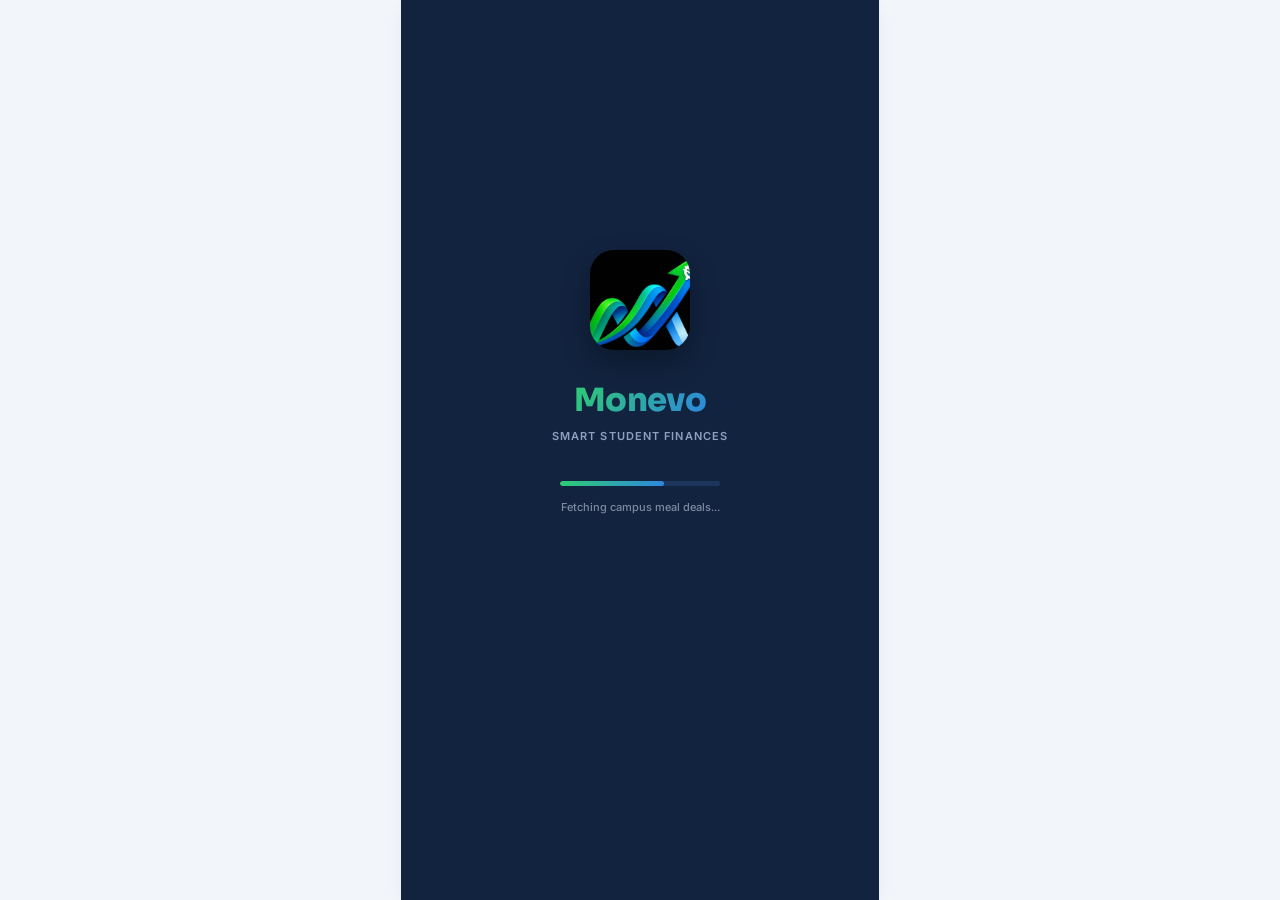
<file: index.html>
<!DOCTYPE html>
<html lang="en">
<head>
  <meta charset="UTF-8">
  <meta name="viewport" content="width=device-width, initial-scale=1.0, maximum-scale=1.0, user-scalable=no">
  <title>Monevo — Smart Money. Smarter Student Life.</title>
  <link rel="manifest" href="manifest.json">
  <meta name="theme-color" content="#12233F">
  <meta name="apple-mobile-web-app-capable" content="yes">
  <meta name="apple-mobile-web-app-status-bar-style" content="black-translucent">
  <meta name="apple-mobile-web-app-title" content="Monevo">
  <link rel="apple-touch-icon" href="images/icon-192.png">
  <link rel="icon" type="image/png" href="images/monevo-logo.png">
  <link rel="preconnect" href="https://fonts.googleapis.com">
  <link href="https://fonts.googleapis.com/css2?family=Sora:wght@400;600;700;800&family=Inter:wght@400;500;600;700&family=IBM+Plex+Mono:wght@500;600;700&display=swap" rel="stylesheet">
  <link rel="stylesheet" href="css/style.css">
  <style>
    .splash-view {
      flex: 1;
      display: flex;
      flex-direction: column;
      align-items: center;
      justify-content: center;
      background: var(--navy);
      color: #FFFFFF;
      position: relative;
      padding: 32px 24px;
      text-align: center;
    }
    .logo-container {
      margin-bottom: 20px;
      animation: pulseGlow 2.5s infinite ease-in-out;
    }
    @keyframes pulseGlow {
      0%, 100% { transform: scale(1); filter: drop-shadow(0 0 10px rgba(46, 204, 113, 0.4)); }
      50% { transform: scale(1.05); filter: drop-shadow(0 0 24px rgba(46, 134, 222, 0.7)); }
    }
    .splash-title {
      font-family: var(--font-brand);
      font-weight: 800;
      font-size: 32px;
      letter-spacing: -0.02em;
      background: var(--grad);
      -webkit-background-clip: text;
      background-clip: text;
      color: transparent;
      margin-bottom: 6px;
    }
    .splash-tagline {
      color: #8DA0BF;
      font-size: 11px;
      font-weight: 600;
      letter-spacing: 0.1em;
      text-transform: uppercase;
      margin-bottom: 36px;
    }
    .progress-track {
      width: 160px;
      height: 5px;
      background: #1C355C;
      border-radius: 6px;
      overflow: hidden;
      margin-bottom: 14px;
    }
    .progress-bar-inner {
      width: 0%;
      height: 100%;
      background: var(--grad);
      border-radius: 6px;
      transition: width 0.3s ease;
    }
    .loading-status {
      font-size: 11px;
      color: #7C8AA0;
      font-weight: 500;
      min-height: 16px;
    }
    .splash-actions {
      margin-top: 32px;
      display: flex;
      flex-direction: column;
      gap: 10px;
      width: 100%;
      max-width: 260px;
      opacity: 0;
      transform: translateY(12px);
      transition: all 0.5s ease;
    }
    .splash-actions.visible {
      opacity: 1;
      transform: translateY(0);
    }
  </style>
</head>
<body>

<div class="app-viewport">
  <div class="app-container">
    <div class="splash-view">
      <div class="logo-container">
        <img src="images/monevo-logo.png" alt="Monevo Logo" style="width: 100px; height: 100px; border-radius: 24px; object-fit: cover; box-shadow: 0 12px 28px rgba(0,0,0,0.3);">
      </div>

      <div class="splash-title">Monevo</div>
      <div class="splash-tagline">Smart Student Finances</div>

      <div class="progress-track">
        <div class="progress-bar-inner" id="splashProgress"></div>
      </div>
      <div class="loading-status" id="splashStatus">Initializing student wallet...</div>

      <div class="splash-actions" id="splashActions">
        <a href="pages/dashboard.html" class="btn-grad" style="padding: 14px;">Enter Demo Dashboard →</a>
        <a href="pages/login.html" class="btn-secondary" style="background: rgba(255,255,255,0.08); color: #fff; border-color: rgba(255,255,255,0.15);">Log In / Register</a>
      </div>
    </div>
  </div>
</div>

<script src="js/app.js"></script>
<script>
  // Simulated App Preload Progress
  const progressEl = document.getElementById('splashProgress');
  const statusEl = document.getElementById('splashStatus');
  const actionsEl = document.getElementById('splashActions');

  const steps = [
    { pct: 30, text: 'Loading semester budgets...' },
    { pct: 65, text: 'Fetching campus meal deals...' },
    { pct: 90, text: 'Syncing savings goals...' },
    { pct: 100, text: 'Ready!' }
  ];

  let currentStep = 0;
  function runStep() {
    if (currentStep < steps.length) {
      progressEl.style.width = steps[currentStep].pct + '%';
      statusEl.textContent = steps[currentStep].text;
      currentStep++;
      setTimeout(runStep, 450);
    } else {
      setTimeout(() => {
        actionsEl.classList.add('visible');
        statusEl.textContent = 'Welcome back, Alex!';
      }, 200);
    }
  }

  setTimeout(runStep, 300);
</script>
</body>
</html>
</file>
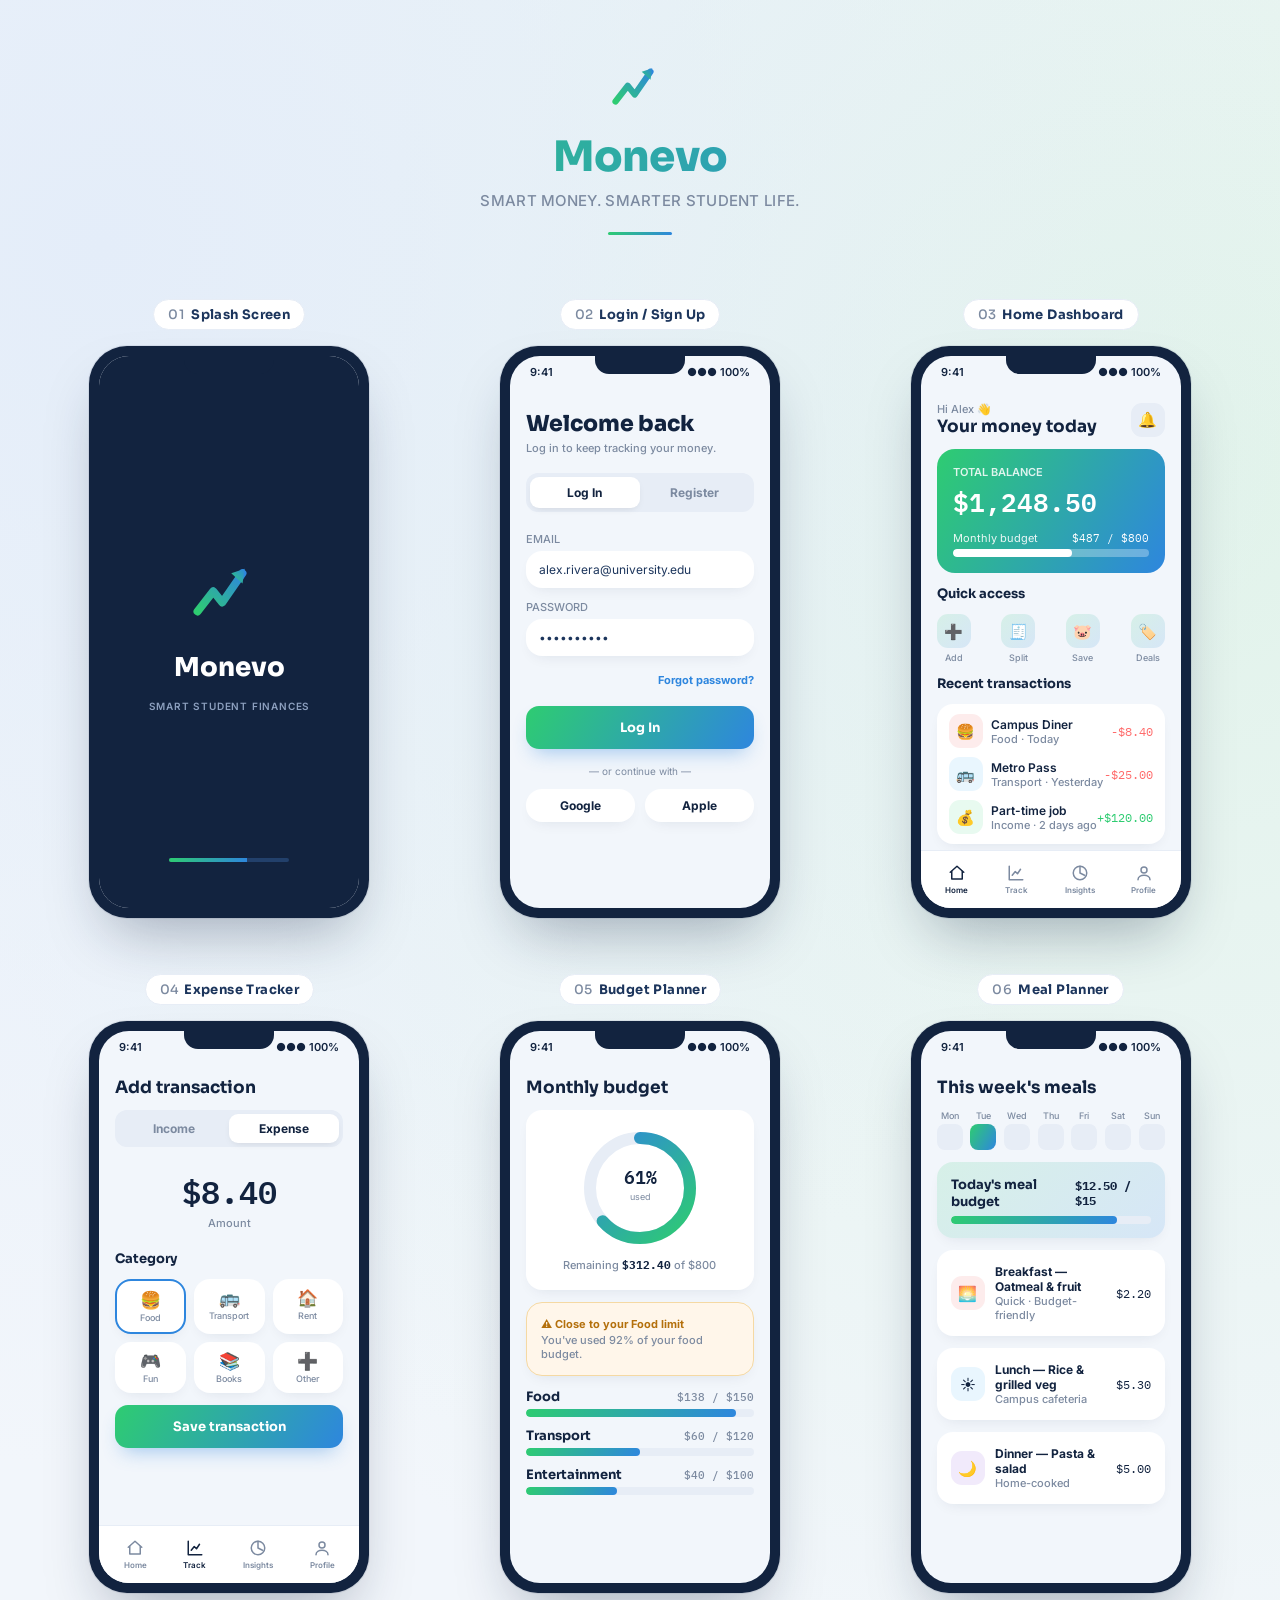
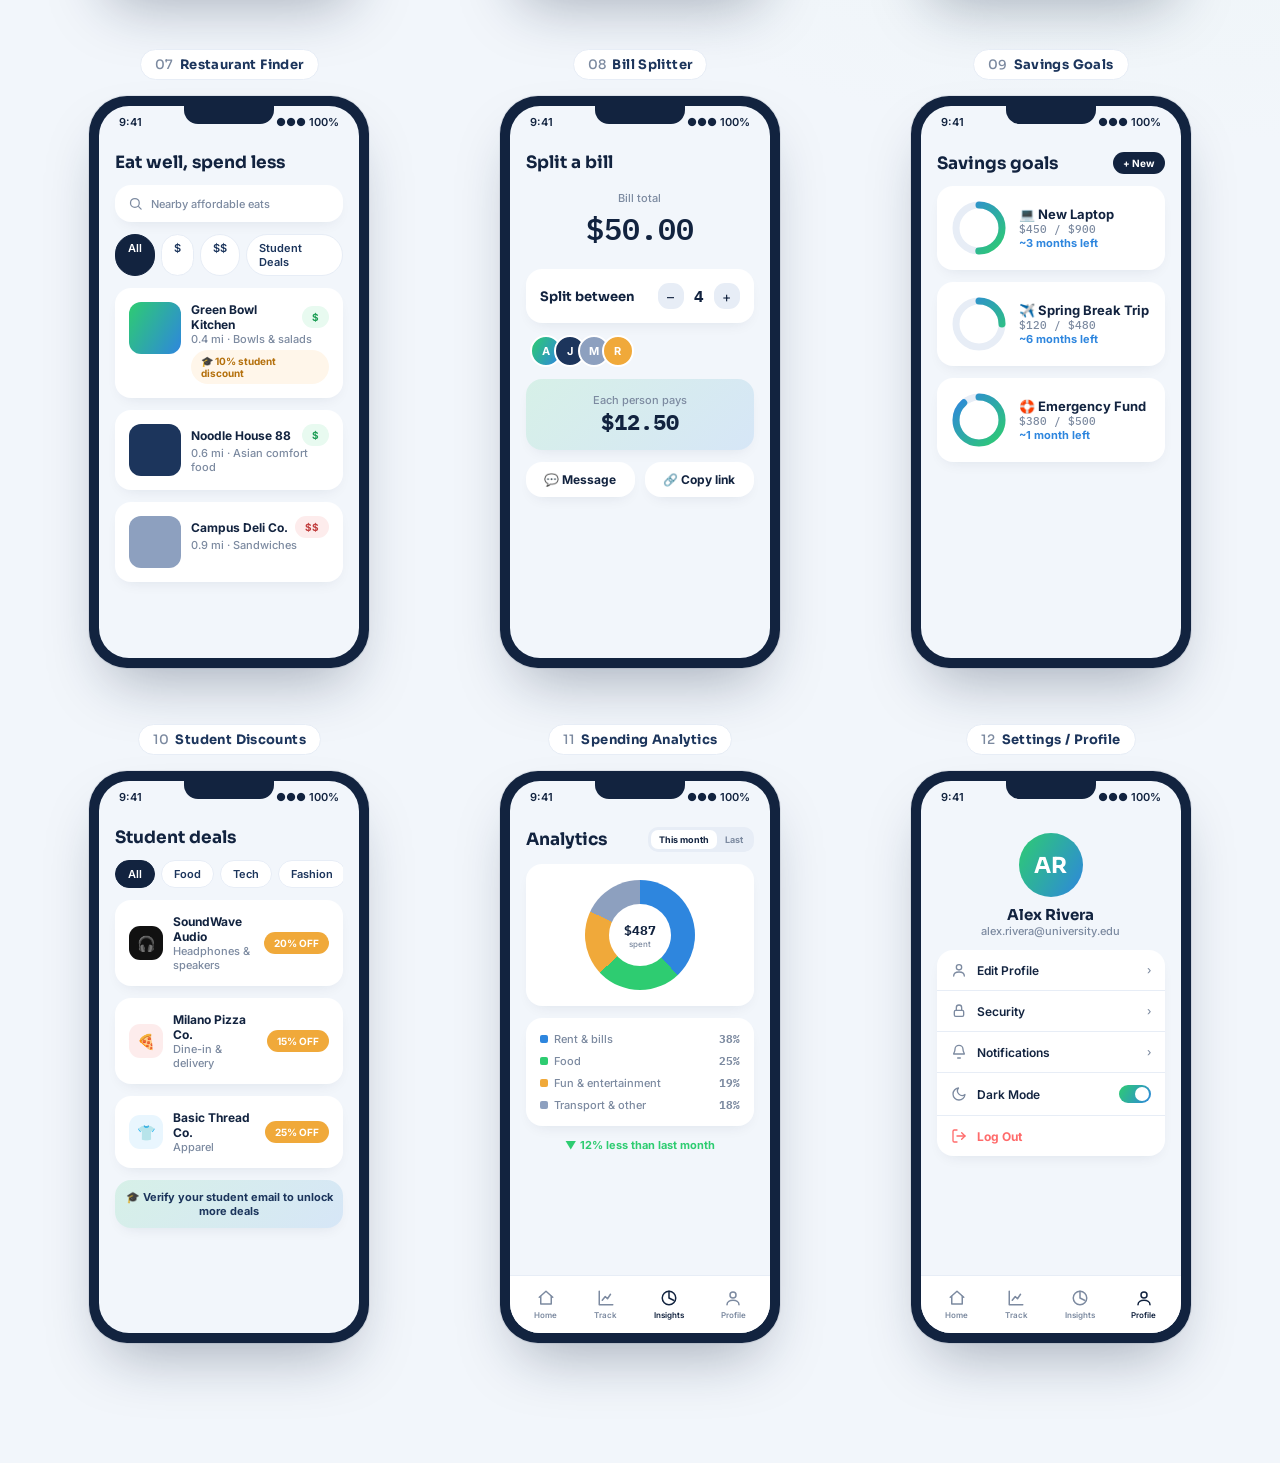
<file: monevo_app_screens.html>
<!DOCTYPE html>
<html lang="en">
<head>
<meta charset="UTF-8">
<title>Monevo — App Screens</title>
<link rel="preconnect" href="https://fonts.googleapis.com">
<link href="https://fonts.googleapis.com/css2?family=Sora:wght@400;600;700;800&family=Inter:wght@400;500;600;700&family=IBM+Plex+Mono:wght@500;600&display=swap" rel="stylesheet">
<style>
:root{
  --navy:#12233F;
  --navy-2:#1C355C;
  --green:#2ECC71;
  --blue:#2E86DE;
  --bg:#F2F6FB;
  --card:#FFFFFF;
  --slate:#7C8AA0;
  --slate-light:#E7EDF6;
  --coral:#FF6B6B;
  --gold:#F0A93A;
  --grad: linear-gradient(120deg, var(--green), var(--blue));
  --grad-soft: linear-gradient(135deg, rgba(46,204,113,0.14), rgba(46,134,222,0.14));
}
*{box-sizing:border-box; margin:0; padding:0;}
body{
  background:
    radial-gradient(circle at 8% 8%, #E4EDF9 0%, transparent 40%),
    radial-gradient(circle at 92% 15%, #E1F3EA 0%, transparent 45%),
    var(--bg);
  font-family:'Inter',sans-serif;
  color:var(--navy);
  padding:56px 40px 120px;
}
.mono{ font-family:'IBM Plex Mono',monospace; }

/* ---------- Hero ---------- */
.hero{ max-width:900px; margin:0 auto 64px; text-align:center; }
.hero .mark{
  width:56px; height:56px; margin:0 auto 18px; display:flex; align-items:center; justify-content:center;
}
.hero h1{
  font-family:'Sora',sans-serif; font-weight:800; font-size:42px; letter-spacing:-0.02em;
  background:var(--grad); -webkit-background-clip:text; background-clip:text; color:transparent;
}
.hero p{ color:var(--slate); font-size:15px; margin-top:8px; font-weight:500; letter-spacing:0.02em;}
.hero .rule{ width:64px; height:3px; background:var(--grad); border-radius:2px; margin:22px auto 0; }

/* ---------- Gallery grid ---------- */
.gallery{
  max-width:1400px; margin:0 auto;
  display:grid; grid-template-columns:repeat(auto-fit, minmax(280px,1fr)); gap:56px 32px;
}
.slot{ display:flex; flex-direction:column; align-items:center; }
.slot .tag{
  font-family:'Sora',sans-serif; font-weight:700; font-size:13px; color:var(--navy-2);
  background:var(--card); border:1px solid var(--slate-light); border-radius:20px; padding:6px 14px;
  margin-bottom:16px; letter-spacing:0.03em;
}
.slot .tag span{ color:var(--slate); font-weight:500; margin-right:6px;}

/* ---------- Phone frame ---------- */
.phone{
  width:280px; height:572px; background:var(--navy); border-radius:38px; padding:10px;
  box-shadow: 0 30px 60px -20px rgba(18,35,63,0.35), 0 0 0 1px rgba(18,35,63,0.08);
}
.screen{
  width:100%; height:100%; background:var(--bg); border-radius:30px; overflow:hidden; position:relative;
  display:flex; flex-direction:column;
}
.statusbar{
  height:32px; flex:none; display:flex; align-items:center; justify-content:space-between;
  padding:0 20px; font-size:11px; font-weight:600; color:var(--navy);
}
.notch{
  position:absolute; top:0; left:50%; transform:translateX(-50%);
  width:90px; height:18px; background:var(--navy); border-radius:0 0 14px 14px; z-index:5;
}
.content{ flex:1; overflow:hidden; padding:14px 16px; display:flex; flex-direction:column; gap:12px; }
.content.nopad{ padding:0; }

/* bottom nav */
.tabbar{
  flex:none; height:58px; background:var(--card); border-top:1px solid var(--slate-light);
  display:flex; align-items:center; justify-content:space-around; padding:0 6px;
}
.tabbar .tab{ display:flex; flex-direction:column; align-items:center; gap:3px; }
.tabbar .dot{ width:20px; height:20px; }
.tabbar .lbl{ font-size:8px; color:var(--slate); font-weight:600; }
.tabbar .tab.active .lbl{ color:var(--navy); }

/* generic bits */
.card{ background:var(--card); border-radius:16px; padding:14px; box-shadow:0 6px 16px -8px rgba(18,35,63,0.12); }
.h1{ font-family:'Sora',sans-serif; font-weight:700; font-size:17px; }
.h2{ font-family:'Sora',sans-serif; font-weight:700; font-size:13px; }
.small{ font-size:11px; color:var(--slate); font-weight:500; }
.pill{ border-radius:999px; padding:5px 10px; font-size:10px; font-weight:700; }
.row{ display:flex; align-items:center; justify-content:space-between; }
.icon-badge{
  width:34px; height:34px; border-radius:11px; display:flex; align-items:center; justify-content:center;
  font-size:15px; flex:none;
}
.bar-track{ height:8px; border-radius:6px; background:var(--slate-light); overflow:hidden; }
.bar-fill{ height:100%; border-radius:6px; background:var(--grad); }
.btn-grad{
  background:var(--grad); color:#fff; text-align:center; font-family:'Sora',sans-serif; font-weight:700;
  font-size:13px; border-radius:13px; padding:13px; box-shadow:0 10px 20px -8px rgba(46,134,222,0.45);
}
.chip{
  border-radius:999px; padding:6px 12px; font-size:11px; font-weight:600; background:var(--card);
  border:1px solid var(--slate-light); color:var(--navy-2);
}
.chip.on{ background:var(--navy); color:#fff; border-color:var(--navy); }
svg.ic{ width:18px; height:18px; stroke:currentColor; fill:none; stroke-width:2; stroke-linecap:round; stroke-linejoin:round; }
</style>
</head>
<body>

<div class="hero">
  <svg class="mark" viewBox="0 0 64 64">
    <defs><linearGradient id="hg" x1="0" y1="1" x2="1" y2="0">
      <stop offset="0" stop-color="#2ECC71"/><stop offset="1" stop-color="#2E86DE"/>
    </linearGradient></defs>
    <path d="M4 52 L18 34 L26 44 L44 18" stroke="url(#hg)" stroke-width="7" fill="none" stroke-linecap="round" stroke-linejoin="round"/>
    <path d="M34 18 L46 14 L44 27" fill="url(#hg)"/>
  </svg>
  <h1>Monevo</h1>
  <p>SMART MONEY. SMARTER STUDENT LIFE.</p>
  <div class="rule"></div>
</div>

<div class="gallery">

<!-- 1. SPLASH -->
<div class="slot">
  <div class="tag"><span>01</span>Splash Screen</div>
  <div class="phone"><div class="screen">
    <div class="notch"></div>
    <div class="content nopad" style="align-items:center;justify-content:center;background:var(--navy);position:relative;">
      <svg width="72" height="72" viewBox="0 0 64 64" style="margin-bottom:14px;">
        <path d="M4 52 L18 34 L26 44 L44 18" stroke="url(#hg)" stroke-width="7" fill="none" stroke-linecap="round" stroke-linejoin="round"/>
        <path d="M34 18 L46 14 L44 27" fill="url(#hg)"/>
      </svg>
      <div style="font-family:'Sora',sans-serif;font-weight:800;font-size:26px;color:#fff;">Monevo</div>
      <div style="color:#8DA0BF;font-size:10px;font-weight:600;letter-spacing:0.08em;margin-top:4px;">SMART STUDENT FINANCES</div>
      <div style="position:absolute;bottom:46px;width:120px;height:4px;background:#22406B;border-radius:4px;overflow:hidden;">
        <div style="width:65%;height:100%;background:var(--grad);"></div>
      </div>
    </div>
  </div></div>
</div>

<!-- 2. LOGIN -->
<div class="slot">
  <div class="tag"><span>02</span>Login / Sign Up</div>
  <div class="phone"><div class="screen">
    <div class="notch"></div>
    <div class="statusbar"><span>9:41</span><span>●●● 100%</span></div>
    <div class="content" style="padding-top:22px;">
      <div style="font-family:'Sora',sans-serif;font-weight:800;font-size:22px;">Welcome back</div>
      <div class="small" style="margin-top:-8px;">Log in to keep tracking your money.</div>
      <div style="display:flex;background:var(--slate-light);border-radius:12px;padding:4px;margin-top:6px;">
        <div style="flex:1;text-align:center;padding:8px;background:#fff;border-radius:9px;font-weight:700;font-size:12px;box-shadow:0 3px 8px -4px rgba(0,0,0,0.15);">Log In</div>
        <div style="flex:1;text-align:center;padding:8px;font-weight:700;font-size:12px;color:var(--slate);">Register</div>
      </div>
      <div style="margin-top:8px;">
        <div class="small" style="margin-bottom:5px;">EMAIL</div>
        <div class="card" style="padding:11px 13px;font-size:12px;color:var(--navy-2);">alex.rivera@university.edu</div>
      </div>
      <div>
        <div class="small" style="margin-bottom:5px;">PASSWORD</div>
        <div class="card" style="padding:11px 13px;font-size:12px;color:var(--navy-2);">••••••••••</div>
      </div>
      <div style="text-align:right;"><span class="small" style="color:var(--blue);font-weight:700;">Forgot password?</span></div>
      <div class="btn-grad" style="margin-top:6px;">Log In</div>
      <div style="text-align:center;color:var(--slate);font-size:10px;margin-top:4px;">— or continue with —</div>
      <div style="display:flex;gap:10px;">
        <div class="card" style="flex:1;text-align:center;padding:9px;font-size:12px;font-weight:700;">Google</div>
        <div class="card" style="flex:1;text-align:center;padding:9px;font-size:12px;font-weight:700;">Apple</div>
      </div>
    </div>
  </div></div>
</div>

<!-- 3. HOME DASHBOARD -->
<div class="slot">
  <div class="tag"><span>03</span>Home Dashboard</div>
  <div class="phone"><div class="screen">
    <div class="notch"></div>
    <div class="statusbar"><span>9:41</span><span>●●● 100%</span></div>
    <div class="content">
      <div class="row">
        <div>
          <div class="small">Hi Alex 👋</div>
          <div class="h1">Your money today</div>
        </div>
        <div class="icon-badge" style="background:var(--slate-light);">🔔</div>
      </div>
      <div style="background:var(--grad);border-radius:18px;padding:16px;color:#fff;">
        <div style="font-size:11px;opacity:0.85;font-weight:600;">TOTAL BALANCE</div>
        <div class="mono" style="font-size:26px;font-weight:600;margin-top:2px;">$1,248.50</div>
        <div class="row" style="margin-top:10px;">
          <div style="font-size:11px;opacity:0.9;">Monthly budget</div>
          <div class="mono" style="font-size:11px;">$487 / $800</div>
        </div>
        <div class="bar-track" style="background:rgba(255,255,255,0.3);margin-top:4px;"><div style="width:61%;height:100%;background:#fff;border-radius:6px;"></div></div>
      </div>
      <div class="h2">Quick access</div>
      <div style="display:flex;justify-content:space-between;">
        <div style="text-align:center;"><div class="icon-badge" style="background:var(--grad-soft);margin:0 auto 4px;">➕</div><div class="small" style="font-size:9px;">Add</div></div>
        <div style="text-align:center;"><div class="icon-badge" style="background:var(--grad-soft);margin:0 auto 4px;">🧾</div><div class="small" style="font-size:9px;">Split</div></div>
        <div style="text-align:center;"><div class="icon-badge" style="background:var(--grad-soft);margin:0 auto 4px;">🐷</div><div class="small" style="font-size:9px;">Save</div></div>
        <div style="text-align:center;"><div class="icon-badge" style="background:var(--grad-soft);margin:0 auto 4px;">🏷️</div><div class="small" style="font-size:9px;">Deals</div></div>
      </div>
      <div class="h2">Recent transactions</div>
      <div class="card" style="padding:10px 12px;display:flex;flex-direction:column;gap:9px;">
        <div class="row"><div style="display:flex;align-items:center;gap:8px;"><div class="icon-badge" style="background:#FDECEC;">🍔</div><div><div style="font-size:12px;font-weight:600;">Campus Diner</div><div class="small">Food · Today</div></div></div><div class="mono" style="font-size:12px;color:var(--coral);">-$8.40</div></div>
        <div class="row"><div style="display:flex;align-items:center;gap:8px;"><div class="icon-badge" style="background:#E9F6FE;">🚌</div><div><div style="font-size:12px;font-weight:600;">Metro Pass</div><div class="small">Transport · Yesterday</div></div></div><div class="mono" style="font-size:12px;color:var(--coral);">-$25.00</div></div>
        <div class="row"><div style="display:flex;align-items:center;gap:8px;"><div class="icon-badge" style="background:#E8FAF0;">💰</div><div><div style="font-size:12px;font-weight:600;">Part-time job</div><div class="small">Income · 2 days ago</div></div></div><div class="mono" style="font-size:12px;color:var(--green);">+$120.00</div></div>
      </div>
    </div>
    <div class="tabbar">
      <div class="tab active"><svg class="ic" style="color:var(--navy);" viewBox="0 0 24 24"><path d="M3 11l9-8 9 8"/><path d="M5 10v10h14V10"/></svg><div class="lbl">Home</div></div>
      <div class="tab"><svg class="ic" style="color:var(--slate);" viewBox="0 0 24 24"><path d="M3 3v18h18"/><path d="M7 15l4-5 3 3 4-6"/></svg><div class="lbl">Track</div></div>
      <div class="tab"><svg class="ic" style="color:var(--slate);" viewBox="0 0 24 24"><circle cx="12" cy="12" r="9"/><path d="M12 3v9l6 3"/></svg><div class="lbl">Insights</div></div>
      <div class="tab"><svg class="ic" style="color:var(--slate);" viewBox="0 0 24 24"><circle cx="12" cy="8" r="4"/><path d="M4 21c0-4 4-6 8-6s8 2 8 6"/></svg><div class="lbl">Profile</div></div>
    </div>
  </div></div>
</div>

<!-- 4. EXPENSE TRACKER -->
<div class="slot">
  <div class="tag"><span>04</span>Expense Tracker</div>
  <div class="phone"><div class="screen">
    <div class="notch"></div>
    <div class="statusbar"><span>9:41</span><span>●●● 100%</span></div>
    <div class="content">
      <div class="h1">Add transaction</div>
      <div style="display:flex;background:var(--slate-light);border-radius:12px;padding:4px;">
        <div style="flex:1;text-align:center;padding:7px;font-weight:700;font-size:12px;color:var(--slate);">Income</div>
        <div style="flex:1;text-align:center;padding:7px;background:#fff;border-radius:9px;font-weight:700;font-size:12px;box-shadow:0 3px 8px -4px rgba(0,0,0,0.15);">Expense</div>
      </div>
      <div style="text-align:center;padding:8px 0;">
        <div class="mono" style="font-size:32px;font-weight:600;">$8.40</div>
        <div class="small">Amount</div>
      </div>
      <div class="h2">Category</div>
      <div style="display:grid;grid-template-columns:1fr 1fr 1fr;gap:8px;">
        <div class="card" style="text-align:center;padding:9px 4px;border:2px solid var(--blue);"><div style="font-size:17px;">🍔</div><div class="small" style="font-size:9px;margin-top:2px;">Food</div></div>
        <div class="card" style="text-align:center;padding:9px 4px;"><div style="font-size:17px;">🚌</div><div class="small" style="font-size:9px;margin-top:2px;">Transport</div></div>
        <div class="card" style="text-align:center;padding:9px 4px;"><div style="font-size:17px;">🏠</div><div class="small" style="font-size:9px;margin-top:2px;">Rent</div></div>
        <div class="card" style="text-align:center;padding:9px 4px;"><div style="font-size:17px;">🎮</div><div class="small" style="font-size:9px;margin-top:2px;">Fun</div></div>
        <div class="card" style="text-align:center;padding:9px 4px;"><div style="font-size:17px;">📚</div><div class="small" style="font-size:9px;margin-top:2px;">Books</div></div>
        <div class="card" style="text-align:center;padding:9px 4px;"><div style="font-size:17px;">➕</div><div class="small" style="font-size:9px;margin-top:2px;">Other</div></div>
      </div>
      <div class="btn-grad">Save transaction</div>
    </div>
    <div class="tabbar">
      <div class="tab"><svg class="ic" style="color:var(--slate);" viewBox="0 0 24 24"><path d="M3 11l9-8 9 8"/><path d="M5 10v10h14V10"/></svg><div class="lbl">Home</div></div>
      <div class="tab active"><svg class="ic" style="color:var(--navy);" viewBox="0 0 24 24"><path d="M3 3v18h18"/><path d="M7 15l4-5 3 3 4-6"/></svg><div class="lbl">Track</div></div>
      <div class="tab"><svg class="ic" style="color:var(--slate);" viewBox="0 0 24 24"><circle cx="12" cy="12" r="9"/><path d="M12 3v9l6 3"/></svg><div class="lbl">Insights</div></div>
      <div class="tab"><svg class="ic" style="color:var(--slate);" viewBox="0 0 24 24"><circle cx="12" cy="8" r="4"/><path d="M4 21c0-4 4-6 8-6s8 2 8 6"/></svg><div class="lbl">Profile</div></div>
    </div>
  </div></div>
</div>

<!-- 5. BUDGET PLANNER -->
<div class="slot">
  <div class="tag"><span>05</span>Budget Planner</div>
  <div class="phone"><div class="screen">
    <div class="notch"></div>
    <div class="statusbar"><span>9:41</span><span>●●● 100%</span></div>
    <div class="content">
      <div class="h1">Monthly budget</div>
      <div class="card" style="text-align:center;padding:18px;">
        <svg width="120" height="120" viewBox="0 0 120 120" style="margin:0 auto;">
          <circle cx="60" cy="60" r="50" stroke="#E7EDF6" stroke-width="12" fill="none"/>
          <circle cx="60" cy="60" r="50" stroke="url(#hg)" stroke-width="12" fill="none" stroke-linecap="round" stroke-dasharray="314" stroke-dashoffset="115" transform="rotate(-90 60 60)"/>
          <text x="60" y="56" text-anchor="middle" font-family="IBM Plex Mono" font-size="18" font-weight="600" fill="#12233F">61%</text>
          <text x="60" y="72" text-anchor="middle" font-family="Inter" font-size="9" fill="#7C8AA0">used</text>
        </svg>
        <div class="small" style="margin-top:6px;">Remaining <span class="mono" style="color:var(--navy);font-weight:700;">$312.40</span> of $800</div>
      </div>
      <div class="card" style="background:#FFF6EA;border:1px solid #F5D9A3;">
        <div style="font-size:11px;font-weight:700;color:#B4700C;">⚠ Close to your Food limit</div>
        <div class="small" style="margin-top:2px;">You've used 92% of your food budget.</div>
      </div>
      <div style="display:flex;flex-direction:column;gap:10px;">
        <div><div class="row" style="margin-bottom:4px;"><span class="h2">Food</span><span class="mono small">$138 / $150</span></div><div class="bar-track"><div class="bar-fill" style="width:92%;"></div></div></div>
        <div><div class="row" style="margin-bottom:4px;"><span class="h2">Transport</span><span class="mono small">$60 / $120</span></div><div class="bar-track"><div class="bar-fill" style="width:50%;"></div></div></div>
        <div><div class="row" style="margin-bottom:4px;"><span class="h2">Entertainment</span><span class="mono small">$40 / $100</span></div><div class="bar-track"><div class="bar-fill" style="width:40%;"></div></div></div>
      </div>
    </div>
  </div></div>
</div>

<!-- 6. MEAL PLANNER -->
<div class="slot">
  <div class="tag"><span>06</span>Meal Planner</div>
  <div class="phone"><div class="screen">
    <div class="notch"></div>
    <div class="statusbar"><span>9:41</span><span>●●● 100%</span></div>
    <div class="content">
      <div class="h1">This week's meals</div>
      <div style="display:flex;justify-content:space-between;">
        <div style="text-align:center;"><div class="small" style="font-size:9px;">Mon</div><div style="width:26px;height:26px;border-radius:8px;background:var(--slate-light);margin-top:3px;"></div></div>
        <div style="text-align:center;"><div class="small" style="font-size:9px;">Tue</div><div style="width:26px;height:26px;border-radius:8px;background:var(--grad);margin-top:3px;"></div></div>
        <div style="text-align:center;"><div class="small" style="font-size:9px;">Wed</div><div style="width:26px;height:26px;border-radius:8px;background:var(--slate-light);margin-top:3px;"></div></div>
        <div style="text-align:center;"><div class="small" style="font-size:9px;">Thu</div><div style="width:26px;height:26px;border-radius:8px;background:var(--slate-light);margin-top:3px;"></div></div>
        <div style="text-align:center;"><div class="small" style="font-size:9px;">Fri</div><div style="width:26px;height:26px;border-radius:8px;background:var(--slate-light);margin-top:3px;"></div></div>
        <div style="text-align:center;"><div class="small" style="font-size:9px;">Sat</div><div style="width:26px;height:26px;border-radius:8px;background:var(--slate-light);margin-top:3px;"></div></div>
        <div style="text-align:center;"><div class="small" style="font-size:9px;">Sun</div><div style="width:26px;height:26px;border-radius:8px;background:var(--slate-light);margin-top:3px;"></div></div>
      </div>
      <div class="card" style="background:var(--grad-soft);">
        <div class="row"><span class="h2">Today's meal budget</span><span class="mono" style="font-size:12px;font-weight:700;">$12.50 / $15</span></div>
        <div class="bar-track" style="margin-top:6px;"><div class="bar-fill" style="width:83%;"></div></div>
      </div>
      <div class="card" style="display:flex;align-items:center;gap:10px;">
        <div class="icon-badge" style="background:#FDECEC;">🌅</div>
        <div style="flex:1;"><div style="font-size:12px;font-weight:700;">Breakfast — Oatmeal & fruit</div><div class="small">Quick · Budget-friendly</div></div>
        <div class="mono" style="font-size:12px;">$2.20</div>
      </div>
      <div class="card" style="display:flex;align-items:center;gap:10px;">
        <div class="icon-badge" style="background:#E9F6FE;">☀️</div>
        <div style="flex:1;"><div style="font-size:12px;font-weight:700;">Lunch — Rice & grilled veg</div><div class="small">Campus cafeteria</div></div>
        <div class="mono" style="font-size:12px;">$5.30</div>
      </div>
      <div class="card" style="display:flex;align-items:center;gap:10px;">
        <div class="icon-badge" style="background:#F1EAFB;">🌙</div>
        <div style="flex:1;"><div style="font-size:12px;font-weight:700;">Dinner — Pasta & salad</div><div class="small">Home-cooked</div></div>
        <div class="mono" style="font-size:12px;">$5.00</div>
      </div>
    </div>
  </div></div>
</div>

<!-- 7. RESTAURANT FINDER -->
<div class="slot">
  <div class="tag"><span>07</span>Restaurant Finder</div>
  <div class="phone"><div class="screen">
    <div class="notch"></div>
    <div class="statusbar"><span>9:41</span><span>●●● 100%</span></div>
    <div class="content">
      <div class="h1">Eat well, spend less</div>
      <div class="card" style="display:flex;align-items:center;gap:8px;padding:11px 13px;">
        <svg class="ic" style="width:15px;height:15px;color:var(--slate);" viewBox="0 0 24 24"><circle cx="11" cy="11" r="7"/><path d="M21 21l-4-4"/></svg>
        <span class="small">Nearby affordable eats</span>
      </div>
      <div style="display:flex;gap:6px;">
        <div class="chip on">All</div><div class="chip">$</div><div class="chip">$$</div><div class="chip">Student Deals</div>
      </div>
      <div class="card" style="display:flex;gap:10px;">
        <div style="width:52px;height:52px;border-radius:12px;background:var(--grad);flex:none;"></div>
        <div style="flex:1;">
          <div class="row"><span style="font-size:12px;font-weight:700;">Green Bowl Kitchen</span><span class="pill" style="background:#E8FAF0;color:#1E9E56;">$</span></div>
          <div class="small">0.4 mi · Bowls & salads</div>
          <div class="pill" style="background:#FFF6EA;color:#B4700C;display:inline-block;margin-top:4px;">🎓 10% student discount</div>
        </div>
      </div>
      <div class="card" style="display:flex;gap:10px;">
        <div style="width:52px;height:52px;border-radius:12px;background:var(--navy-2);flex:none;"></div>
        <div style="flex:1;">
          <div class="row"><span style="font-size:12px;font-weight:700;">Noodle House 88</span><span class="pill" style="background:#E8FAF0;color:#1E9E56;">$</span></div>
          <div class="small">0.6 mi · Asian comfort food</div>
        </div>
      </div>
      <div class="card" style="display:flex;gap:10px;">
        <div style="width:52px;height:52px;border-radius:12px;background:#8DA0BF;flex:none;"></div>
        <div style="flex:1;">
          <div class="row"><span style="font-size:12px;font-weight:700;">Campus Deli Co.</span><span class="pill" style="background:#FDECEC;color:#C13E3E;">$$</span></div>
          <div class="small">0.9 mi · Sandwiches</div>
        </div>
      </div>
    </div>
  </div></div>
</div>

<!-- 8. BILL SPLITTER -->
<div class="slot">
  <div class="tag"><span>08</span>Bill Splitter</div>
  <div class="phone"><div class="screen">
    <div class="notch"></div>
    <div class="statusbar"><span>9:41</span><span>●●● 100%</span></div>
    <div class="content">
      <div class="h1">Split a bill</div>
      <div style="text-align:center;padding:6px 0;">
        <div class="small">Bill total</div>
        <div class="mono" style="font-size:30px;font-weight:600;">$50.00</div>
      </div>
      <div class="card row">
        <span class="h2">Split between</span>
        <div style="display:flex;align-items:center;gap:10px;">
          <div class="icon-badge" style="background:var(--slate-light);width:26px;height:26px;font-size:14px;">–</div>
          <span class="mono" style="font-weight:700;">4</span>
          <div class="icon-badge" style="background:var(--slate-light);width:26px;height:26px;font-size:14px;">+</div>
        </div>
      </div>
      <div style="display:flex;gap:-6px;padding-left:4px;">
        <div style="width:32px;height:32px;border-radius:50%;background:var(--grad);border:2px solid #fff;display:flex;align-items:center;justify-content:center;color:#fff;font-size:11px;font-weight:700;">A</div>
        <div style="width:32px;height:32px;border-radius:50%;background:var(--navy-2);border:2px solid #fff;margin-left:-8px;display:flex;align-items:center;justify-content:center;color:#fff;font-size:11px;font-weight:700;">J</div>
        <div style="width:32px;height:32px;border-radius:50%;background:#8DA0BF;border:2px solid #fff;margin-left:-8px;display:flex;align-items:center;justify-content:center;color:#fff;font-size:11px;font-weight:700;">M</div>
        <div style="width:32px;height:32px;border-radius:50%;background:var(--gold);border:2px solid #fff;margin-left:-8px;display:flex;align-items:center;justify-content:center;color:#fff;font-size:11px;font-weight:700;">R</div>
      </div>
      <div class="card" style="background:var(--grad-soft);text-align:center;">
        <div class="small">Each person pays</div>
        <div class="mono" style="font-size:22px;font-weight:700;">$12.50</div>
      </div>
      <div style="display:flex;gap:10px;">
        <div class="card" style="flex:1;text-align:center;padding:10px;font-size:12px;font-weight:700;">💬 Message</div>
        <div class="card" style="flex:1;text-align:center;padding:10px;font-size:12px;font-weight:700;">🔗 Copy link</div>
      </div>
    </div>
  </div></div>
</div>

<!-- 9. SAVINGS GOALS -->
<div class="slot">
  <div class="tag"><span>09</span>Savings Goals</div>
  <div class="phone"><div class="screen">
    <div class="notch"></div>
    <div class="statusbar"><span>9:41</span><span>●●● 100%</span></div>
    <div class="content">
      <div class="row"><span class="h1">Savings goals</span><span class="pill" style="background:var(--navy);color:#fff;">+ New</span></div>
      <div class="card" style="display:flex;gap:12px;align-items:center;">
        <svg width="56" height="56" viewBox="0 0 56 56"><circle cx="28" cy="28" r="23" stroke="#E7EDF6" stroke-width="7" fill="none"/><circle cx="28" cy="28" r="23" stroke="url(#hg)" stroke-width="7" fill="none" stroke-linecap="round" stroke-dasharray="145" stroke-dashoffset="73" transform="rotate(-90 28 28)"/></svg>
        <div style="flex:1;">
          <div style="font-weight:700;font-size:13px;">💻 New Laptop</div>
          <div class="mono small">$450 / $900</div>
          <div class="small" style="color:var(--blue);font-weight:700;">~3 months left</div>
        </div>
      </div>
      <div class="card" style="display:flex;gap:12px;align-items:center;">
        <svg width="56" height="56" viewBox="0 0 56 56"><circle cx="28" cy="28" r="23" stroke="#E7EDF6" stroke-width="7" fill="none"/><circle cx="28" cy="28" r="23" stroke="url(#hg)" stroke-width="7" fill="none" stroke-linecap="round" stroke-dasharray="145" stroke-dashoffset="109" transform="rotate(-90 28 28)"/></svg>
        <div style="flex:1;">
          <div style="font-weight:700;font-size:13px;">✈️ Spring Break Trip</div>
          <div class="mono small">$120 / $480</div>
          <div class="small" style="color:var(--blue);font-weight:700;">~6 months left</div>
        </div>
      </div>
      <div class="card" style="display:flex;gap:12px;align-items:center;">
        <svg width="56" height="56" viewBox="0 0 56 56"><circle cx="28" cy="28" r="23" stroke="#E7EDF6" stroke-width="7" fill="none"/><circle cx="28" cy="28" r="23" stroke="url(#hg)" stroke-width="7" fill="none" stroke-linecap="round" stroke-dasharray="145" stroke-dashoffset="18" transform="rotate(-90 28 28)"/></svg>
        <div style="flex:1;">
          <div style="font-weight:700;font-size:13px;">🛟 Emergency Fund</div>
          <div class="mono small">$380 / $500</div>
          <div class="small" style="color:var(--blue);font-weight:700;">~1 month left</div>
        </div>
      </div>
    </div>
  </div></div>
</div>

<!-- 10. STUDENT DISCOUNTS -->
<div class="slot">
  <div class="tag"><span>10</span>Student Discounts</div>
  <div class="phone"><div class="screen">
    <div class="notch"></div>
    <div class="statusbar"><span>9:41</span><span>●●● 100%</span></div>
    <div class="content">
      <div class="h1">Student deals</div>
      <div style="display:flex;gap:6px;overflow:hidden;">
        <div class="chip on">All</div><div class="chip">Food</div><div class="chip">Tech</div><div class="chip">Fashion</div>
      </div>
      <div class="card" style="display:flex;align-items:center;gap:10px;">
        <div class="icon-badge" style="background:#111;color:#fff;">🎧</div>
        <div style="flex:1;"><div style="font-size:12px;font-weight:700;">SoundWave Audio</div><div class="small">Headphones & speakers</div></div>
        <div class="pill" style="background:var(--gold);color:#fff;">20% OFF</div>
      </div>
      <div class="card" style="display:flex;align-items:center;gap:10px;">
        <div class="icon-badge" style="background:#FDECEC;">🍕</div>
        <div style="flex:1;"><div style="font-size:12px;font-weight:700;">Milano Pizza Co.</div><div class="small">Dine-in & delivery</div></div>
        <div class="pill" style="background:var(--gold);color:#fff;">15% OFF</div>
      </div>
      <div class="card" style="display:flex;align-items:center;gap:10px;">
        <div class="icon-badge" style="background:#E9F6FE;">👕</div>
        <div style="flex:1;"><div style="font-size:12px;font-weight:700;">Basic Thread Co.</div><div class="small">Apparel</div></div>
        <div class="pill" style="background:var(--gold);color:#fff;">25% OFF</div>
      </div>
      <div class="card" style="background:var(--grad-soft);text-align:center;padding:10px;">
        <div class="small" style="font-weight:700;color:var(--navy-2);">🎓 Verify your student email to unlock more deals</div>
      </div>
    </div>
  </div></div>
</div>

<!-- 11. SPENDING ANALYTICS -->
<div class="slot">
  <div class="tag"><span>11</span>Spending Analytics</div>
  <div class="phone"><div class="screen">
    <div class="notch"></div>
    <div class="statusbar"><span>9:41</span><span>●●● 100%</span></div>
    <div class="content">
      <div class="row"><span class="h1">Analytics</span><div style="display:flex;background:var(--slate-light);border-radius:10px;padding:3px;font-size:9px;font-weight:700;"><span style="padding:4px 8px;background:#fff;border-radius:7px;">This month</span><span style="padding:4px 8px;color:var(--slate);">Last</span></div></div>
      <div class="card" style="text-align:center;padding:16px;">
        <div style="width:110px;height:110px;margin:0 auto;border-radius:50%;background:conic-gradient(var(--blue) 0% 38%, var(--green) 38% 63%, var(--gold) 63% 82%, #8DA0BF 82% 100%);display:flex;align-items:center;justify-content:center;">
          <div style="width:62px;height:62px;border-radius:50%;background:#fff;display:flex;flex-direction:column;align-items:center;justify-content:center;">
            <div class="mono" style="font-size:13px;font-weight:700;">$487</div>
            <div class="small" style="font-size:8px;">spent</div>
          </div>
        </div>
      </div>
      <div class="card" style="display:flex;flex-direction:column;gap:8px;">
        <div class="row"><div style="display:flex;align-items:center;gap:6px;"><span style="width:8px;height:8px;border-radius:2px;background:var(--blue);display:inline-block;"></span><span class="small">Rent & bills</span></div><span class="mono small" style="font-weight:700;">38%</span></div>
        <div class="row"><div style="display:flex;align-items:center;gap:6px;"><span style="width:8px;height:8px;border-radius:2px;background:var(--green);display:inline-block;"></span><span class="small">Food</span></div><span class="mono small" style="font-weight:700;">25%</span></div>
        <div class="row"><div style="display:flex;align-items:center;gap:6px;"><span style="width:8px;height:8px;border-radius:2px;background:var(--gold);display:inline-block;"></span><span class="small">Fun & entertainment</span></div><span class="mono small" style="font-weight:700;">19%</span></div>
        <div class="row"><div style="display:flex;align-items:center;gap:6px;"><span style="width:8px;height:8px;border-radius:2px;background:#8DA0BF;display:inline-block;"></span><span class="small">Transport & other</span></div><span class="mono small" style="font-weight:700;">18%</span></div>
      </div>
      <div class="small" style="text-align:center;color:var(--green);font-weight:700;">▼ 12% less than last month</div>
    </div>
    <div class="tabbar">
      <div class="tab"><svg class="ic" style="color:var(--slate);" viewBox="0 0 24 24"><path d="M3 11l9-8 9 8"/><path d="M5 10v10h14V10"/></svg><div class="lbl">Home</div></div>
      <div class="tab"><svg class="ic" style="color:var(--slate);" viewBox="0 0 24 24"><path d="M3 3v18h18"/><path d="M7 15l4-5 3 3 4-6"/></svg><div class="lbl">Track</div></div>
      <div class="tab active"><svg class="ic" style="color:var(--navy);" viewBox="0 0 24 24"><circle cx="12" cy="12" r="9"/><path d="M12 3v9l6 3"/></svg><div class="lbl">Insights</div></div>
      <div class="tab"><svg class="ic" style="color:var(--slate);" viewBox="0 0 24 24"><circle cx="12" cy="8" r="4"/><path d="M4 21c0-4 4-6 8-6s8 2 8 6"/></svg><div class="lbl">Profile</div></div>
    </div>
  </div></div>
</div>

<!-- 12. SETTINGS / PROFILE -->
<div class="slot">
  <div class="tag"><span>12</span>Settings / Profile</div>
  <div class="phone"><div class="screen">
    <div class="notch"></div>
    <div class="statusbar"><span>9:41</span><span>●●● 100%</span></div>
    <div class="content">
      <div style="text-align:center;padding-top:6px;">
        <div style="width:64px;height:64px;border-radius:50%;background:var(--grad);margin:0 auto;display:flex;align-items:center;justify-content:center;color:#fff;font-family:'Sora',sans-serif;font-weight:700;font-size:22px;">AR</div>
        <div style="font-family:'Sora',sans-serif;font-weight:700;font-size:15px;margin-top:8px;">Alex Rivera</div>
        <div class="small">alex.rivera@university.edu</div>
      </div>
      <div class="card" style="padding:0;overflow:hidden;">
        <div class="row" style="padding:12px 14px;border-bottom:1px solid var(--slate-light);"><span style="display:flex;align-items:center;gap:10px;font-size:12px;font-weight:600;"><svg class="ic" style="width:16px;height:16px;color:var(--slate);" viewBox="0 0 24 24"><circle cx="12" cy="8" r="4"/><path d="M4 21c0-4 4-6 8-6s8 2 8 6"/></svg>Edit Profile</span><span class="small">›</span></div>
        <div class="row" style="padding:12px 14px;border-bottom:1px solid var(--slate-light);"><span style="display:flex;align-items:center;gap:10px;font-size:12px;font-weight:600;"><svg class="ic" style="width:16px;height:16px;color:var(--slate);" viewBox="0 0 24 24"><rect x="5" y="11" width="14" height="9" rx="2"/><path d="M8 11V7a4 4 0 018 0v4"/></svg>Security</span><span class="small">›</span></div>
        <div class="row" style="padding:12px 14px;border-bottom:1px solid var(--slate-light);"><span style="display:flex;align-items:center;gap:10px;font-size:12px;font-weight:600;"><svg class="ic" style="width:16px;height:16px;color:var(--slate);" viewBox="0 0 24 24"><path d="M18 8a6 6 0 00-12 0c0 4-2 5-2 7h16c0-2-2-3-2-7"/><path d="M10 21h4"/></svg>Notifications</span><span class="small">›</span></div>
        <div class="row" style="padding:12px 14px;border-bottom:1px solid var(--slate-light);">
          <span style="display:flex;align-items:center;gap:10px;font-size:12px;font-weight:600;"><svg class="ic" style="width:16px;height:16px;color:var(--slate);" viewBox="0 0 24 24"><path d="M21 12.8A9 9 0 1111.2 3 7 7 0 0021 12.8z"/></svg>Dark Mode</span>
          <div style="width:32px;height:18px;border-radius:10px;background:var(--grad);position:relative;"><div style="width:14px;height:14px;border-radius:50%;background:#fff;position:absolute;top:2px;right:2px;"></div></div>
        </div>
        <div class="row" style="padding:12px 14px;"><span style="display:flex;align-items:center;gap:10px;font-size:12px;font-weight:700;color:var(--coral);"><svg class="ic" style="width:16px;height:16px;color:var(--coral);" viewBox="0 0 24 24"><path d="M9 21H5a2 2 0 01-2-2V5a2 2 0 012-2h4"/><path d="M16 17l5-5-5-5"/><path d="M21 12H9"/></svg>Log Out</span></div>
      </div>
    </div>
    <div class="tabbar">
      <div class="tab"><svg class="ic" style="color:var(--slate);" viewBox="0 0 24 24"><path d="M3 11l9-8 9 8"/><path d="M5 10v10h14V10"/></svg><div class="lbl">Home</div></div>
      <div class="tab"><svg class="ic" style="color:var(--slate);" viewBox="0 0 24 24"><path d="M3 3v18h18"/><path d="M7 15l4-5 3 3 4-6"/></svg><div class="lbl">Track</div></div>
      <div class="tab"><svg class="ic" style="color:var(--slate);" viewBox="0 0 24 24"><circle cx="12" cy="12" r="9"/><path d="M12 3v9l6 3"/></svg><div class="lbl">Insights</div></div>
      <div class="tab active"><svg class="ic" style="color:var(--navy);" viewBox="0 0 24 24"><circle cx="12" cy="8" r="4"/><path d="M4 21c0-4 4-6 8-6s8 2 8 6"/></svg><div class="lbl">Profile</div></div>
    </div>
  </div></div>
</div>

</div>

<svg width="0" height="0" style="position:absolute;">
  <defs><linearGradient id="hg" x1="0" y1="1" x2="1" y2="0"><stop offset="0" stop-color="#2ECC71"/><stop offset="1" stop-color="#2E86DE"/></linearGradient></defs>
</svg>

</body>
</html>
</file>
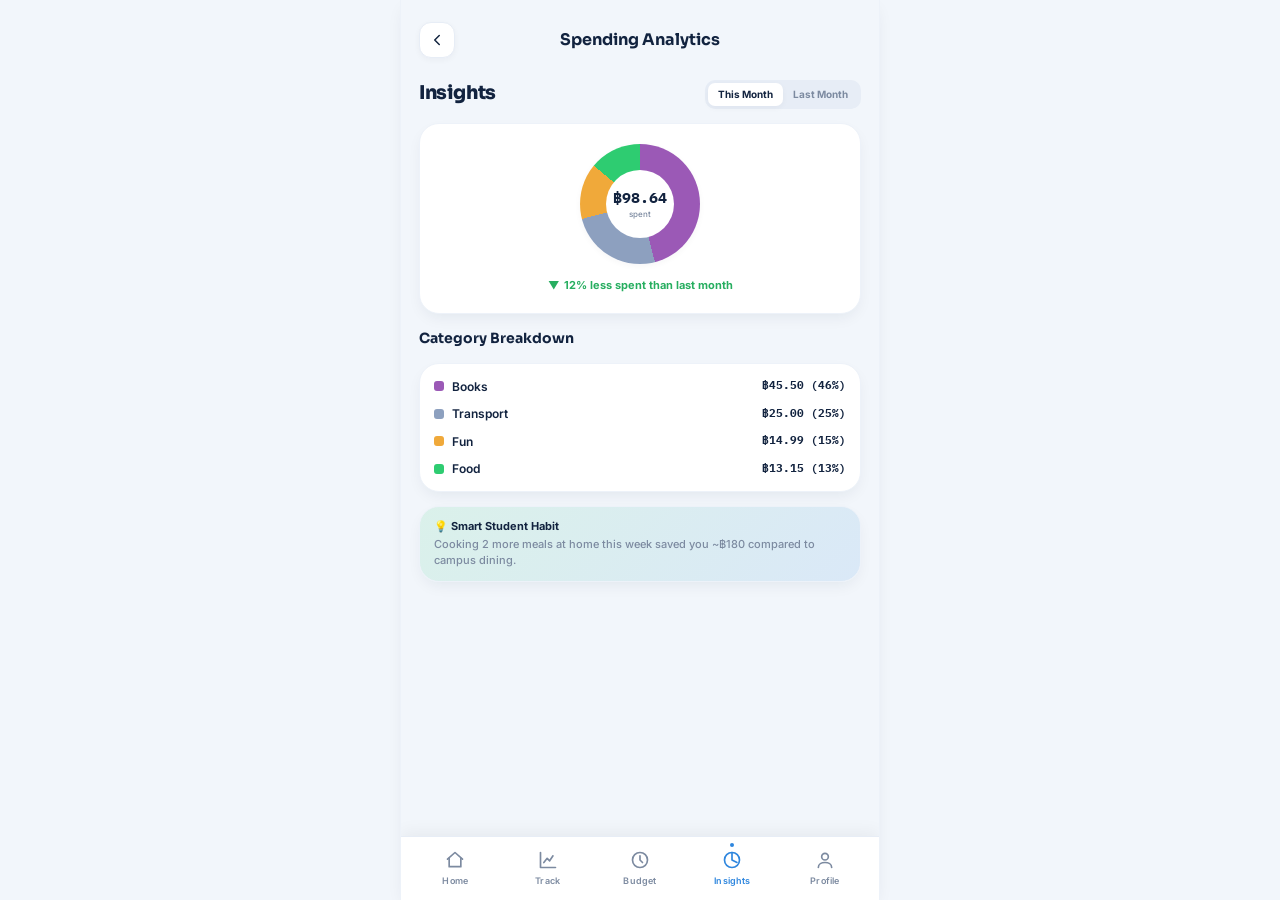
<file: pages/analytics.html>
<!DOCTYPE html>
<html lang="en">
<head>
  <meta charset="UTF-8">
  <meta name="viewport" content="width=device-width, initial-scale=1.0, maximum-scale=1.0, user-scalable=no">
  <title>Monevo — Spending Analytics</title>
  <link rel="manifest" href="../manifest.json">
  <meta name="theme-color" content="#12233F">
  <meta name="apple-mobile-web-app-capable" content="yes">
  <meta name="apple-mobile-web-app-status-bar-style" content="black-translucent">
  <meta name="apple-mobile-web-app-title" content="Monevo">
  <link rel="apple-touch-icon" href="../images/icon-192.png">
  <link rel="icon" type="image/png" href="../images/monevo-logo.png">
  <link rel="preconnect" href="https://fonts.googleapis.com">
  <link href="https://fonts.googleapis.com/css2?family=Sora:wght@400;600;700;800&family=Inter:wght@400;500;600;700&family=IBM+Plex+Mono:wght@500;600;700&display=swap" rel="stylesheet">
  <link rel="stylesheet" href="../css/style.css">
  <style>
    .donut-chart-box {
      width: 120px;
      height: 120px;
      margin: 0 auto;
      border-radius: 50%;
      background: conic-gradient(
        var(--blue) 0% 38%,
        var(--green) 38% 63%,
        var(--gold) 63% 82%,
        #8DA0BF 82% 100%
      );
      display: flex;
      align-items: center;
      justify-content: center;
      box-shadow: var(--shadow-sm);
    }
    .donut-chart-hole {
      width: 68px;
      height: 68px;
      border-radius: 50%;
      background: var(--card);
      display: flex;
      flex-direction: column;
      align-items: center;
      justify-content: center;
    }
  </style>
</head>
<body>

<div class="app-viewport">
  <div class="app-container" style="padding-top: 14px;">

      <!-- App Header -->
      <div class="app-header">
        <a href="dashboard.html" class="header-back">
          <svg class="ic" viewBox="0 0 24 24"><path d="M15 18l-6-6 6-6"/></svg>
        </a>
        <div class="header-title">Spending Analytics</div>
        <div style="width: 36px;"></div>
      </div>

      <div class="main-content" style="gap: 14px;">
        <!-- Timeframe Switcher -->
        <div class="row">
          <div class="h1">Insights</div>
          <div style="display: flex; background: var(--border-light); border-radius: 10px; padding: 3px; font-size: 10px; font-weight: 700;">
            <span id="tabThisMonth" onclick="switchAnalyticsMonth('this')" style="padding: 4px 10px; background: var(--card); border-radius: 7px; cursor: pointer; box-shadow: var(--shadow-sm);">This Month</span>
            <span id="tabLastMonth" onclick="switchAnalyticsMonth('last')" style="padding: 4px 10px; color: var(--text-muted); cursor: pointer;">Last Month</span>
          </div>
        </div>

        <!-- Donut Visual Card -->
        <div class="card" style="text-align: center; padding: 20px 14px;">
          <div class="donut-chart-box" id="donutChart">
            <div class="donut-chart-hole">
              <div class="mono" id="donutTotalSpent" style="font-size: 15px; font-weight: 700;">$487</div>
              <div class="sub-text" style="font-size: 8px;">spent</div>
            </div>
          </div>
          <div class="sub-text" style="color: var(--green-dark); font-weight: 700; margin-top: 14px; display: flex; align-items: center; justify-content: center; gap: 4px;">
            <span>▼</span> 12% less spent than last month
          </div>
        </div>

        <!-- Breakdown List -->
        <div class="h2">Category Breakdown</div>
        <div class="card" style="display: flex; flex-direction: column; gap: 10px; padding: 14px;" id="analyticsBreakdownList">
          <div class="row">
            <div style="display: flex; align-items: center; gap: 8px;">
              <span style="width: 10px; height: 10px; border-radius: 3px; background: var(--blue); display: inline-block;"></span>
              <span class="sub-text" style="font-size: 12px; font-weight: 600; color: var(--text-main);">Rent & Utilities</span>
            </div>
            <span class="mono sub-text" style="font-weight: 700; color: var(--text-main);">$185.00 (38%)</span>
          </div>
          <div class="row">
            <div style="display: flex; align-items: center; gap: 8px;">
              <span style="width: 10px; height: 10px; border-radius: 3px; background: var(--green); display: inline-block;"></span>
              <span class="sub-text" style="font-size: 12px; font-weight: 600; color: var(--text-main);">Campus Food & Dining</span>
            </div>
            <span class="mono sub-text" style="font-weight: 700; color: var(--text-main);">$121.75 (25%)</span>
          </div>
          <div class="row">
            <div style="display: flex; align-items: center; gap: 8px;">
              <span style="width: 10px; height: 10px; border-radius: 3px; background: var(--gold); display: inline-block;"></span>
              <span class="sub-text" style="font-size: 12px; font-weight: 600; color: var(--text-main);">Fun & Entertainment</span>
            </div>
            <span class="mono sub-text" style="font-weight: 700; color: var(--text-main);">$92.50 (19%)</span>
          </div>
          <div class="row">
            <div style="display: flex; align-items: center; gap: 8px;">
              <span style="width: 10px; height: 10px; border-radius: 3px; background: #8DA0BF; display: inline-block;"></span>
              <span class="sub-text" style="font-size: 12px; font-weight: 600; color: var(--text-main);">Transport & Books</span>
            </div>
            <span class="mono sub-text" style="font-weight: 700; color: var(--text-main);">$87.75 (18%)</span>
          </div>
        </div>

        <!-- Student Insight Tip -->
        <div class="card" style="background: var(--grad-soft); padding: 12px 14px;">
          <div style="font-size: 11px; font-weight: 700; color: var(--navy);">💡 Smart Student Habit</div>
          <div class="sub-text" style="margin-top: 2px;">Cooking 2 more meals at home this week saved you ~฿180 compared to campus dining.</div>
        </div>

      </div>

      <!-- Bottom Navigation Bar -->
      <div class="tabbar">
        <a href="dashboard.html" class="tab-item" data-tab="home">
          <svg viewBox="0 0 24 24"><path d="M3 11l9-8 9 8"/><path d="M5 10v10h14V10"/></svg>
          <span class="tab-lbl">Home</span>
        </a>
        <a href="expenses.html" class="tab-item" data-tab="track">
          <svg viewBox="0 0 24 24"><path d="M3 3v18h18"/><path d="M7 15l4-5 3 3 4-6"/></svg>
          <span class="tab-lbl">Track</span>
        </a>
        <a href="budget.html" class="tab-item" data-tab="budget">
          <svg viewBox="0 0 24 24"><circle cx="12" cy="12" r="9"/><path d="M12 7v5l3 3"/></svg>
          <span class="tab-lbl">Budget</span>
        </a>
        <a href="analytics.html" class="tab-item active" data-tab="insights">
          <svg viewBox="0 0 24 24"><circle cx="12" cy="12" r="9"/><path d="M12 3v9l6 3"/></svg>
          <span class="tab-lbl">Insights</span>
        </a>
        <a href="profile.html" class="tab-item" data-tab="profile">
          <svg viewBox="0 0 24 24"><circle cx="12" cy="8" r="4"/><path d="M4 21c0-4 4-6 8-6s8 2 8 6"/></svg>
          <span class="tab-lbl">Profile</span>
        </a>
      </div>
    </div>
  </div>
</div>

<script src="../js/app.js"></script>
<script>
  function renderAnalytics(monthType = 'this') {
    const tabThis = document.getElementById('tabThisMonth');
    const tabLast = document.getElementById('tabLastMonth');
    const totalEl = document.getElementById('donutTotalSpent');
    const breakdownList = document.getElementById('analyticsBreakdownList');
    const donutChart = document.getElementById('donutChart');

    if (monthType === 'last') {
      tabLast.style.background = 'var(--card)';
      tabLast.style.color = 'var(--text-main)';
      tabLast.style.boxShadow = 'var(--shadow-sm)';
      tabThis.style.background = 'transparent';
      tabThis.style.color = 'var(--text-muted)';
      tabThis.style.boxShadow = 'none';
    } else {
      tabThis.style.background = 'var(--card)';
      tabThis.style.color = 'var(--text-main)';
      tabThis.style.boxShadow = 'var(--shadow-sm)';
      tabLast.style.background = 'transparent';
      tabLast.style.color = 'var(--text-muted)';
      tabLast.style.boxShadow = 'none';
    }

    const txs = MonevoStore.state.transactions.filter(t => t.type === 'expense');
    const categoryTotals = {};
    let totalExpense = 0;

    txs.forEach(t => {
      const cat = t.category || 'Other';
      const amt = Number(t.amount);
      categoryTotals[cat] = (categoryTotals[cat] || 0) + amt;
      totalExpense += amt;
    });

    if (totalExpense === 0) totalExpense = 1; // avoid division by zero

    totalEl.textContent = MonevoUI.formatCurrency(monthType === 'last' ? totalExpense * 1.12 : totalExpense);

    const colors = {
      'Food': 'var(--green)',
      'Transport': '#8DA0BF',
      'Rent': 'var(--blue)',
      'Fun': 'var(--gold)',
      'Books': 'var(--purple)',
      'Other': '#A3B1C6'
    };

    let html = '';
    let conicSegments = [];
    let currentDeg = 0;

    const sortedCats = Object.entries(categoryTotals).sort((a, b) => b[1] - a[1]);

    sortedCats.forEach(([cat, amt]) => {
      const pct = Math.round((amt / totalExpense) * 100);
      const color = colors[cat] || 'var(--blue)';
      const nextDeg = currentDeg + pct;
      conicSegments.push(`${color} ${currentDeg}% ${nextDeg}%`);
      currentDeg = nextDeg;

      html += `
        <div class="row">
          <div style="display: flex; align-items: center; gap: 8px;">
            <span style="width: 10px; height: 10px; border-radius: 3px; background: ${color}; display: inline-block;"></span>
            <span class="sub-text" style="font-size: 12px; font-weight: 600; color: var(--text-main);">${cat}</span>
          </div>
          <span class="mono sub-text" style="font-weight: 700; color: var(--text-main);">${MonevoUI.formatCurrency(amt)} (${pct}%)</span>
        </div>
      `;
    });

    if (conicSegments.length > 0) {
      donutChart.style.background = `conic-gradient(${conicSegments.join(', ')})`;
    }

    breakdownList.innerHTML = html;
  }

  function switchAnalyticsMonth(type) {
    renderAnalytics(type);
  }

  document.addEventListener('DOMContentLoaded', () => {
    MonevoUI.setupActiveTab('insights');
    renderAnalytics('this');
  });
</script>
</body>
</html>
</file>
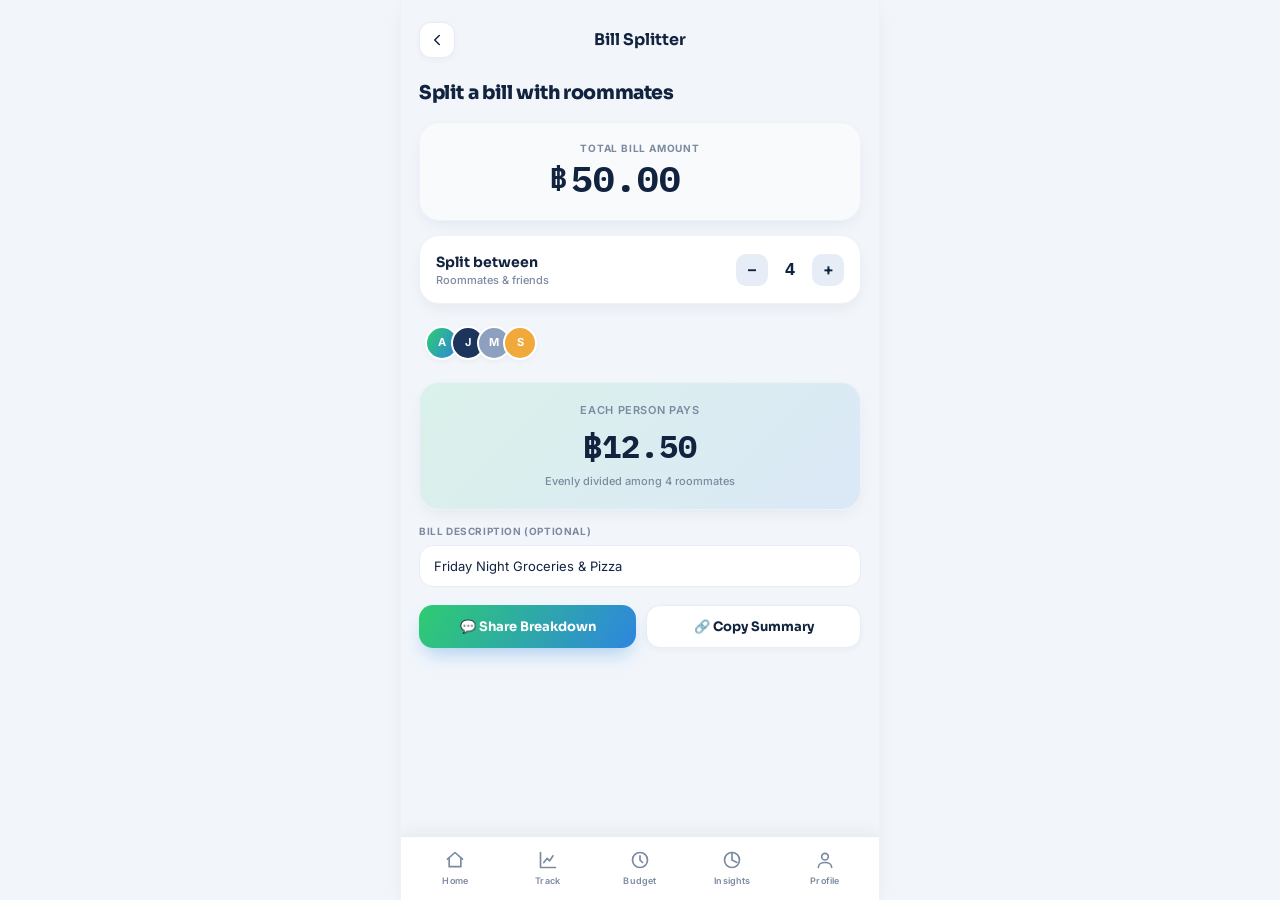
<file: pages/bill-splitter.html>
<!DOCTYPE html>
<html lang="en">
<head>
  <meta charset="UTF-8">
  <meta name="viewport" content="width=device-width, initial-scale=1.0, maximum-scale=1.0, user-scalable=no">
  <title>Monevo — Bill Splitter</title>
  <link rel="manifest" href="../manifest.json">
  <meta name="theme-color" content="#12233F">
  <meta name="apple-mobile-web-app-capable" content="yes">
  <meta name="apple-mobile-web-app-status-bar-style" content="black-translucent">
  <meta name="apple-mobile-web-app-title" content="Monevo">
  <link rel="apple-touch-icon" href="../images/icon-192.png">
  <link rel="icon" type="image/png" href="../images/monevo-logo.png">
  <link rel="preconnect" href="https://fonts.googleapis.com">
  <link href="https://fonts.googleapis.com/css2?family=Sora:wght@400;600;700;800&family=Inter:wght@400;500;600;700&family=IBM+Plex+Mono:wght@500;600;700&display=swap" rel="stylesheet">
  <link rel="stylesheet" href="../css/style.css">
  <style>
    .counter-btn {
      width: 32px;
      height: 32px;
      border-radius: 10px;
      background: var(--border-light);
      display: flex;
      align-items: center;
      justify-content: center;
      font-size: 16px;
      font-weight: 700;
      cursor: pointer;
      user-select: none;
      transition: all 0.15s ease;
    }
    .counter-btn:active {
      transform: scale(0.9);
      background: var(--blue);
      color: #fff;
    }
    .avatar-stack {
      display: flex;
      align-items: center;
      padding-left: 6px;
      margin: 8px 0;
    }
    .avatar-bubble {
      width: 34px;
      height: 34px;
      border-radius: 50%;
      border: 2px solid var(--card);
      display: flex;
      align-items: center;
      justify-content: center;
      color: #fff;
      font-size: 11px;
      font-weight: 700;
      margin-left: -8px;
      box-shadow: var(--shadow-sm);
    }
    .avatar-bubble:first-child {
      margin-left: 0;
    }
  </style>
</head>
<body>

<div class="app-viewport">
  <div class="app-container" style="padding-top: 14px;">

      <!-- App Header -->
      <div class="app-header">
        <a href="dashboard.html" class="header-back">
          <svg class="ic" viewBox="0 0 24 24"><path d="M15 18l-6-6 6-6"/></svg>
        </a>
        <div class="header-title">Bill Splitter</div>
        <div style="width: 36px;"></div>
      </div>

      <div class="main-content" style="gap: 14px;">
        <div class="h1">Split a bill with roommates</div>

        <!-- Bill Total Input Card -->
        <div class="card" style="text-align: center; padding: 18px 12px; background: var(--card-subtle);">
          <div class="sub-text" style="font-size: 10px; font-weight: 700; text-transform: uppercase; letter-spacing: 0.08em;">Total Bill Amount</div>
          <div style="display: flex; align-items: center; justify-content: center; gap: 4px;">
            <span class="mono" style="font-size: 28px; font-weight: 700; color: var(--text-main);">฿</span>
            <input type="number" step="1" id="splitTotalInput" oninput="calculateSplit()" class="mono" value="500.00" style="font-size: 36px; font-weight: 700; text-align: left; width: 160px; color: var(--text-main);">
          </div>
        </div>

        <!-- People Counter -->
        <div class="card row" style="padding: 14px 16px;">
          <div>
            <span class="h2">Split between</span>
            <div class="sub-text">Roommates & friends</div>
          </div>
          <div style="display: flex; align-items: center; gap: 12px;">
            <div class="counter-btn" onclick="updatePeopleCount(-1)">–</div>
            <span class="mono" id="peopleCountDisplay" style="font-size: 17px; font-weight: 700; min-width: 20px; text-align: center;">4</span>
            <div class="counter-btn" onclick="updatePeopleCount(1)">+</div>
          </div>
        </div>

        <!-- Roommate Avatars -->
        <div class="avatar-stack" id="avatarStack">
          <!-- Populated by JS -->
        </div>

        <!-- Result Box -->
        <div class="card" style="background: var(--grad-soft); text-align: center; padding: 20px 14px;">
          <div class="sub-text" style="font-weight: 600; text-transform: uppercase; letter-spacing: 0.06em;">Each person pays</div>
          <div class="mono" id="perPersonAmountDisplay" style="font-size: 32px; font-weight: 800; color: var(--navy); margin-top: 4px;">฿125.00</div>
          <div class="sub-text" style="margin-top: 4px;" id="splitNoteSubtitle">Evenly divided among 4 roommates</div>
        </div>

        <!-- Bill Description / Tag -->
        <div class="input-group">
          <label class="input-label">Bill Description (Optional)</label>
          <input type="text" id="splitNoteInput" class="input-field" placeholder="e.g. WiFi Bill, Groceries, Pizza" value="Friday Night Groceries & Pizza">
        </div>

        <!-- Action Triggers -->
        <div style="display: flex; gap: 10px; margin-top: 4px;">
          <button class="btn-grad" onclick="shareViaMessage()" style="flex: 1;">
            💬 Share Breakdown
          </button>
          <button class="btn-secondary" onclick="copySplitLink()" style="flex: 1;">
            🔗 Copy Summary
          </button>
        </div>

      </div>

      <!-- Bottom Navigation Bar -->
      <div class="tabbar">
        <a href="dashboard.html" class="tab-item" data-tab="home">
          <svg viewBox="0 0 24 24"><path d="M3 11l9-8 9 8"/><path d="M5 10v10h14V10"/></svg>
          <span class="tab-lbl">Home</span>
        </a>
        <a href="expenses.html" class="tab-item" data-tab="track">
          <svg viewBox="0 0 24 24"><path d="M3 3v18h18"/><path d="M7 15l4-5 3 3 4-6"/></svg>
          <span class="tab-lbl">Track</span>
        </a>
        <a href="budget.html" class="tab-item" data-tab="budget">
          <svg viewBox="0 0 24 24"><circle cx="12" cy="12" r="9"/><path d="M12 7v5l3 3"/></svg>
          <span class="tab-lbl">Budget</span>
        </a>
        <a href="analytics.html" class="tab-item" data-tab="insights">
          <svg viewBox="0 0 24 24"><circle cx="12" cy="12" r="9"/><path d="M12 3v9l6 3"/></svg>
          <span class="tab-lbl">Insights</span>
        </a>
        <a href="profile.html" class="tab-item" data-tab="profile">
          <svg viewBox="0 0 24 24"><circle cx="12" cy="8" r="4"/><path d="M4 21c0-4 4-6 8-6s8 2 8 6"/></svg>
          <span class="tab-lbl">Profile</span>
        </a>
      </div>
    </div>
  </div>
</div>

<script src="../js/app.js"></script>
<script>
  let peopleCount = 4;
  const avatarColors = ['var(--grad)', 'var(--navy-2)', '#8DA0BF', 'var(--gold)', 'var(--coral)', 'var(--blue)', '#9B59B6', '#1ABC9C'];
  const defaultNames = ['Alex (You)', 'Jordan', 'Maya', 'Sam', 'Taylor', 'Chris', 'Riley', 'Morgan'];

  function updatePeopleCount(delta) {
    peopleCount = Math.max(2, Math.min(10, peopleCount + delta));
    document.getElementById('peopleCountDisplay').textContent = peopleCount;
    calculateSplit();
  }

  function calculateSplit() {
    const total = parseFloat(document.getElementById('splitTotalInput').value) || 0;
    const note = document.getElementById('splitNoteInput').value;
    const perPerson = total > 0 ? (total / peopleCount) : 0;

    document.getElementById('perPersonAmountDisplay').textContent = MonevoUI.formatCurrency(perPerson);
    document.getElementById('splitNoteSubtitle').textContent = `Evenly divided among ${peopleCount} roommates`;

    // Persist to localStorage
    MonevoStore.saveBillSplit(total, peopleCount, note);

    // Render Avatars
    const avatarContainer = document.getElementById('avatarStack');
    let html = '';
    for (let i = 0; i < peopleCount; i++) {
      const color = avatarColors[i % avatarColors.length];
      const initial = defaultNames[i] ? defaultNames[i][0] : `P${i+1}`;
      html += `<div class="avatar-bubble" style="background: ${color};" title="${defaultNames[i] || 'Roommate'}">${initial}</div>`;
    }
    avatarContainer.innerHTML = html;
  }

  function shareViaMessage() {
    const total = parseFloat(document.getElementById('splitTotalInput').value) || 0;
    const perPerson = (total / peopleCount).toFixed(2);
    const note = document.getElementById('splitNoteInput').value || 'Shared Bill';
    const text = `Hey! The "${note}" comes out to ฿${perPerson} each (฿${total.toFixed(2)} total between ${peopleCount} of us) via Monevo! 💸`;

    if (navigator.share) {
      navigator.share({ title: 'Monevo Bill Split', text: text }).catch(() => {});
    } else {
      navigator.clipboard.writeText(text);
      MonevoUI.showToast('Split summary copied to clipboard!', '📋');
    }
  }

  function copySplitLink() {
    const total = parseFloat(document.getElementById('splitTotalInput').value) || 0;
    const perPerson = (total / peopleCount).toFixed(2);
    navigator.clipboard.writeText(`Monevo Bill: ฿${total.toFixed(2)} split ${peopleCount} ways = ฿${perPerson}/person`);
    MonevoUI.showToast('Copied summary link!', '🔗');
  }

  document.addEventListener('DOMContentLoaded', () => {
    const saved = MonevoStore.state.billSplitState;
    if (saved) {
      if (saved.billTotal !== undefined) document.getElementById('splitTotalInput').value = Number(saved.billTotal).toFixed(2);
      if (saved.peopleCount !== undefined) {
        peopleCount = saved.peopleCount;
        document.getElementById('peopleCountDisplay').textContent = peopleCount;
      }
      if (saved.note !== undefined) document.getElementById('splitNoteInput').value = saved.note;
    }
    calculateSplit();
  });
</script>
</body>
</html>
</file>
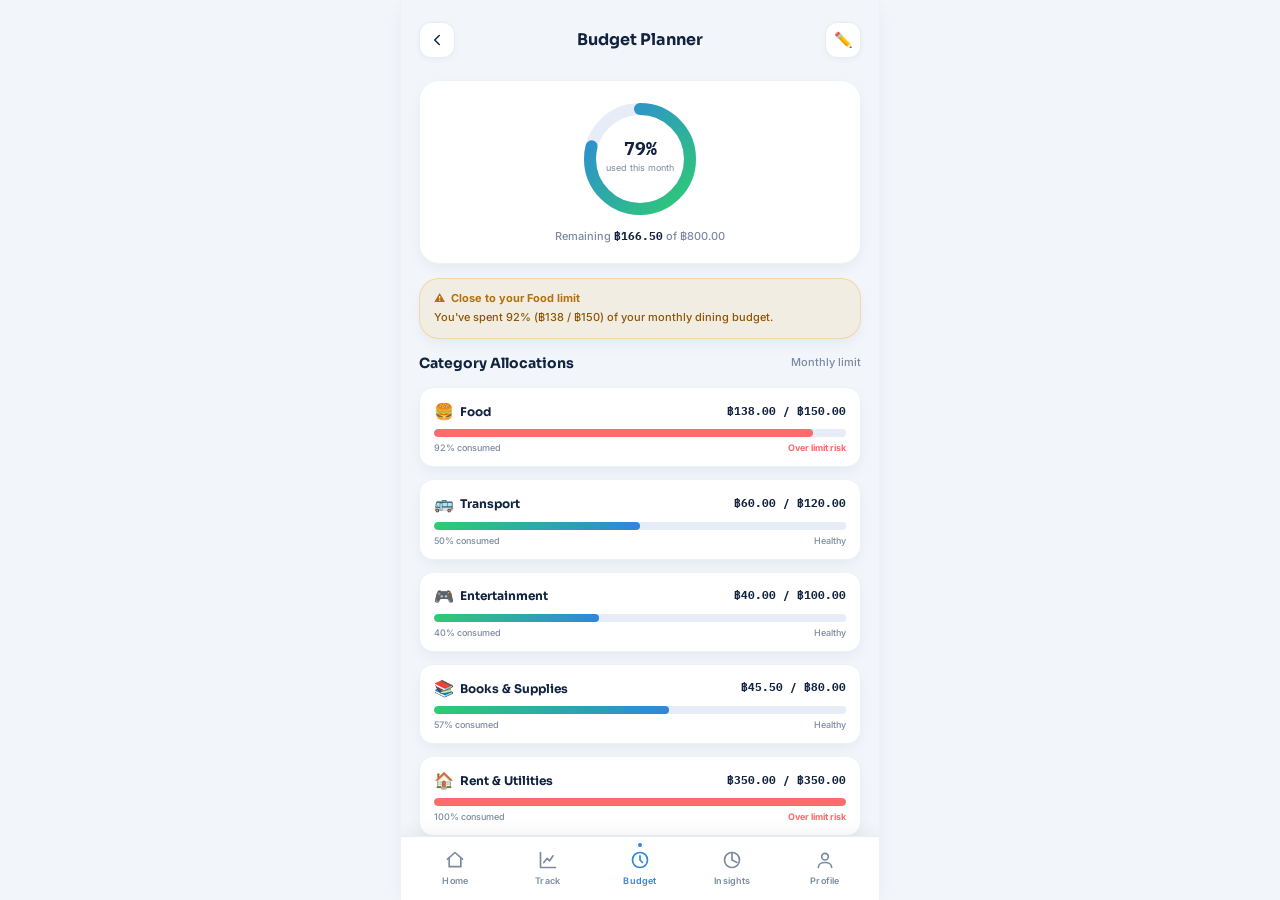
<file: pages/budget.html>
<!DOCTYPE html>
<html lang="en">
<head>
  <meta charset="UTF-8">
  <meta name="viewport" content="width=device-width, initial-scale=1.0, maximum-scale=1.0, user-scalable=no">
  <title>Monevo — Budget Planner</title>
  <link rel="manifest" href="../manifest.json">
  <meta name="theme-color" content="#12233F">
  <meta name="apple-mobile-web-app-capable" content="yes">
  <meta name="apple-mobile-web-app-status-bar-style" content="black-translucent">
  <meta name="apple-mobile-web-app-title" content="Monevo">
  <link rel="apple-touch-icon" href="../images/icon-192.png">
  <link rel="icon" type="image/png" href="../images/monevo-logo.png">
  <link rel="preconnect" href="https://fonts.googleapis.com">
  <link href="https://fonts.googleapis.com/css2?family=Sora:wght@400;600;700;800&family=Inter:wght@400;500;600;700&family=IBM+Plex+Mono:wght@500;600;700&display=swap" rel="stylesheet">
  <link rel="stylesheet" href="../css/style.css">
</head>
<body>

<div class="app-viewport">
  <div class="app-container" style="padding-top: 14px;">

      <!-- App Header -->
      <div class="app-header">
        <a href="dashboard.html" class="header-back">
          <svg class="ic" viewBox="0 0 24 24"><path d="M15 18l-6-6 6-6"/></svg>
        </a>
        <div class="header-title">Budget Planner</div>
        <div class="header-action" onclick="openBudgetModal()">✏️</div>
      </div>

      <div class="main-content">
        <!-- Circular Progress Ring Card -->
        <div class="card" style="text-align: center; padding: 18px 14px;">
          <svg width="120" height="120" viewBox="0 0 120 120" style="margin: 0 auto; display: block;">
            <defs>
              <linearGradient id="budgetRingGrad" x1="0" y1="1" x2="1" y2="0">
                <stop offset="0%" stop-color="#2ECC71"/>
                <stop offset="100%" stop-color="#2E86DE"/>
              </linearGradient>
            </defs>
            <circle cx="60" cy="60" r="50" stroke="var(--border-light)" stroke-width="12" fill="none"/>
            <circle id="budgetRingFill" cx="60" cy="60" r="50" stroke="url(#budgetRingGrad)" stroke-width="12" fill="none" stroke-linecap="round" stroke-dasharray="314" stroke-dashoffset="115" transform="rotate(-90 60 60)" style="transition: stroke-dashoffset 0.6s ease;"/>
            <text id="budgetRingPct" x="60" y="56" text-anchor="middle" font-family="IBM Plex Mono" font-size="18" font-weight="700" fill="currentColor">61%</text>
            <text x="60" y="72" text-anchor="middle" font-family="Inter" font-size="9" fill="var(--text-muted)">used this month</text>
          </svg>
          <div class="sub-text" style="margin-top: 10px;">
            Remaining <span class="mono" id="budgetRemainingDisplay" style="color: var(--text-main); font-weight: 700;">฿312.40</span> of <span id="budgetTotalDisplay">฿800.00</span>
          </div>
        </div>

        <!-- Proactive Alert Card -->
        <div class="card" id="budgetAlertCard" style="background: rgba(240, 169, 58, 0.12); border: 1px solid rgba(240, 169, 58, 0.35); padding: 12px 14px;">
          <div style="font-size: 11px; font-weight: 700; color: #B4700C; display: flex; align-items: center; gap: 6px;">
            <span>⚠️</span> Close to your Food limit
          </div>
          <div class="sub-text" style="margin-top: 3px; color: #8C5503;">
            You've spent 92% (฿138 / ฿150) of your monthly dining budget.
          </div>
        </div>

        <!-- Category Progress Breakdown -->
        <div class="row">
          <div class="h2">Category Allocations</div>
          <span class="sub-text">Monthly limit</span>
        </div>

        <div style="display: flex; flex-direction: column; gap: 12px;" id="categoryBudgetsContainer">
          <!-- Dynamically Rendered by JS -->
        </div>

        <button class="btn-secondary" onclick="openBudgetModal()" style="margin-top: 4px;">
          ⚙️ Adjust Monthly Limits
        </button>

      </div>

      <!-- Bottom Navigation Bar -->
      <div class="tabbar">
        <a href="dashboard.html" class="tab-item" data-tab="home">
          <svg viewBox="0 0 24 24"><path d="M3 11l9-8 9 8"/><path d="M5 10v10h14V10"/></svg>
          <span class="tab-lbl">Home</span>
        </a>
        <a href="expenses.html" class="tab-item" data-tab="track">
          <svg viewBox="0 0 24 24"><path d="M3 3v18h18"/><path d="M7 15l4-5 3 3 4-6"/></svg>
          <span class="tab-lbl">Track</span>
        </a>
        <a href="budget.html" class="tab-item active" data-tab="budget">
          <svg viewBox="0 0 24 24"><circle cx="12" cy="12" r="9"/><path d="M12 7v5l3 3"/></svg>
          <span class="tab-lbl">Budget</span>
        </a>
        <a href="analytics.html" class="tab-item" data-tab="insights">
          <svg viewBox="0 0 24 24"><circle cx="12" cy="12" r="9"/><path d="M12 3v9l6 3"/></svg>
          <span class="tab-lbl">Insights</span>
        </a>
        <a href="profile.html" class="tab-item" data-tab="profile">
          <svg viewBox="0 0 24 24"><circle cx="12" cy="8" r="4"/><path d="M4 21c0-4 4-6 8-6s8 2 8 6"/></svg>
          <span class="tab-lbl">Profile</span>
        </a>
      </div>

      <!-- Edit Budget Modal -->
      <div class="modal-overlay" id="budgetModal">
        <div class="modal-card">
          <div class="row">
            <div class="h2">Adjust Total Monthly Budget</div>
            <span onclick="closeBudgetModal()" style="cursor: pointer; font-size: 16px;">✕</span>
          </div>
          <div class="input-group">
            <label class="input-label">Monthly Target (฿)</label>
            <input type="number" id="editBudgetInput" class="input-field mono" value="800.00">
          </div>
          <button class="btn-grad" onclick="saveNewBudget()">Save Budget</button>
        </div>
      </div>
    </div>
  </div>
</div>

<script src="../js/app.js"></script>
<script>
  function renderBudgetPage() {
    const budgetState = MonevoStore.state.budgets;
    const total = budgetState.totalBudget || 800.00;
    const totalSpent = budgetState.categories.reduce((a, b) => a + Number(b.spent), 0);
    const remaining = Math.max(0, total - totalSpent);
    const pct = Math.min(100, Math.round((totalSpent / total) * 100));

    // Update Ring
    document.getElementById('budgetRingPct').textContent = `${pct}%`;
    const circumference = 314;
    const offset = circumference - (circumference * pct / 100);
    document.getElementById('budgetRingFill').setAttribute('stroke-dashoffset', offset);

    document.getElementById('budgetRemainingDisplay').textContent = MonevoUI.formatCurrency(remaining);
    document.getElementById('budgetTotalDisplay').textContent = MonevoUI.formatCurrency(total);

    // Render Categories
    const container = document.getElementById('categoryBudgetsContainer');
    let html = '';

    budgetState.categories.forEach(cat => {
      const catPct = Math.min(100, Math.round((cat.spent / cat.limit) * 100));
      let fillClass = '';
      if (catPct >= 90) fillClass = 'danger';
      else if (catPct >= 75) fillClass = 'warning';

      html += `
        <div class="card card-sm">
          <div class="row" style="margin-bottom: 6px;">
            <div style="display: flex; align-items: center; gap: 6px;">
              <span>${cat.icon || '🏷️'}</span>
              <span class="h2" style="font-size: 12px;">${cat.category}</span>
            </div>
            <span class="mono sub-text" style="font-weight: 700; color: var(--text-main);">
              ${MonevoUI.formatCurrency(cat.spent)} / ${MonevoUI.formatCurrency(cat.limit)}
            </span>
          </div>
          <div class="bar-track">
            <div class="bar-fill ${fillClass}" style="width: ${catPct}%;"></div>
          </div>
          <div class="row" style="margin-top: 4px;">
            <span class="sub-text" style="font-size: 9px;">${catPct}% consumed</span>
            <span class="sub-text" style="font-size: 9px; color: ${catPct >= 90 ? 'var(--coral)' : 'var(--text-muted)'}; font-weight: ${catPct >= 90 ? '700' : '500'};">
              ${catPct >= 90 ? 'Over limit risk' : 'Healthy'}
            </span>
          </div>
        </div>
      `;
    });

    container.innerHTML = html;
  }

  function openBudgetModal() {
    document.getElementById('editBudgetInput').value = MonevoStore.state.budgets.totalBudget || 800.00;
    document.getElementById('budgetModal').classList.add('open');
  }

  function closeBudgetModal() {
    document.getElementById('budgetModal').classList.remove('open');
  }

  function saveNewBudget() {
    const val = parseFloat(document.getElementById('editBudgetInput').value);
    if (!val || val <= 0) {
      MonevoUI.showToast('Please enter a valid budget', '⚠️');
      return;
    }
    MonevoStore.state.budgets.totalBudget = val;
    MonevoStore.state.user.monthlyBudget = val;
    MonevoStore.saveState();
    closeBudgetModal();
    MonevoUI.showToast('Budget updated successfully!', '✓');
    renderBudgetPage();
  }

  document.addEventListener('DOMContentLoaded', () => {
    MonevoUI.setupActiveTab('budget');
    renderBudgetPage();
  });
</script>
</body>
</html>
</file>
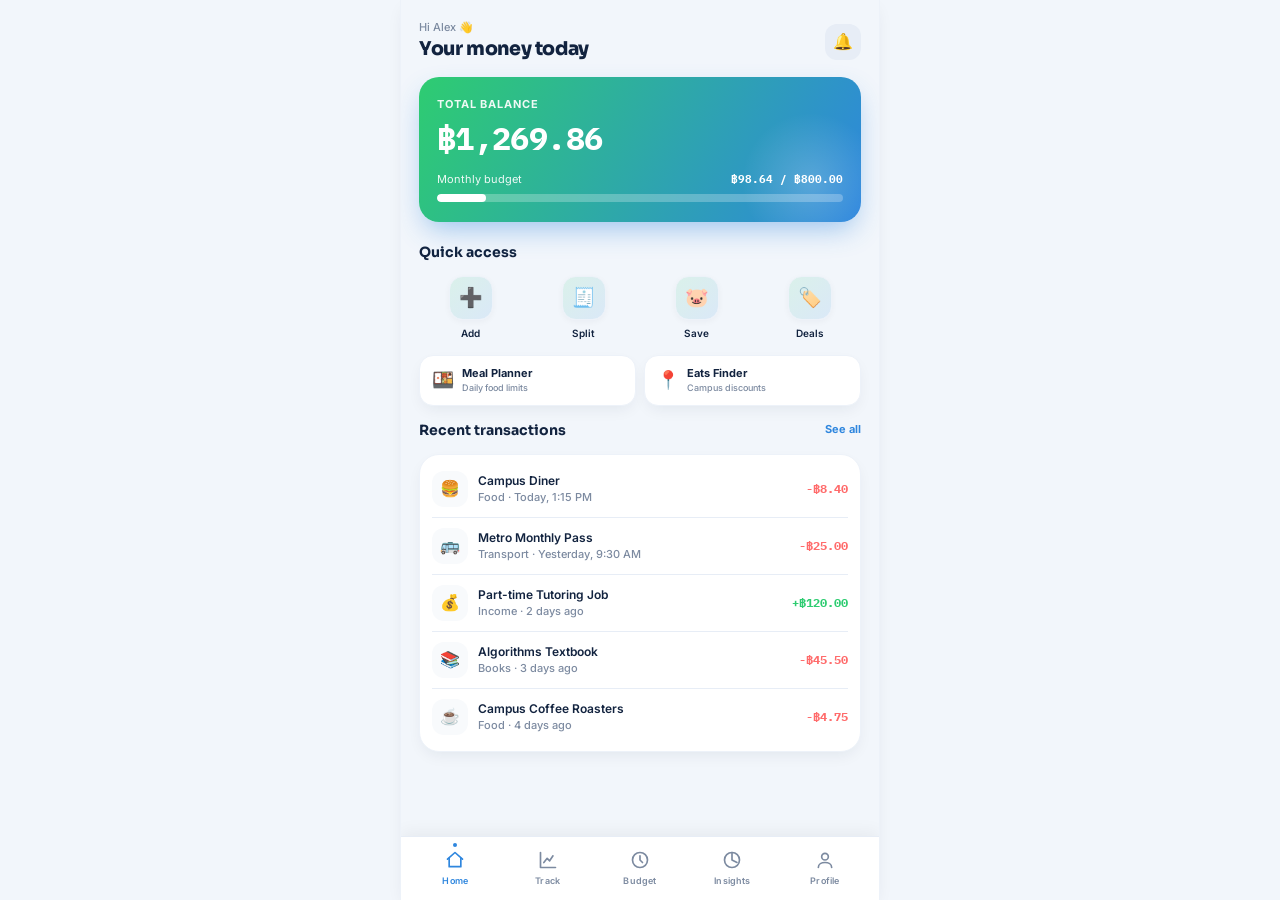
<file: pages/dashboard.html>
<!DOCTYPE html>
<html lang="en">
<head>
  <meta charset="UTF-8">
  <meta name="viewport" content="width=device-width, initial-scale=1.0, maximum-scale=1.0, user-scalable=no">
  <title>Monevo — Home Dashboard</title>
  <link rel="manifest" href="../manifest.json">
  <meta name="theme-color" content="#12233F">
  <meta name="apple-mobile-web-app-capable" content="yes">
  <meta name="apple-mobile-web-app-status-bar-style" content="black-translucent">
  <meta name="apple-mobile-web-app-title" content="Monevo">
  <link rel="apple-touch-icon" href="../images/icon-192.png">
  <link rel="icon" type="image/png" href="../images/monevo-logo.png">
  <link rel="preconnect" href="https://fonts.googleapis.com">
  <link href="https://fonts.googleapis.com/css2?family=Sora:wght@400;600;700;800&family=Inter:wght@400;500;600;700&family=IBM+Plex+Mono:wght@500;600;700&display=swap" rel="stylesheet">
  <link rel="stylesheet" href="../css/style.css">
</head>
<body>

<div class="app-viewport">
  <div class="app-container">
    <div class="main-content" style="padding-top: 20px;">
        <!-- Top Greeting Header -->
        <div class="row">
          <div>
            <div class="sub-text" id="userGreeting">Hi Alex 👋</div>
            <div class="h1">Your money today</div>
          </div>
          <div class="icon-badge card-interactive" onclick="MonevoUI.showToast('You are on track with your weekly budget!', '🔔')" style="background: var(--border-light);">
            🔔
          </div>
        </div>

        <!-- Gradient Total Balance Card -->
        <div class="hero-balance-card" style="background: linear-gradient(120deg, #2ECC71, #2E86DE); border-radius: 20px; padding: 20px 18px; color: #FFFFFF; box-shadow: 0 12px 28px -6px rgba(46, 134, 222, 0.45); display: flex; flex-direction: column; width: 100%; box-sizing: border-box; min-height: 135px; margin-bottom: 4px;">
          <div class="hero-balance-label" style="font-size: 11px; font-weight: 700; letter-spacing: 0.08em; opacity: 0.92; text-transform: uppercase; color: #FFFFFF; margin-bottom: 4px;">Total Balance</div>
          <div class="hero-balance-amount" id="totalBalanceDisplay" style="font-family: 'IBM Plex Mono', monospace, sans-serif; font-size: 32px; font-weight: 800; line-height: 1.2; color: #FFFFFF; margin-top: 2px; letter-spacing: -0.02em;">฿1,248.50</div>
          
          <div class="row" style="margin-top: 14px; font-size: 11px; color: #FFFFFF; display: flex; justify-content: space-between; align-items: center;">
            <span style="opacity: 0.92;">Monthly budget</span>
            <span class="mono" id="monthlyBudgetRatio" style="font-family: 'IBM Plex Mono', monospace, sans-serif; font-weight: 700;">฿487.00 / ฿800.00</span>
          </div>
          <div class="bar-track" style="background: rgba(255,255,255,0.25); margin-top: 6px; height: 8px; border-radius: 999px; overflow: hidden; width: 100%;">
            <div class="bar-fill" id="monthlyBudgetBar" style="width: 61%; height: 100%; background: #FFFFFF; border-radius: 999px; transition: width 0.4s ease;"></div>
          </div>
        </div>

        <!-- Quick Access Shortcuts -->
        <div class="h2" style="margin-top: 2px;">Quick access</div>
        <div class="quick-action-grid">
          <a href="expenses.html" class="quick-action-btn">
            <div class="action-icon">➕</div>
            <span class="action-lbl">Add</span>
          </a>
          <a href="bill-splitter.html" class="quick-action-btn">
            <div class="action-icon">🧾</div>
            <span class="action-lbl">Split</span>
          </a>
          <a href="savings.html" class="quick-action-btn">
            <div class="action-icon">🐷</div>
            <span class="action-lbl">Save</span>
          </a>
          <a href="discounts.html" class="quick-action-btn">
            <div class="action-icon">🏷️</div>
            <span class="action-lbl">Deals</span>
          </a>
        </div>

        <!-- Secondary Shortcuts Row -->
        <div style="display: flex; gap: 8px;">
          <a href="meal-planner.html" class="card card-sm card-interactive" style="flex: 1; display: flex; align-items: center; gap: 8px; padding: 10px 12px;">
            <span style="font-size: 18px;">🍱</span>
            <div>
              <div style="font-size: 11px; font-weight: 700;">Meal Planner</div>
              <div class="sub-text" style="font-size: 9px;">Daily food limits</div>
            </div>
          </a>
          <a href="restaurant.html" class="card card-sm card-interactive" style="flex: 1; display: flex; align-items: center; gap: 8px; padding: 10px 12px;">
            <span style="font-size: 18px;">📍</span>
            <div>
              <div style="font-size: 11px; font-weight: 700;">Eats Finder</div>
              <div class="sub-text" style="font-size: 9px;">Campus discounts</div>
            </div>
          </a>
        </div>

        <!-- Recent Transactions -->
        <div class="row">
          <div class="h2">Recent transactions</div>
          <a href="analytics.html" class="sub-text" style="color: var(--blue); font-weight: 700;">See all</a>
        </div>

        <div class="card" style="padding: 6px 12px; display: flex; flex-direction: column;" id="transactionListContainer">
          <!-- Populated by JavaScript -->
        </div>

      </div>

      <!-- Bottom Navigation Bar -->
      <div class="tabbar">
        <a href="dashboard.html" class="tab-item active" data-tab="home">
          <svg viewBox="0 0 24 24"><path d="M3 11l9-8 9 8"/><path d="M5 10v10h14V10"/></svg>
          <span class="tab-lbl">Home</span>
        </a>
        <a href="expenses.html" class="tab-item" data-tab="track">
          <svg viewBox="0 0 24 24"><path d="M3 3v18h18"/><path d="M7 15l4-5 3 3 4-6"/></svg>
          <span class="tab-lbl">Track</span>
        </a>
        <a href="budget.html" class="tab-item" data-tab="budget">
          <svg viewBox="0 0 24 24"><circle cx="12" cy="12" r="9"/><path d="M12 7v5l3 3"/></svg>
          <span class="tab-lbl">Budget</span>
        </a>
        <a href="analytics.html" class="tab-item" data-tab="insights">
          <svg viewBox="0 0 24 24"><circle cx="12" cy="12" r="9"/><path d="M12 3v9l6 3"/></svg>
          <span class="tab-lbl">Insights</span>
        </a>
        <a href="profile.html" class="tab-item" data-tab="profile">
          <svg viewBox="0 0 24 24"><circle cx="12" cy="8" r="4"/><path d="M4 21c0-4 4-6 8-6s8 2 8 6"/></svg>
          <span class="tab-lbl">Profile</span>
        </a>
      </div>
    </div>
  </div>
</div>

<script src="../js/app.js"></script>
<script>
  function renderDashboard() {
    try {
      const user = MonevoStore.state.user || { name: 'Alex Rivera', monthlyBudget: 800.00 };
      const userName = (user.name || 'Alex').split(' ')[0];
      const greetingEl = document.getElementById('userGreeting');
      if (greetingEl) greetingEl.textContent = `Hi ${userName} 👋`;

      // Render Recent Transactions
      const txContainer = document.getElementById('transactionListContainer');
      const transactions = MonevoStore.state.transactions || [];
      const recentTx = transactions.slice(0, 5);

      let html = '';
      let totalExpenseThisMonth = 0;
      let totalIncomeThisMonth = 0;

      transactions.forEach(t => {
        if (t.type === 'expense') totalExpenseThisMonth += Number(t.amount || 0);
        if (t.type === 'income') totalIncomeThisMonth += Number(t.amount || 0);
      });

      const currentBalance = MonevoStore.getTotalBalance();
      const balanceEl = document.getElementById('totalBalanceDisplay');
      if (balanceEl) balanceEl.textContent = MonevoUI.formatCurrency(currentBalance);

      const monthlyBudget = Number(user.monthlyBudget) || 800.00;
      const spentPct = Math.min(100, Math.round((totalExpenseThisMonth / monthlyBudget) * 100));
      
      const ratioEl = document.getElementById('monthlyBudgetRatio');
      if (ratioEl) ratioEl.textContent = `${MonevoUI.formatCurrency(totalExpenseThisMonth)} / ${MonevoUI.formatCurrency(monthlyBudget)}`;
      
      const barEl = document.getElementById('monthlyBudgetBar');
      if (barEl) barEl.style.width = spentPct + '%';

      if (txContainer) {
        recentTx.forEach((tx, idx) => {
          const isExpense = tx.type === 'expense';
          const color = isExpense ? 'var(--coral)' : 'var(--green)';
          const sign = isExpense ? '-' : '+';
          const border = idx < recentTx.length - 1 ? 'border-bottom: 1px solid var(--border-light);' : '';

          html += `
            <div class="row" style="padding: 10px 0; ${border}">
              <div style="display: flex; align-items: center; gap: 10px;">
                <div class="icon-badge" style="background: var(--card-subtle);">${tx.icon || '💸'}</div>
                <div>
                  <div style="font-size: 12px; font-weight: 600;">${tx.title}</div>
                  <div class="sub-text">${tx.category} · ${tx.date}</div>
                </div>
              </div>
              <div class="mono" style="font-size: 12px; font-weight: 700; color: ${color};">
                ${sign}${MonevoUI.formatCurrency(tx.amount)}
              </div>
            </div>
          `;
        });

        txContainer.innerHTML = html;
      }
    } catch (e) {
      console.error('Error rendering dashboard:', e);
    }
  }

  document.addEventListener('DOMContentLoaded', () => {
    MonevoUI.setupActiveTab('home');
    renderDashboard();
  });
</script>
</body>
</html>
</file>
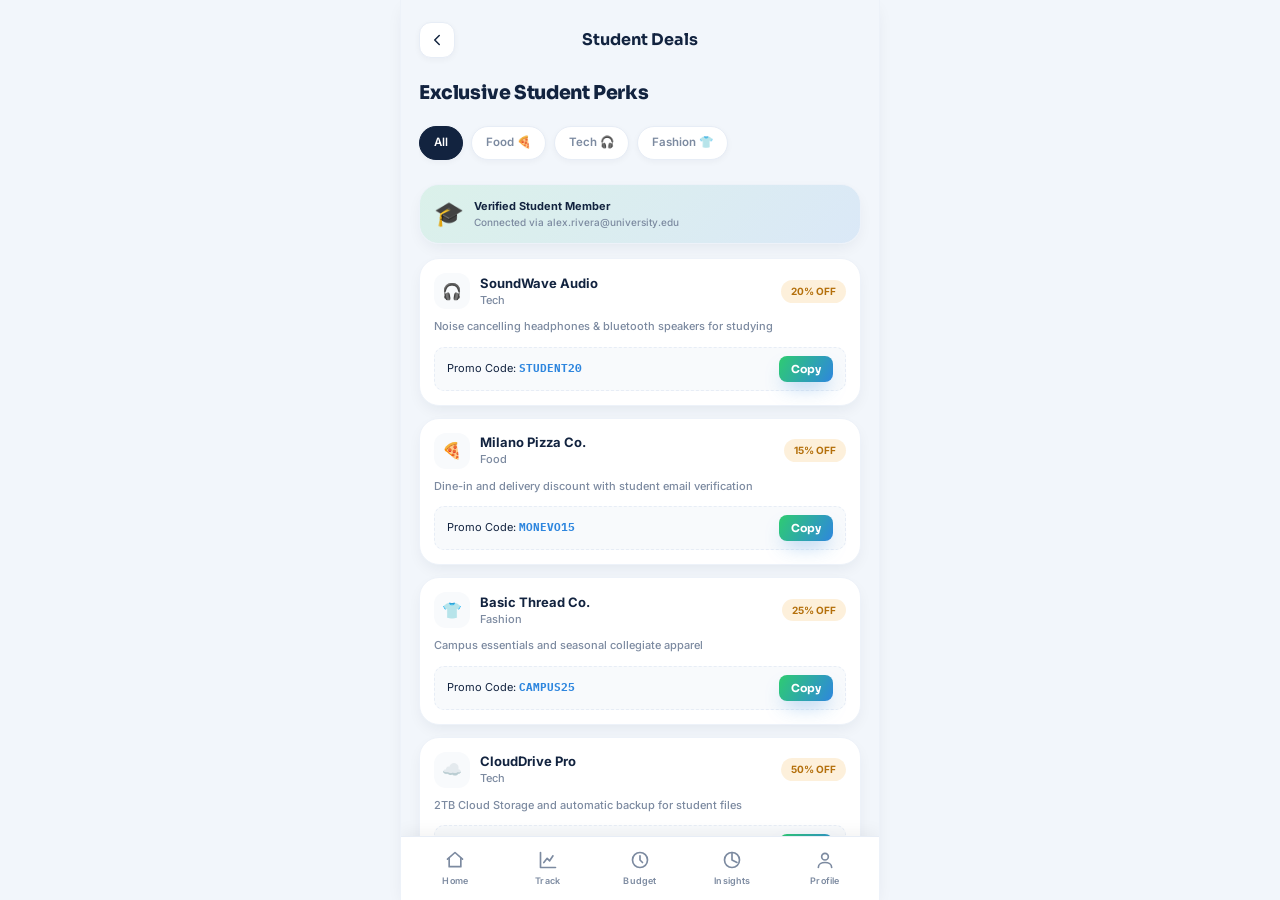
<file: pages/discounts.html>
<!DOCTYPE html>
<html lang="en">
<head>
  <meta charset="UTF-8">
  <meta name="viewport" content="width=device-width, initial-scale=1.0, maximum-scale=1.0, user-scalable=no">
  <title>Monevo — Student Discounts</title>
  <link rel="manifest" href="../manifest.json">
  <meta name="theme-color" content="#12233F">
  <meta name="apple-mobile-web-app-capable" content="yes">
  <meta name="apple-mobile-web-app-status-bar-style" content="black-translucent">
  <meta name="apple-mobile-web-app-title" content="Monevo">
  <link rel="apple-touch-icon" href="../images/icon-192.png">
  <link rel="icon" type="image/png" href="../images/monevo-logo.png">
  <link rel="preconnect" href="https://fonts.googleapis.com">
  <link href="https://fonts.googleapis.com/css2?family=Sora:wght@400;600;700;800&family=Inter:wght@400;500;600;700&family=IBM+Plex+Mono:wght@500;600;700&display=swap" rel="stylesheet">
  <link rel="stylesheet" href="../css/style.css">
</head>
<body>

<div class="app-viewport">
  <div class="app-container" style="padding-top: 14px;">

      <!-- App Header -->
      <div class="app-header">
        <a href="dashboard.html" class="header-back">
          <svg class="ic" viewBox="0 0 24 24"><path d="M15 18l-6-6 6-6"/></svg>
        </a>
        <div class="header-title">Student Deals</div>
        <div style="width: 36px;"></div>
      </div>

      <div class="main-content" style="gap: 14px;">
        <div class="h1">Exclusive Student Perks</div>

        <!-- Filter Chips -->
        <div class="chip-container" id="dealChips">
          <div class="chip on" onclick="filterDeals('All', this)">All</div>
          <div class="chip" onclick="filterDeals('Food', this)">Food 🍕</div>
          <div class="chip" onclick="filterDeals('Tech', this)">Tech 🎧</div>
          <div class="chip" onclick="filterDeals('Fashion', this)">Fashion 👕</div>
        </div>

        <!-- Verification Banner -->
        <div class="card" style="background: var(--grad-soft); padding: 12px 14px; display: flex; align-items: center; gap: 10px;">
          <div style="font-size: 24px;">🎓</div>
          <div>
            <div style="font-size: 11px; font-weight: 700; color: var(--navy);">Verified Student Member</div>
            <div class="sub-text" style="font-size: 10px;">Connected via alex.rivera@university.edu</div>
          </div>
        </div>

        <!-- Deals List -->
        <div style="display: flex; flex-direction: column; gap: 12px;" id="dealsContainer">
          <!-- Populated by JS -->
        </div>

      </div>

      <!-- Bottom Navigation Bar -->
      <div class="tabbar">
        <a href="dashboard.html" class="tab-item" data-tab="home">
          <svg viewBox="0 0 24 24"><path d="M3 11l9-8 9 8"/><path d="M5 10v10h14V10"/></svg>
          <span class="tab-lbl">Home</span>
        </a>
        <a href="expenses.html" class="tab-item" data-tab="track">
          <svg viewBox="0 0 24 24"><path d="M3 3v18h18"/><path d="M7 15l4-5 3 3 4-6"/></svg>
          <span class="tab-lbl">Track</span>
        </a>
        <a href="budget.html" class="tab-item" data-tab="budget">
          <svg viewBox="0 0 24 24"><circle cx="12" cy="12" r="9"/><path d="M12 7v5l3 3"/></svg>
          <span class="tab-lbl">Budget</span>
        </a>
        <a href="analytics.html" class="tab-item" data-tab="insights">
          <svg viewBox="0 0 24 24"><circle cx="12" cy="12" r="9"/><path d="M12 3v9l6 3"/></svg>
          <span class="tab-lbl">Insights</span>
        </a>
        <a href="profile.html" class="tab-item" data-tab="profile">
          <svg viewBox="0 0 24 24"><circle cx="12" cy="8" r="4"/><path d="M4 21c0-4 4-6 8-6s8 2 8 6"/></svg>
          <span class="tab-lbl">Profile</span>
        </a>
      </div>
    </div>
  </div>
</div>

<script src="../js/app.js"></script>
<script>
  let activeCat = 'All';

  function filterDeals(cat, el) {
    activeCat = cat;
    document.querySelectorAll('#dealChips .chip').forEach(c => c.classList.remove('on'));
    el.classList.add('on');
    renderDeals();
  }

  function renderDeals() {
    const list = MonevoStore.state.discounts;
    const container = document.getElementById('dealsContainer');

    const filtered = list.filter(d => {
      if (activeCat === 'All') return true;
      return d.category === activeCat;
    });

    let html = '';
    filtered.forEach(deal => {
      html += `
        <div class="card" style="display: flex; flex-direction: column; gap: 10px; padding: 14px;">
          <div class="row">
            <div style="display: flex; align-items: center; gap: 10px;">
              <div class="icon-badge" style="background: var(--card-subtle);">${deal.icon || '🏷️'}</div>
              <div>
                <div style="font-size: 13px; font-weight: 700;">${deal.brand}</div>
                <div class="sub-text">${deal.category}</div>
              </div>
            </div>
            <div class="pill pill-gold">${deal.discount}</div>
          </div>
          <div class="sub-text" style="line-height: 1.4;">${deal.description}</div>
          <div class="row" style="background: var(--card-subtle); padding: 8px 12px; border-radius: 10px; border: 1px dashed var(--border-light); margin-top: 2px;">
            <div style="font-size: 11px;">Promo Code: <strong class="mono" style="color: var(--blue);">${deal.code}</strong></div>
            <button class="btn-grad" onclick="copyCode('${deal.code}')" style="padding: 6px 12px; font-size: 11px; border-radius: 8px;">
              Copy
            </button>
          </div>
        </div>
      `;
    });

    container.innerHTML = html;
  }

  function copyCode(code) {
    navigator.clipboard.writeText(code);
    MonevoUI.showToast(`Code "${code}" copied to clipboard!`, '📋');
  }

  document.addEventListener('DOMContentLoaded', () => {
    renderDeals();
  });
</script>
</body>
</html>
</file>
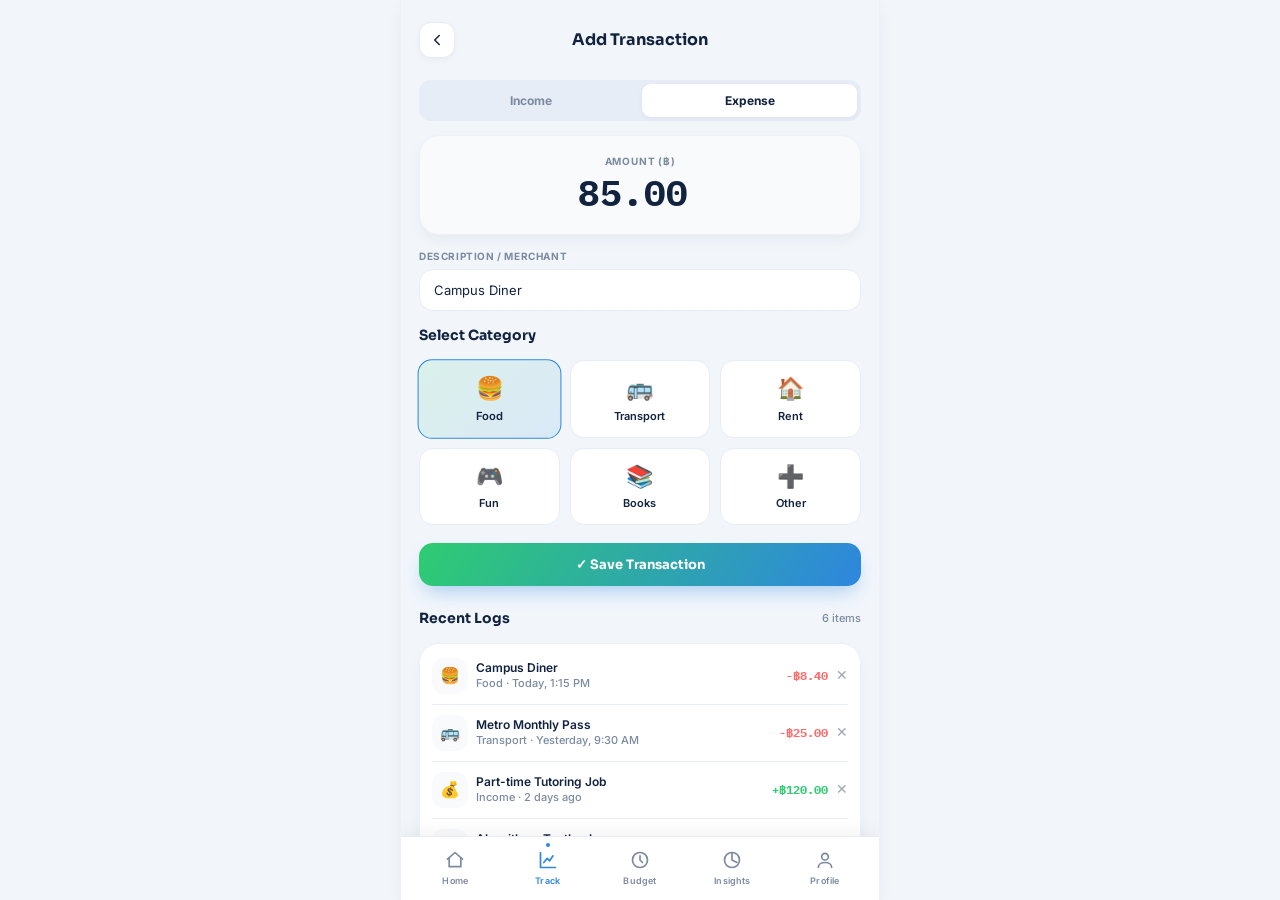
<file: pages/expenses.html>
<!DOCTYPE html>
<html lang="en">
<head>
  <meta charset="UTF-8">
  <meta name="viewport" content="width=device-width, initial-scale=1.0, maximum-scale=1.0, user-scalable=no">
  <title>Monevo — Expense Tracker</title>
  <link rel="manifest" href="../manifest.json">
  <meta name="theme-color" content="#12233F">
  <meta name="apple-mobile-web-app-capable" content="yes">
  <meta name="apple-mobile-web-app-status-bar-style" content="black-translucent">
  <meta name="apple-mobile-web-app-title" content="Monevo">
  <link rel="apple-touch-icon" href="../images/icon-192.png">
  <link rel="icon" type="image/png" href="../images/monevo-logo.png">
  <link rel="preconnect" href="https://fonts.googleapis.com">
  <link href="https://fonts.googleapis.com/css2?family=Sora:wght@400;600;700;800&family=Inter:wght@400;500;600;700&family=IBM+Plex+Mono:wght@500;600;700&display=swap" rel="stylesheet">
  <link rel="stylesheet" href="../css/style.css">
  <style>
    .category-grid {
      display: grid;
      grid-template-columns: repeat(3, 1fr);
      gap: 10px;
    }
    .cat-card {
      background: var(--card);
      border: 1.5px solid var(--border-light);
      border-radius: var(--radius-md);
      padding: 12px 6px;
      text-align: center;
      cursor: pointer;
      transition: all 0.15s ease;
    }
    .cat-card.active {
      border-color: var(--blue);
      background: var(--grad-soft);
      transform: scale(1.02);
    }
    .cat-icon {
      font-size: 22px;
      margin-bottom: 4px;
    }
    .cat-label {
      font-size: 11px;
      font-weight: 600;
      color: var(--text-main);
    }
  </style>
</head>
<body>

<div class="app-viewport">
  <div class="app-container" style="padding-top: 14px;">

      <!-- App Header -->
      <div class="app-header">
        <a href="dashboard.html" class="header-back">
          <svg class="ic" viewBox="0 0 24 24"><path d="M15 18l-6-6 6-6"/></svg>
        </a>
        <div class="header-title">Add Transaction</div>
        <div style="width: 36px;"></div>
      </div>

      <div class="main-content" style="gap: 14px;">
        <!-- Income vs Expense Switcher -->
        <div class="segmented-control">
          <div class="segmented-option" id="typeIncome" onclick="setTxType('income')">Income</div>
          <div class="segmented-option active" id="typeExpense" onclick="setTxType('expense')">Expense</div>
        </div>

        <!-- Big Amount Display -->
        <div class="card" style="text-align: center; padding: 18px 12px; background: var(--card-subtle);">
          <div class="sub-text" style="font-size: 10px; font-weight: 700; text-transform: uppercase; letter-spacing: 0.08em;">Amount (฿)</div>
          <input type="number" step="1" id="txAmount" class="mono" value="85.00" style="font-size: 36px; font-weight: 700; text-align: center; width: 100%; color: var(--navy);" placeholder="0.00">
        </div>

        <!-- Title & Note -->
        <div class="input-group">
          <label class="input-label">Description / Merchant</label>
          <input type="text" id="txTitle" class="input-field" placeholder="e.g. Campus Diner, Bus Pass" value="Campus Diner">
        </div>

        <!-- Category Grid -->
        <div class="h2">Select Category</div>
        <div class="category-grid" id="categoryGrid">
          <div class="cat-card active" onclick="selectCategory('Food', '🍔', this)">
            <div class="cat-icon">🍔</div>
            <div class="cat-label">Food</div>
          </div>
          <div class="cat-card" onclick="selectCategory('Transport', '🚌', this)">
            <div class="cat-icon">🚌</div>
            <div class="cat-label">Transport</div>
          </div>
          <div class="cat-card" onclick="selectCategory('Rent', '🏠', this)">
            <div class="cat-icon">🏠</div>
            <div class="cat-label">Rent</div>
          </div>
          <div class="cat-card" onclick="selectCategory('Fun', '🎮', this)">
            <div class="cat-icon">🎮</div>
            <div class="cat-label">Fun</div>
          </div>
          <div class="cat-card" onclick="selectCategory('Books', '📚', this)">
            <div class="cat-icon">📚</div>
            <div class="cat-label">Books</div>
          </div>
          <div class="cat-card" onclick="selectCategory('Other', '➕', this)">
            <div class="cat-icon">➕</div>
            <div class="cat-label">Other</div>
          </div>
        </div>

        <!-- Primary Action -->
        <button class="btn-grad" onclick="saveTransaction()" style="margin-top: 4px;">
          ✓ Save Transaction
        </button>

        <!-- Past Transactions Accordion / Delete -->
        <div class="row" style="margin-top: 8px;">
          <div class="h2">Recent Logs</div>
          <span class="sub-text" id="logCount">6 items</span>
        </div>

        <div class="card" style="padding: 4px 12px; display: flex; flex-direction: column;" id="allTxList">
          <!-- Rendered by JS -->
        </div>

      </div>

      <!-- Bottom Navigation Bar -->
      <div class="tabbar">
        <a href="dashboard.html" class="tab-item" data-tab="home">
          <svg viewBox="0 0 24 24"><path d="M3 11l9-8 9 8"/><path d="M5 10v10h14V10"/></svg>
          <span class="tab-lbl">Home</span>
        </a>
        <a href="expenses.html" class="tab-item active" data-tab="track">
          <svg viewBox="0 0 24 24"><path d="M3 3v18h18"/><path d="M7 15l4-5 3 3 4-6"/></svg>
          <span class="tab-lbl">Track</span>
        </a>
        <a href="budget.html" class="tab-item" data-tab="budget">
          <svg viewBox="0 0 24 24"><circle cx="12" cy="12" r="9"/><path d="M12 7v5l3 3"/></svg>
          <span class="tab-lbl">Budget</span>
        </a>
        <a href="analytics.html" class="tab-item" data-tab="insights">
          <svg viewBox="0 0 24 24"><circle cx="12" cy="12" r="9"/><path d="M12 3v9l6 3"/></svg>
          <span class="tab-lbl">Insights</span>
        </a>
        <a href="profile.html" class="tab-item" data-tab="profile">
          <svg viewBox="0 0 24 24"><circle cx="12" cy="8" r="4"/><path d="M4 21c0-4 4-6 8-6s8 2 8 6"/></svg>
          <span class="tab-lbl">Profile</span>
        </a>
      </div>
    </div>
  </div>
</div>

<script src="../js/app.js"></script>
<script>
  let currentType = 'expense';
  let selectedCategoryName = 'Food';
  let selectedCategoryIcon = '🍔';

  function setTxType(type) {
    currentType = type;
    document.getElementById('typeIncome').classList.toggle('active', type === 'income');
    document.getElementById('typeExpense').classList.toggle('active', type === 'expense');

    if (type === 'income') {
      selectedCategoryName = 'Income';
      selectedCategoryIcon = '💰';
      document.getElementById('txTitle').value = 'Part-time Tutoring';
      document.getElementById('txAmount').value = '50.00';
    } else {
      selectedCategoryName = 'Food';
      selectedCategoryIcon = '🍔';
      document.getElementById('txTitle').value = 'Campus Diner';
      document.getElementById('txAmount').value = '8.40';
    }
  }

  function selectCategory(name, icon, el) {
    selectedCategoryName = name;
    selectedCategoryIcon = icon;
    document.querySelectorAll('.cat-card').forEach(c => c.classList.remove('active'));
    el.classList.add('active');
  }

  function saveTransaction() {
    const amount = parseFloat(document.getElementById('txAmount').value);
    const title = document.getElementById('txTitle').value.trim();

    if (!amount || isNaN(amount) || amount <= 0) {
      MonevoUI.showToast('Please enter a valid amount', '⚠️');
      return;
    }

    if (!title) {
      MonevoUI.showToast('Please enter a description', '⚠️');
      return;
    }

    const newTx = {
      title: title,
      type: currentType,
      category: selectedCategoryName,
      icon: selectedCategoryIcon,
      amount: amount,
      date: 'Just now'
    };

    MonevoStore.addTransaction(newTx);
    MonevoUI.showToast('Transaction saved successfully!', '✓');

    renderRecentList();
    setTimeout(() => {
      window.location.href = 'dashboard.html';
    }, 600);
  }

  function removeTransaction(id) {
    MonevoStore.deleteTransaction(id);
    MonevoUI.showToast('Transaction removed', '🗑️');
    renderRecentList();
  }

  function renderRecentList() {
    const list = document.getElementById('allTxList');
    const txs = MonevoStore.state.transactions;
    document.getElementById('logCount').textContent = `${txs.length} items`;

    let html = '';
    txs.forEach((tx, idx) => {
      const isExpense = tx.type === 'expense';
      const color = isExpense ? 'var(--coral)' : 'var(--green)';
      const sign = isExpense ? '-' : '+';
      const border = idx < txs.length - 1 ? 'border-bottom: 1px solid var(--border-light);' : '';

      html += `
        <div class="row" style="padding: 10px 0; ${border}">
          <div style="display: flex; align-items: center; gap: 8px;">
            <div class="icon-badge" style="background: var(--card-subtle);">${tx.icon || '💸'}</div>
            <div>
              <div style="font-size: 12px; font-weight: 600;">${tx.title}</div>
              <div class="sub-text">${tx.category} · ${tx.date}</div>
            </div>
          </div>
          <div style="display: flex; align-items: center; gap: 8px;">
            <span class="mono" style="font-size: 12px; font-weight: 700; color: ${color};">${sign}${MonevoUI.formatCurrency(tx.amount)}</span>
            <span onclick="removeTransaction('${tx.id}')" style="cursor: pointer; opacity: 0.4; font-size: 14px;">✕</span>
          </div>
        </div>
      `;
    });
    list.innerHTML = html;
  }

  document.addEventListener('DOMContentLoaded', () => {
    MonevoUI.setupActiveTab('track');
    renderRecentList();
  });
</script>
</body>
</html>
</file>
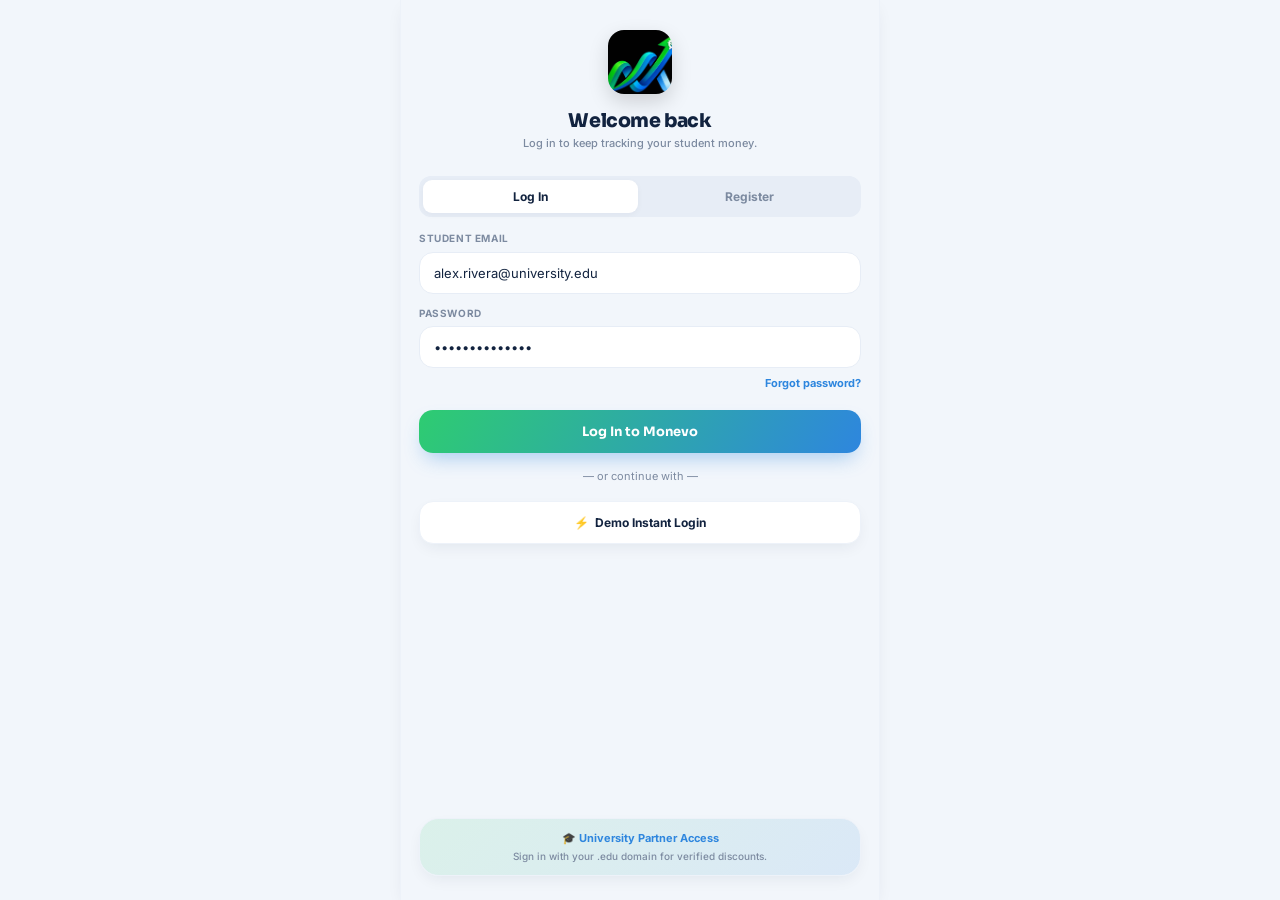
<file: pages/login.html>
<!DOCTYPE html>
<html lang="en">
<head>
  <meta charset="UTF-8">
  <meta name="viewport" content="width=device-width, initial-scale=1.0, maximum-scale=1.0, user-scalable=no">
  <title>Monevo — Log In / Register</title>
  <link rel="manifest" href="../manifest.json">
  <meta name="theme-color" content="#12233F">
  <meta name="apple-mobile-web-app-capable" content="yes">
  <meta name="apple-mobile-web-app-status-bar-style" content="black-translucent">
  <meta name="apple-mobile-web-app-title" content="Monevo">
  <link rel="apple-touch-icon" href="../images/icon-192.png">
  <link rel="icon" type="image/png" href="../images/monevo-logo.png">
  <link rel="preconnect" href="https://fonts.googleapis.com">
  <link href="https://fonts.googleapis.com/css2?family=Sora:wght@400;600;700;800&family=Inter:wght@400;500;600;700&family=IBM+Plex+Mono:wght@500;600;700&display=swap" rel="stylesheet">
  <link rel="stylesheet" href="../css/style.css">
</head>
<body>

<div class="app-viewport">
  <div class="app-container">
    <div class="main-content" style="padding-top: 24px; gap: 14px;">
        <div style="text-align: center; margin: 6px 0 10px;">
          <img src="../images/monevo-logo.png" alt="Monevo Logo" style="width: 64px; height: 64px; border-radius: 16px; object-fit: cover; margin-bottom: 8px; box-shadow: 0 8px 20px rgba(0,0,0,0.15);">
          <div class="h1" id="authTitle">Welcome back</div>
          <div class="sub-text" id="authSubtitle">Log in to keep tracking your student money.</div>
        </div>

        <!-- Tab Switcher -->
        <div class="segmented-control">
          <div class="segmented-option active" id="tabLogin" onclick="switchAuthTab('login')">Log In</div>
          <div class="segmented-option" id="tabRegister" onclick="switchAuthTab('register')">Register</div>
        </div>

        <!-- Form -->
        <form id="authForm" onsubmit="handleAuthSubmit(event)" style="display:flex; flex-direction:column; gap:12px;">
          <div class="input-group" id="nameGroup" style="display: none;">
            <label class="input-label">Full Name</label>
            <input type="text" class="input-field" id="authName" placeholder="e.g. Alex Rivera" value="Alex Rivera">
          </div>

          <div class="input-group">
            <label class="input-label">Student Email</label>
            <input type="email" class="input-field" id="authEmail" placeholder="you@university.edu" value="alex.rivera@university.edu" required>
          </div>

          <div class="input-group">
            <label class="input-label">Password</label>
            <input type="password" class="input-field" id="authPass" placeholder="••••••••••••" value="studentpass123" required>
          </div>

          <div class="row" id="forgotRow" style="margin-top: -4px;">
            <span></span>
            <a href="#" onclick="MonevoUI.showToast('Password reset link sent to student email', '📧'); return false;" class="sub-text" style="color: var(--blue); font-weight: 700;">Forgot password?</a>
          </div>

          <button type="submit" class="btn-grad" id="authSubmitBtn" style="margin-top: 6px;">
            Log In to Monevo
          </button>
        </form>

        <div style="text-align: center; color: var(--text-muted); font-size: 11px; margin: 2px 0;">
          — or continue with —
        </div>

        <div style="display: flex; gap: 10px;">
          <div class="card card-sm card-interactive" onclick="quickDemoLogin()" style="flex: 1; text-align: center; font-size: 12px; font-weight: 700; display: flex; align-items: center; justify-content: center; gap: 6px;">
            <span>⚡</span> Demo Instant Login
          </div>
        </div>

        <div class="card" style="background: var(--grad-soft); padding: 12px; text-align: center; margin-top: auto;">
          <div style="font-size: 11px; font-weight: 700; color: var(--blue);">🎓 University Partner Access</div>
          <div class="sub-text" style="font-size: 10px; margin-top: 2px;">Sign in with your .edu domain for verified discounts.</div>
        </div>
      </div>
    </div>
  </div>
</div>

<script src="../js/app.js"></script>
<script>
  let mode = 'login';

  function switchAuthTab(newMode) {
    mode = newMode;
    const tabLogin = document.getElementById('tabLogin');
    const tabRegister = document.getElementById('tabRegister');
    const nameGroup = document.getElementById('nameGroup');
    const authTitle = document.getElementById('authTitle');
    const authSubtitle = document.getElementById('authSubtitle');
    const authSubmitBtn = document.getElementById('authSubmitBtn');
    const forgotRow = document.getElementById('forgotRow');

    if (mode === 'register') {
      tabRegister.classList.add('active');
      tabLogin.classList.remove('active');
      nameGroup.style.display = 'flex';
      authTitle.textContent = 'Create account';
      authSubtitle.textContent = 'Join Monevo to master your college finances.';
      authSubmitBtn.textContent = 'Create Student Account';
      forgotRow.style.display = 'none';
    } else {
      tabLogin.classList.add('active');
      tabRegister.classList.remove('active');
      nameGroup.style.display = 'none';
      authTitle.textContent = 'Welcome back';
      authSubtitle.textContent = 'Log in to keep tracking your student money.';
      authSubmitBtn.textContent = 'Log In to Monevo';
      forgotRow.style.display = 'flex';
    }
  }

  function handleAuthSubmit(e) {
    e.preventDefault();
    const email = document.getElementById('authEmail').value;
    const name = document.getElementById('authName').value || 'Alex Rivera';

    MonevoStore.state.user.email = email;
    MonevoStore.state.user.name = name;
    MonevoStore.saveState();

    MonevoUI.showToast(`Welcome, ${name}! Redirecting...`, '🎉');
    setTimeout(() => {
      window.location.href = 'dashboard.html';
    }, 800);
  }

  function quickDemoLogin() {
    MonevoUI.showToast('Logging in as Alex Rivera (Demo)...', '⚡');
    setTimeout(() => {
      window.location.href = 'dashboard.html';
    }, 600);
  }
</script>
</body>
</html>
</file>
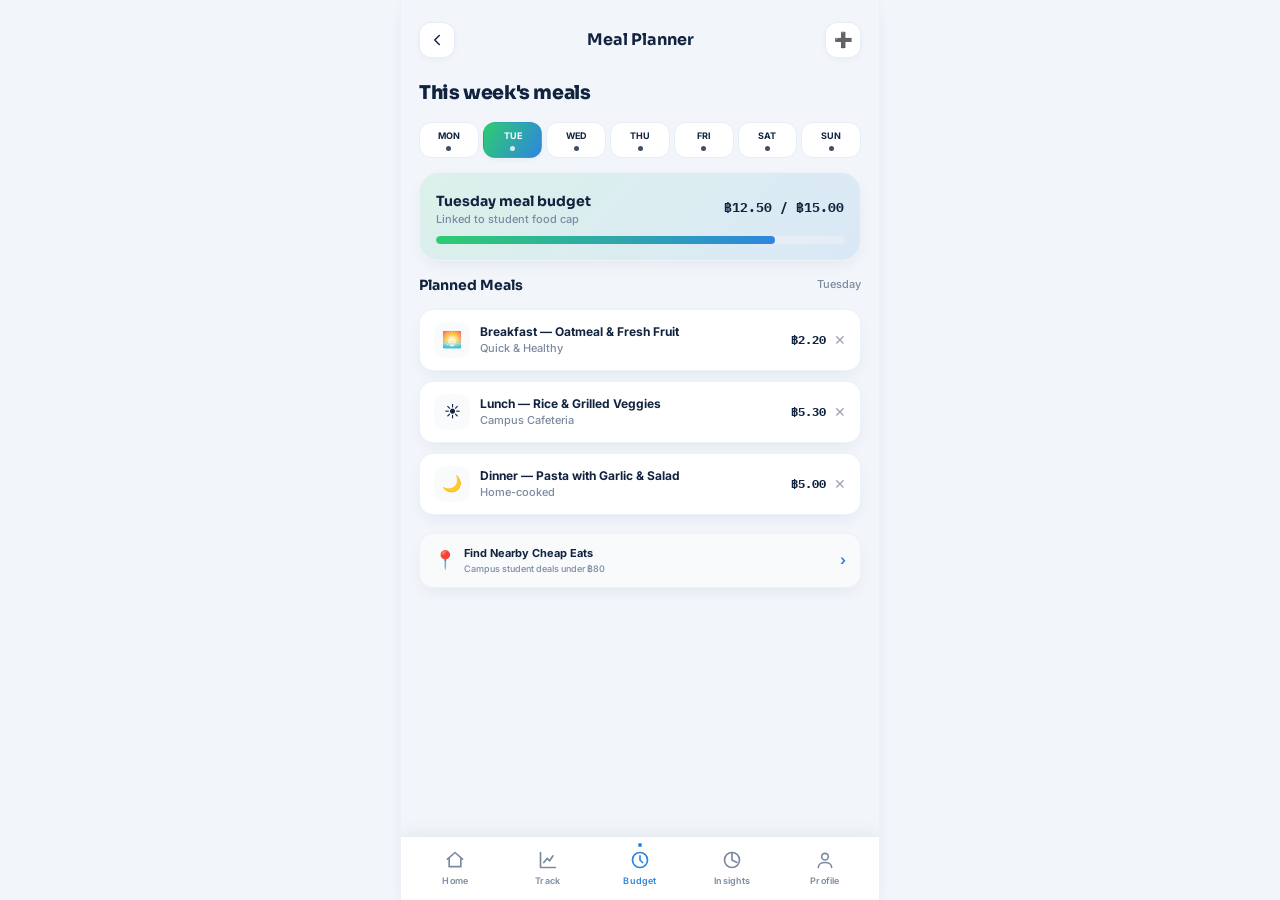
<file: pages/meal-planner.html>
<!DOCTYPE html>
<html lang="en">
<head>
  <meta charset="UTF-8">
  <meta name="viewport" content="width=device-width, initial-scale=1.0, maximum-scale=1.0, user-scalable=no">
  <title>Monevo — Meal Planner</title>
  <link rel="manifest" href="../manifest.json">
  <meta name="theme-color" content="#12233F">
  <meta name="apple-mobile-web-app-capable" content="yes">
  <meta name="apple-mobile-web-app-status-bar-style" content="black-translucent">
  <meta name="apple-mobile-web-app-title" content="Monevo">
  <link rel="apple-touch-icon" href="../images/icon-192.png">
  <link rel="icon" type="image/png" href="../images/monevo-logo.png">
  <link rel="preconnect" href="https://fonts.googleapis.com">
  <link href="https://fonts.googleapis.com/css2?family=Sora:wght@400;600;700;800&family=Inter:wght@400;500;600;700&family=IBM+Plex+Mono:wght@500;600;700&display=swap" rel="stylesheet">
  <link rel="stylesheet" href="../css/style.css">
  <style>
    .day-selector-strip {
      display: flex;
      justify-content: space-between;
      gap: 4px;
    }
    .day-btn {
      flex: 1;
      text-align: center;
      padding: 6px 2px;
      border-radius: 12px;
      cursor: pointer;
      background: var(--card);
      border: 1px solid var(--border-light);
      transition: all 0.15s ease;
    }
    .day-btn.active {
      background: var(--grad);
      color: #FFFFFF;
      border-color: transparent;
      box-shadow: var(--shadow-sm);
    }
    .day-btn .day-label {
      font-size: 9px;
      font-weight: 700;
      text-transform: uppercase;
    }
    .day-btn .day-dot {
      width: 5px;
      height: 5px;
      border-radius: 50%;
      background: currentColor;
      margin: 4px auto 0;
      opacity: 0.8;
    }
  </style>
</head>
<body>

<div class="app-viewport">
  <div class="app-container" style="padding-top: 14px;">

      <!-- App Header -->
      <div class="app-header">
        <a href="dashboard.html" class="header-back">
          <svg class="ic" viewBox="0 0 24 24"><path d="M15 18l-6-6 6-6"/></svg>
        </a>
        <div class="header-title">Meal Planner</div>
        <div class="header-action" onclick="openAddMealModal()">➕</div>
      </div>

      <div class="main-content" style="gap: 14px;">
        <div class="h1">This week's meals</div>

        <!-- 7 Day Strip Selector -->
        <div class="day-selector-strip" id="dayStrip">
          <div class="day-btn" onclick="selectDay('Mon', this)"><div class="day-label">Mon</div><div class="day-dot"></div></div>
          <div class="day-btn active" onclick="selectDay('Tue', this)"><div class="day-label">Tue</div><div class="day-dot"></div></div>
          <div class="day-btn" onclick="selectDay('Wed', this)"><div class="day-label">Wed</div><div class="day-dot"></div></div>
          <div class="day-btn" onclick="selectDay('Thu', this)"><div class="day-label">Thu</div><div class="day-dot"></div></div>
          <div class="day-btn" onclick="selectDay('Fri', this)"><div class="day-label">Fri</div><div class="day-dot"></div></div>
          <div class="day-btn" onclick="selectDay('Sat', this)"><div class="day-label">Sat</div><div class="day-dot"></div></div>
          <div class="day-btn" onclick="selectDay('Sun', this)"><div class="day-label">Sun</div><div class="day-dot"></div></div>
        </div>

        <!-- Daily Meal Budget Card -->
        <div class="card" style="background: var(--grad-soft);">
          <div class="row">
            <div>
              <span class="h2" id="dailyMealTitle">Tuesday meal budget</span>
              <div class="sub-text">Linked to student food cap</div>
            </div>
            <span class="mono" id="dailyMealRatio" style="font-size: 13px; font-weight: 700; color: var(--navy);">฿125.00 / ฿150.00</span>
          </div>
          <div class="bar-track" style="margin-top: 8px;">
            <div class="bar-fill" id="dailyMealFill" style="width: 83%;"></div>
          </div>
        </div>

        <!-- Meal Cards for Selected Day -->
        <div class="row">
          <div class="h2">Planned Meals</div>
          <span class="sub-text" id="mealsDayTag">Tuesday</span>
        </div>

        <div style="display: flex; flex-direction: column; gap: 10px;" id="mealsListContainer">
          <!-- Rendered by JS -->
        </div>

        <!-- Quick link to restaurants -->
        <a href="restaurant.html" class="card card-sm card-interactive row" style="background: var(--card-subtle); margin-top: 4px;">
          <div style="display: flex; align-items: center; gap: 8px;">
            <span style="font-size: 18px;">📍</span>
            <div>
              <div style="font-size: 11px; font-weight: 700;">Find Nearby Cheap Eats</div>
              <div class="sub-text" style="font-size: 9px;">Campus student deals under ฿80</div>
            </div>
          </div>
          <span style="font-weight: 700; color: var(--blue); font-size: 14px;">›</span>
        </a>

      </div>

      <!-- Bottom Navigation Bar -->
      <div class="tabbar">
        <a href="dashboard.html" class="tab-item" data-tab="home">
          <svg viewBox="0 0 24 24"><path d="M3 11l9-8 9 8"/><path d="M5 10v10h14V10"/></svg>
          <span class="tab-lbl">Home</span>
        </a>
        <a href="expenses.html" class="tab-item" data-tab="track">
          <svg viewBox="0 0 24 24"><path d="M3 3v18h18"/><path d="M7 15l4-5 3 3 4-6"/></svg>
          <span class="tab-lbl">Track</span>
        </a>
        <a href="budget.html" class="tab-item" data-tab="budget">
          <svg viewBox="0 0 24 24"><circle cx="12" cy="12" r="9"/><path d="M12 7v5l3 3"/></svg>
          <span class="tab-lbl">Budget</span>
        </a>
        <a href="analytics.html" class="tab-item" data-tab="insights">
          <svg viewBox="0 0 24 24"><circle cx="12" cy="12" r="9"/><path d="M12 3v9l6 3"/></svg>
          <span class="tab-lbl">Insights</span>
        </a>
        <a href="profile.html" class="tab-item" data-tab="profile">
          <svg viewBox="0 0 24 24"><circle cx="12" cy="8" r="4"/><path d="M4 21c0-4 4-6 8-6s8 2 8 6"/></svg>
          <span class="tab-lbl">Profile</span>
        </a>
      </div>

      <!-- Add Meal Modal -->
      <div class="modal-overlay" id="mealModal">
        <div class="modal-card">
          <div class="row">
            <div class="h2">Add Planned Meal</div>
            <span onclick="closeAddMealModal()" style="cursor: pointer; font-size: 16px;">✕</span>
          </div>

          <div class="input-group">
            <label class="input-label">Meal Type</label>
            <select id="mealTypeInput" class="input-field">
              <option value="Breakfast">Breakfast 🌅</option>
              <option value="Lunch">Lunch ☀️</option>
              <option value="Dinner">Dinner 🌙</option>
            </select>
          </div>

          <div class="input-group">
            <label class="input-label">Meal Title</label>
            <input type="text" id="mealTitleInput" class="input-field" placeholder="e.g. Rice bowl & avocado">
          </div>

          <div class="input-group">
            <label class="input-label">Estimated Cost (฿)</label>
            <input type="number" step="1" id="mealCostInput" class="input-field mono" placeholder="50.00" value="50.00">
          </div>

          <button class="btn-grad" onclick="saveNewMeal()">+ Add to Meal Plan</button>
        </div>
      </div>
    </div>
  </div>
</div>

<script src="../js/app.js"></script>
<script>
  let activeDay = 'Tue';

  function selectDay(day, el) {
    activeDay = day;
    document.querySelectorAll('.day-btn').forEach(b => b.classList.remove('active'));
    el.classList.add('active');
    renderMealPlan();
  }

  function renderMealPlan() {
    const fullDayNames = {
      'Mon': 'Monday', 'Tue': 'Tuesday', 'Wed': 'Wednesday',
      'Thu': 'Thursday', 'Fri': 'Friday', 'Sat': 'Saturday', 'Sun': 'Sunday'
    };

    document.getElementById('dailyMealTitle').textContent = `${fullDayNames[activeDay]} meal budget`;
    document.getElementById('mealsDayTag').textContent = fullDayNames[activeDay];

    const dayMeals = MonevoStore.state.mealPlan.days[activeDay] || [];
    const dailyLimit = MonevoStore.state.mealPlan.dailyBudget || 15.00;
    const spentToday = dayMeals.reduce((acc, m) => acc + Number(m.cost), 0);
    const spentPct = Math.min(100, Math.round((spentToday / dailyLimit) * 100));

    document.getElementById('dailyMealRatio').textContent = `${MonevoUI.formatCurrency(spentToday)} / ${MonevoUI.formatCurrency(dailyLimit)}`;
    document.getElementById('dailyMealFill').style.width = `${spentPct}%`;

    const container = document.getElementById('mealsListContainer');
    let html = '';

    dayMeals.forEach((meal, idx) => {
      let icon = meal.icon || (meal.type === 'Breakfast' ? '🌅' : meal.type === 'Lunch' ? '☀️' : '🌙');
      html += `
        <div class="card card-sm" style="display: flex; align-items: center; gap: 10px;">
          <div class="icon-badge" style="background: var(--card-subtle);">${icon}</div>
          <div style="flex: 1;">
            <div style="font-size: 12px; font-weight: 700;">${meal.type} — ${meal.title}</div>
            <div class="sub-text">${meal.tag || 'Student Choice'}</div>
          </div>
          <div style="display: flex; align-items: center; gap: 8px;">
            <span class="mono" style="font-size: 12px; font-weight: 700; color: var(--navy);">${MonevoUI.formatCurrency(meal.cost)}</span>
            <span onclick="removeMealItem(${idx})" style="cursor: pointer; opacity: 0.4; font-size: 14px;">✕</span>
          </div>
        </div>
      `;
    });

    if (dayMeals.length === 0) {
      html = `<div class="card card-sm sub-text" style="text-align: center; padding: 20px;">No meals planned yet for this day. Tap + to add one!</div>`;
    }

    container.innerHTML = html;
  }

  function removeMealItem(idx) {
    MonevoStore.deleteMealItem(activeDay, idx);
    MonevoUI.showToast('Meal removed from plan', '🗑️');
    renderMealPlan();
  }

  function openAddMealModal() {
    document.getElementById('mealModal').classList.add('open');
  }

  function closeAddMealModal() {
    document.getElementById('mealModal').classList.remove('open');
  }

  function saveNewMeal() {
    const type = document.getElementById('mealTypeInput').value;
    const title = document.getElementById('mealTitleInput').value.trim();
    const cost = parseFloat(document.getElementById('mealCostInput').value) || 0;

    if (!title) {
      MonevoUI.showToast('Please enter a meal title', '⚠️');
      return;
    }

    const icon = type === 'Breakfast' ? '🌅' : type === 'Lunch' ? '☀️' : '🌙';
    const newMeal = {
      type: type,
      title: title,
      cost: cost,
      icon: icon,
      tag: 'Custom Plan'
    };

    MonevoStore.addMealItem(activeDay, newMeal);
    closeAddMealModal();
    MonevoUI.showToast('Meal added to schedule!', '✓');
    renderMealPlan();
  }

  document.addEventListener('DOMContentLoaded', () => {
    MonevoUI.setupActiveTab('budget');
    renderMealPlan();
  });
</script>
</body>
</html>
</file>
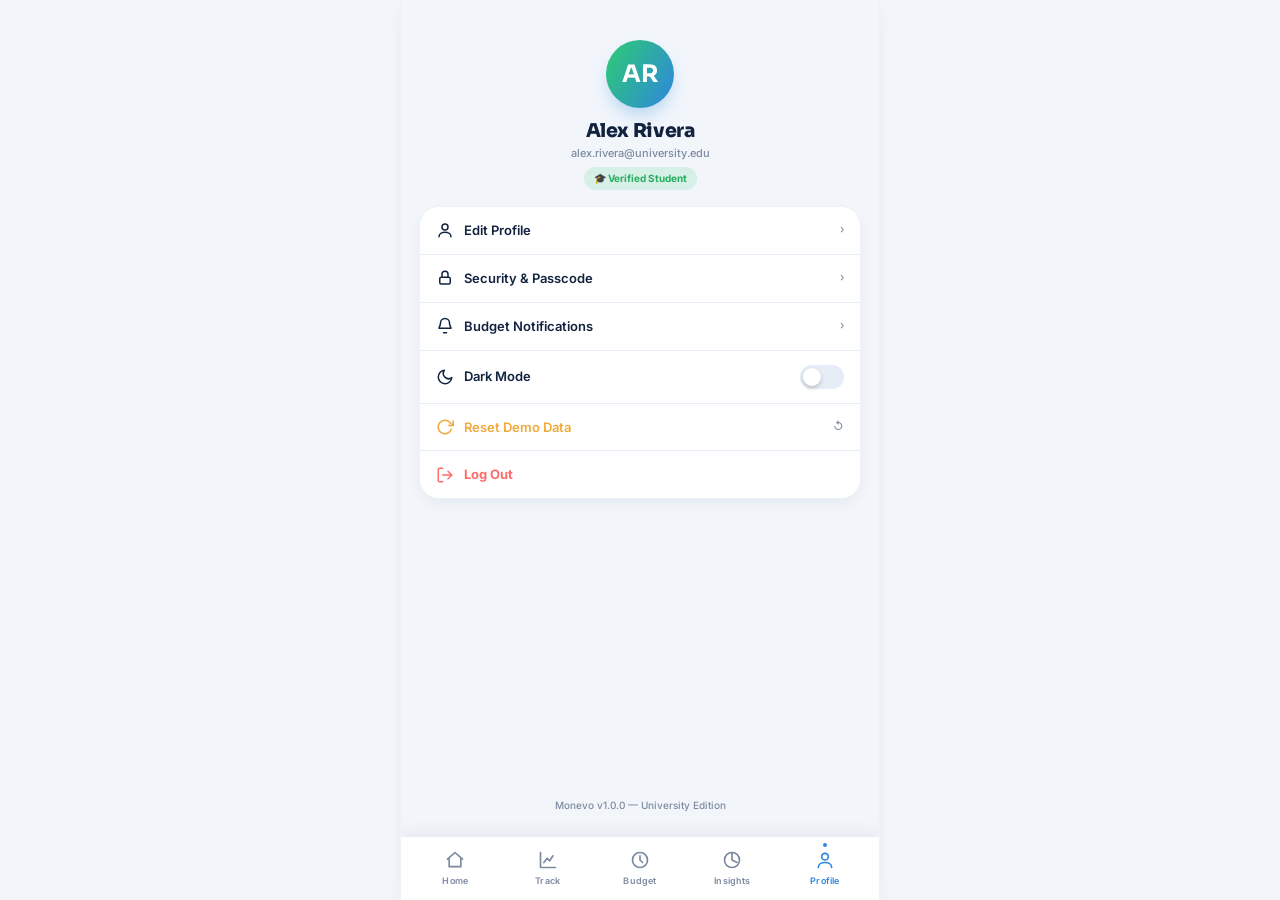
<file: pages/profile.html>
<!DOCTYPE html>
<html lang="en">
<head>
  <meta charset="UTF-8">
  <meta name="viewport" content="width=device-width, initial-scale=1.0, maximum-scale=1.0, user-scalable=no">
  <title>Monevo — Profile & Settings</title>
  <link rel="manifest" href="../manifest.json">
  <meta name="theme-color" content="#12233F">
  <meta name="apple-mobile-web-app-capable" content="yes">
  <meta name="apple-mobile-web-app-status-bar-style" content="black-translucent">
  <meta name="apple-mobile-web-app-title" content="Monevo">
  <link rel="apple-touch-icon" href="../images/icon-192.png">
  <link rel="icon" type="image/png" href="../images/monevo-logo.png">
  <link rel="preconnect" href="https://fonts.googleapis.com">
  <link href="https://fonts.googleapis.com/css2?family=Sora:wght@400;600;700;800&family=Inter:wght@400;500;600;700&family=IBM+Plex+Mono:wght@500;600;700&display=swap" rel="stylesheet">
  <link rel="stylesheet" href="../css/style.css">
  <style>
    .toggle-switch {
      width: 44px;
      height: 24px;
      border-radius: 12px;
      background: var(--border-light);
      position: relative;
      cursor: pointer;
      transition: background-color 0.2s ease;
    }
    .toggle-switch.on {
      background: var(--blue);
    }
    .toggle-thumb {
      width: 18px;
      height: 18px;
      border-radius: 50%;
      background: #FFFFFF;
      position: absolute;
      top: 3px;
      left: 3px;
      transition: transform 0.2s ease;
      box-shadow: 0 2px 4px rgba(0,0,0,0.2);
    }
    .toggle-switch.on .toggle-thumb {
      transform: translateX(20px);
    }
  </style>
</head>
<body>

<div class="app-viewport">
  <div class="app-container" style="padding-top: 20px;">

      <div class="main-content" style="gap: 16px;">
        <!-- Profile Header -->
        <div style="text-align: center; padding-top: 10px;">
          <div style="width: 68px; height: 68px; border-radius: 50%; background: var(--grad); margin: 0 auto; display: flex; align-items: center; justify-content: center; color: #fff; font-family: var(--font-brand); font-weight: 700; font-size: 24px; box-shadow: var(--shadow-btn);">
            AR
          </div>
          <div class="h1" id="profileNameDisplay" style="margin-top: 10px;">Alex Rivera</div>
          <div class="sub-text" id="profileEmailDisplay">alex.rivera@university.edu</div>
          <div class="pill pill-green" style="margin-top: 6px;">
            🎓 Verified Student
          </div>
        </div>

        <!-- Settings List -->
        <div class="card" style="padding: 0; overflow: hidden;">
          <div class="row card-interactive" onclick="openEditProfile()" style="padding: 14px 16px; border-bottom: 1px solid var(--border-light);">
            <div style="display: flex; align-items: center; gap: 10px; font-size: 13px; font-weight: 600;">
              <svg class="ic" viewBox="0 0 24 24"><circle cx="12" cy="8" r="4"/><path d="M4 21c0-4 4-6 8-6s8 2 8 6"/></svg>
              Edit Profile
            </div>
            <span class="sub-text">›</span>
          </div>

          <div class="row card-interactive" onclick="MonevoUI.showToast('Passcode & Biometrics are enabled', '🔒')" style="padding: 14px 16px; border-bottom: 1px solid var(--border-light);">
            <div style="display: flex; align-items: center; gap: 10px; font-size: 13px; font-weight: 600;">
              <svg class="ic" viewBox="0 0 24 24"><rect x="5" y="11" width="14" height="9" rx="2"/><path d="M8 11V7a4 4 0 018 0v4"/></svg>
              Security & Passcode
            </div>
            <span class="sub-text">›</span>
          </div>

          <div class="row card-interactive" onclick="MonevoUI.showToast('Budget alert notifications turned ON', '🔔')" style="padding: 14px 16px; border-bottom: 1px solid var(--border-light);">
            <div style="display: flex; align-items: center; gap: 10px; font-size: 13px; font-weight: 600;">
              <svg class="ic" viewBox="0 0 24 24"><path d="M18 8a6 6 0 00-12 0c0 4-2 5-2 7h16c0-2-2-3-2-7"/><path d="M10 21h4"/></svg>
              Budget Notifications
            </div>
            <span class="sub-text">›</span>
          </div>

          <!-- Dark Mode Toggle -->
          <div class="row" style="padding: 14px 16px; border-bottom: 1px solid var(--border-light);">
            <div style="display: flex; align-items: center; gap: 10px; font-size: 13px; font-weight: 600;">
              <svg class="ic" viewBox="0 0 24 24"><path d="M21 12.8A9 9 0 1111.2 3 7 7 0 0021 12.8z"/></svg>
              Dark Mode
            </div>
            <div class="toggle-switch" id="darkModeToggle" onclick="handleToggleTheme()">
              <div class="toggle-thumb"></div>
            </div>
          </div>

          <!-- Reset Demo Data -->
          <div class="row card-interactive" onclick="handleResetData()" style="padding: 14px 16px; border-bottom: 1px solid var(--border-light);">
            <div style="display: flex; align-items: center; gap: 10px; font-size: 13px; font-weight: 600; color: var(--gold);">
              <svg class="ic" style="color: var(--gold);" viewBox="0 0 24 24"><path d="M23 4v6h-6"/><path d="M20.49 15a9 9 0 1 1-2.12-9.36L23 10"/></svg>
              Reset Demo Data
            </div>
            <span class="sub-text">↺</span>
          </div>

          <!-- Log Out -->
          <div class="row card-interactive" onclick="handleLogout()" style="padding: 14px 16px;">
            <div style="display: flex; align-items: center; gap: 10px; font-size: 13px; font-weight: 700; color: var(--coral);">
              <svg class="ic" style="color: var(--coral);" viewBox="0 0 24 24"><path d="M9 21H5a2 2 0 01-2-2V5a2 2 0 012-2h4"/><path d="M16 17l5-5-5-5"/><path d="M21 12H9"/></svg>
              Log Out
            </div>
          </div>
        </div>

        <div class="sub-text" style="text-align: center; font-size: 10px; margin-top: auto;">
          Monevo v1.0.0 — University Edition
        </div>
      </div>

      <!-- Bottom Navigation Bar -->
      <div class="tabbar">
        <a href="dashboard.html" class="tab-item" data-tab="home">
          <svg viewBox="0 0 24 24"><path d="M3 11l9-8 9 8"/><path d="M5 10v10h14V10"/></svg>
          <span class="tab-lbl">Home</span>
        </a>
        <a href="expenses.html" class="tab-item" data-tab="track">
          <svg viewBox="0 0 24 24"><path d="M3 3v18h18"/><path d="M7 15l4-5 3 3 4-6"/></svg>
          <span class="tab-lbl">Track</span>
        </a>
        <a href="budget.html" class="tab-item" data-tab="budget">
          <svg viewBox="0 0 24 24"><circle cx="12" cy="12" r="9"/><path d="M12 7v5l3 3"/></svg>
          <span class="tab-lbl">Budget</span>
        </a>
        <a href="analytics.html" class="tab-item" data-tab="insights">
          <svg viewBox="0 0 24 24"><circle cx="12" cy="12" r="9"/><path d="M12 3v9l6 3"/></svg>
          <span class="tab-lbl">Insights</span>
        </a>
        <a href="profile.html" class="tab-item active" data-tab="profile">
          <svg viewBox="0 0 24 24"><circle cx="12" cy="8" r="4"/><path d="M4 21c0-4 4-6 8-6s8 2 8 6"/></svg>
          <span class="tab-lbl">Profile</span>
        </a>
      </div>

      <!-- Edit Profile Modal -->
      <div class="modal-overlay" id="editProfileModal">
        <div class="modal-card">
          <div class="row">
            <div class="h2">Edit Student Profile</div>
            <span onclick="closeEditProfile()" style="cursor: pointer; font-size: 16px;">✕</span>
          </div>
          <div class="input-group">
            <label class="input-label">Full Name</label>
            <input type="text" id="editNameInput" class="input-field" value="Alex Rivera">
          </div>
          <div class="input-group">
            <label class="input-label">University Email</label>
            <input type="email" id="editEmailInput" class="input-field" value="alex.rivera@university.edu">
          </div>
          <button class="btn-grad" onclick="saveProfileChanges()">Save Changes</button>
        </div>
      </div>
    </div>
  </div>
</div>

<script src="../js/app.js"></script>
<script>
  function renderProfile() {
    const user = MonevoStore.state.user;
    document.getElementById('profileNameDisplay').textContent = user.name || 'Alex Rivera';
    document.getElementById('profileEmailDisplay').textContent = user.email || 'alex.rivera@university.edu';

    const isDark = user.theme === 'dark';
    document.getElementById('darkModeToggle').classList.toggle('on', isDark);
  }

  function handleToggleTheme() {
    const newTheme = MonevoStore.toggleTheme();
    document.getElementById('darkModeToggle').classList.toggle('on', newTheme === 'dark');
    MonevoUI.showToast(`Switched to ${newTheme} theme!`, newTheme === 'dark' ? '🌙' : '☀️');
  }

  function openEditProfile() {
    const user = MonevoStore.state.user;
    document.getElementById('editNameInput').value = user.name || '';
    document.getElementById('editEmailInput').value = user.email || '';
    document.getElementById('editProfileModal').classList.add('open');
  }

  function closeEditProfile() {
    document.getElementById('editProfileModal').classList.remove('open');
  }

  function saveProfileChanges() {
    const name = document.getElementById('editNameInput').value.trim();
    const email = document.getElementById('editEmailInput').value.trim();
    if (!name || !email) {
      MonevoUI.showToast('Please fill in name and email', '⚠️');
      return;
    }
    MonevoStore.state.user.name = name;
    MonevoStore.state.user.email = email;
    MonevoStore.saveState();
    closeEditProfile();
    MonevoUI.showToast('Profile updated!', '✓');
    renderProfile();
  }

  function handleResetData() {
    if (confirm('Reset all demo data back to default initial values?')) {
      MonevoStore.resetToDefault();
      MonevoUI.showToast('Demo data restored!', '↺');
      renderProfile();
    }
  }

  function handleLogout() {
    MonevoUI.showToast('Logging out...', '👋');
    setTimeout(() => {
      window.location.href = 'login.html';
    }, 600);
  }

  document.addEventListener('DOMContentLoaded', () => {
    MonevoUI.setupActiveTab('profile');
    renderProfile();
  });
</script>
</body>
</html>
</file>
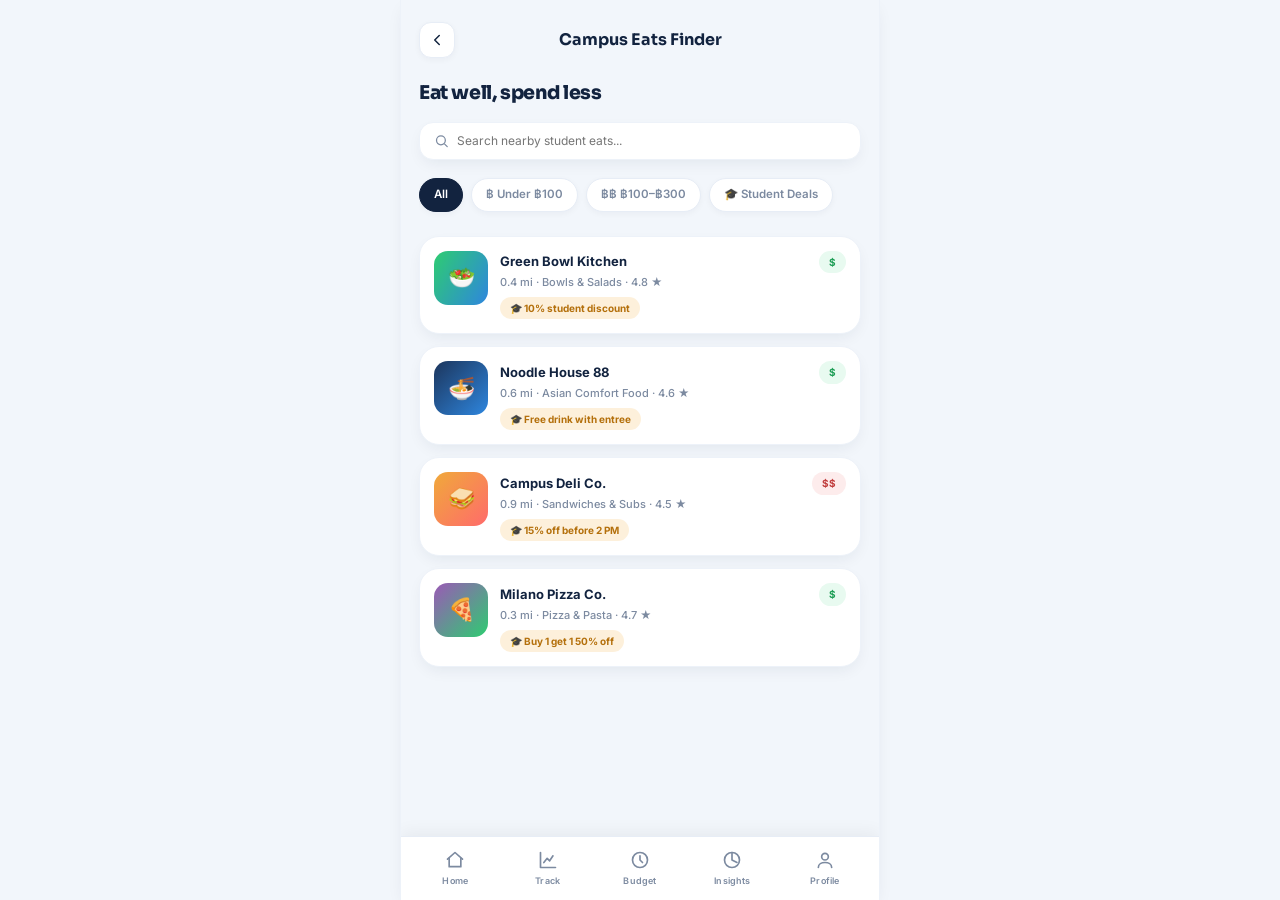
<file: pages/restaurant.html>
<!DOCTYPE html>
<html lang="en">
<head>
  <meta charset="UTF-8">
  <meta name="viewport" content="width=device-width, initial-scale=1.0, maximum-scale=1.0, user-scalable=no">
  <title>Monevo — Restaurant Finder</title>
  <link rel="manifest" href="../manifest.json">
  <meta name="theme-color" content="#12233F">
  <meta name="apple-mobile-web-app-capable" content="yes">
  <meta name="apple-mobile-web-app-status-bar-style" content="black-translucent">
  <meta name="apple-mobile-web-app-title" content="Monevo">
  <link rel="apple-touch-icon" href="../images/icon-192.png">
  <link rel="icon" type="image/png" href="../images/monevo-logo.png">
  <link rel="preconnect" href="https://fonts.googleapis.com">
  <link href="https://fonts.googleapis.com/css2?family=Sora:wght@400;600;700;800&family=Inter:wght@400;500;600;700&family=IBM+Plex+Mono:wght@500;600;700&display=swap" rel="stylesheet">
  <link rel="stylesheet" href="../css/style.css">
</head>
<body>

<div class="app-viewport">
  <div class="app-container" style="padding-top: 14px;">

      <!-- App Header -->
      <div class="app-header">
        <a href="dashboard.html" class="header-back">
          <svg class="ic" viewBox="0 0 24 24"><path d="M15 18l-6-6 6-6"/></svg>
        </a>
        <div class="header-title">Campus Eats Finder</div>
        <div style="width: 36px;"></div>
      </div>

      <div class="main-content" style="gap: 14px;">
        <div class="h1">Eat well, spend less</div>

        <!-- Search Bar -->
        <div class="card card-sm" style="display: flex; align-items: center; gap: 8px; padding: 10px 14px;">
          <svg class="ic" style="width: 16px; height: 16px; color: var(--text-muted);" viewBox="0 0 24 24"><circle cx="11" cy="11" r="7"/><path d="M21 21l-4-4"/></svg>
          <input type="text" id="restaurantSearchInput" oninput="filterRestaurants()" placeholder="Search nearby student eats..." style="width: 100%; font-size: 12px; color: var(--text-main);">
        </div>

        <!-- Filter Chips -->
        <div class="chip-container" id="filterChips">
          <div class="chip on" onclick="setFilter('all', this)">All</div>
          <div class="chip" onclick="setFilter('$', this)">฿ Under ฿100</div>
          <div class="chip" onclick="setFilter('$$', this)">฿฿ ฿100–฿300</div>
          <div class="chip" onclick="setFilter('deal', this)">🎓 Student Deals</div>
        </div>

        <!-- Restaurant List -->
        <div style="display: flex; flex-direction: column; gap: 12px;" id="restaurantListContainer">
          <!-- Rendered by JS -->
        </div>

      </div>

      <!-- Bottom Navigation Bar -->
      <div class="tabbar">
        <a href="dashboard.html" class="tab-item" data-tab="home">
          <svg viewBox="0 0 24 24"><path d="M3 11l9-8 9 8"/><path d="M5 10v10h14V10"/></svg>
          <span class="tab-lbl">Home</span>
        </a>
        <a href="expenses.html" class="tab-item" data-tab="track">
          <svg viewBox="0 0 24 24"><path d="M3 3v18h18"/><path d="M7 15l4-5 3 3 4-6"/></svg>
          <span class="tab-lbl">Track</span>
        </a>
        <a href="budget.html" class="tab-item" data-tab="budget">
          <svg viewBox="0 0 24 24"><circle cx="12" cy="12" r="9"/><path d="M12 7v5l3 3"/></svg>
          <span class="tab-lbl">Budget</span>
        </a>
        <a href="analytics.html" class="tab-item" data-tab="insights">
          <svg viewBox="0 0 24 24"><circle cx="12" cy="12" r="9"/><path d="M12 3v9l6 3"/></svg>
          <span class="tab-lbl">Insights</span>
        </a>
        <a href="profile.html" class="tab-item" data-tab="profile">
          <svg viewBox="0 0 24 24"><circle cx="12" cy="8" r="4"/><path d="M4 21c0-4 4-6 8-6s8 2 8 6"/></svg>
          <span class="tab-lbl">Profile</span>
        </a>
      </div>
    </div>
  </div>
</div>

<script src="../js/app.js"></script>
<script>
  let currentFilter = 'all';

  function setFilter(filter, el) {
    currentFilter = filter;
    document.querySelectorAll('#filterChips .chip').forEach(c => c.classList.remove('on'));
    el.classList.add('on');
    filterRestaurants();
  }

  function filterRestaurants() {
    const q = document.getElementById('restaurantSearchInput').value.toLowerCase().trim();
    const list = MonevoStore.state.restaurants;
    const container = document.getElementById('restaurantListContainer');

    const filtered = list.filter(r => {
      const matchQuery = !q || r.name.toLowerCase().includes(q) || r.category.toLowerCase().includes(q);
      let matchFilter = true;
      if (currentFilter === '$') matchFilter = r.price === '$';
      if (currentFilter === '$$') matchFilter = r.price === '$$';
      if (currentFilter === 'deal') matchFilter = !!r.discount;
      return matchQuery && matchFilter;
    });

    let html = '';
    const gradients = [
      'var(--grad)',
      'linear-gradient(135deg, #1C355C, #2E86DE)',
      'linear-gradient(135deg, #F0A93A, #FF6B6B)',
      'linear-gradient(135deg, #9B59B6, #2ECC71)'
    ];

    filtered.forEach((r, idx) => {
      const grad = gradients[idx % gradients.length];
      const isCheap = r.price === '$';
      const badgeColor = isCheap ? '#1E9E56' : '#C13E3E';
      const badgeBg = isCheap ? '#E8FAF0' : '#FDECEC';

      html += `
        <div class="card card-interactive" onclick="MonevoUI.showToast('${r.name}: Show student ID to redeem offer!', '📍')" style="display: flex; gap: 12px; padding: 14px;">
          <div style="width: 54px; height: 54px; border-radius: 14px; background: ${grad}; display: flex; align-items: center; justify-content: center; color: #fff; font-size: 22px; flex: none;">
            ${r.category.includes('Pizza') ? '🍕' : r.category.includes('Asian') ? '🍜' : r.category.includes('Bowls') ? '🥗' : '🥪'}
          </div>
          <div style="flex: 1;">
            <div class="row">
              <span style="font-size: 13px; font-weight: 700;">${r.name}</span>
              <span class="pill" style="background: ${badgeBg}; color: ${badgeColor};">${r.price}</span>
            </div>
            <div class="sub-text" style="margin-top: 2px;">${r.distance} · ${r.category} · ${r.rating}</div>
            ${r.discount ? `
              <div class="pill pill-gold" style="margin-top: 6px;">
                ${r.discount}
              </div>
            ` : ''}
          </div>
        </div>
      `;
    });

    if (filtered.length === 0) {
      html = `<div class="card sub-text" style="text-align: center; padding: 24px;">No restaurants found matching your criteria.</div>`;
    }

    container.innerHTML = html;
  }

  document.addEventListener('DOMContentLoaded', () => {
    filterRestaurants();
  });
</script>
</body>
</html>
</file>
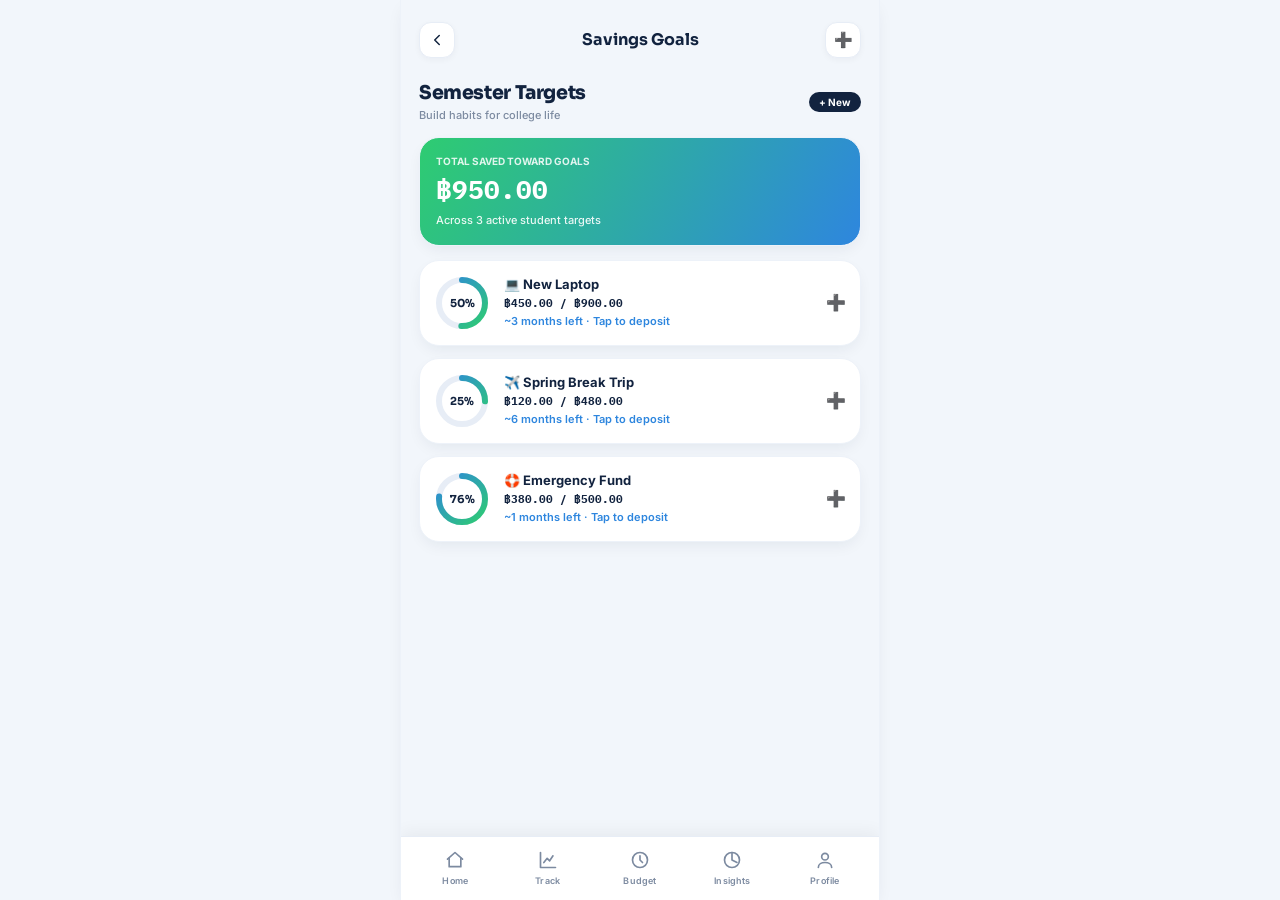
<file: pages/savings.html>
<!DOCTYPE html>
<html lang="en">
<head>
  <meta charset="UTF-8">
  <meta name="viewport" content="width=device-width, initial-scale=1.0, maximum-scale=1.0, user-scalable=no">
  <title>Monevo — Savings Goals</title>
  <link rel="manifest" href="../manifest.json">
  <meta name="theme-color" content="#12233F">
  <meta name="apple-mobile-web-app-capable" content="yes">
  <meta name="apple-mobile-web-app-status-bar-style" content="black-translucent">
  <meta name="apple-mobile-web-app-title" content="Monevo">
  <link rel="apple-touch-icon" href="../images/icon-192.png">
  <link rel="icon" type="image/png" href="../images/monevo-logo.png">
  <link rel="preconnect" href="https://fonts.googleapis.com">
  <link href="https://fonts.googleapis.com/css2?family=Sora:wght@400;600;700;800&family=Inter:wght@400;500;600;700&family=IBM+Plex+Mono:wght@500;600;700&display=swap" rel="stylesheet">
  <link rel="stylesheet" href="../css/style.css">
</head>
<body>

<div class="app-viewport">
  <div class="app-container" style="padding-top: 14px;">

      <!-- App Header -->
      <div class="app-header">
        <a href="dashboard.html" class="header-back">
          <svg class="ic" viewBox="0 0 24 24"><path d="M15 18l-6-6 6-6"/></svg>
        </a>
        <div class="header-title">Savings Goals</div>
        <div class="header-action" onclick="openNewGoalModal()">➕</div>
      </div>

      <div class="main-content" style="gap: 14px;">
        <div class="row">
          <div>
            <div class="h1">Semester Targets</div>
            <div class="sub-text">Build habits for college life</div>
          </div>
          <button class="pill pill-navy card-interactive" onclick="openNewGoalModal()">+ New</button>
        </div>

        <!-- Total Saved Summary Card -->
        <div class="card" style="background: var(--grad); color: #fff; padding: 16px;">
          <div style="font-size: 10px; font-weight: 700; text-transform: uppercase; opacity: 0.85;">Total Saved Toward Goals</div>
          <div class="mono" id="totalSavedDisplay" style="font-size: 26px; font-weight: 700; margin-top: 2px;">฿9,500.00</div>
          <div class="sub-text" style="color: rgba(255,255,255,0.9); margin-top: 4px;">Across 3 active student targets</div>
        </div>

        <!-- Goals List -->
        <div style="display: flex; flex-direction: column; gap: 12px;" id="savingsGoalList">
          <!-- Rendered by JS -->
        </div>

      </div>

      <!-- Bottom Navigation Bar -->
      <div class="tabbar">
        <a href="dashboard.html" class="tab-item" data-tab="home">
          <svg viewBox="0 0 24 24"><path d="M3 11l9-8 9 8"/><path d="M5 10v10h14V10"/></svg>
          <span class="tab-lbl">Home</span>
        </a>
        <a href="expenses.html" class="tab-item" data-tab="track">
          <svg viewBox="0 0 24 24"><path d="M3 3v18h18"/><path d="M7 15l4-5 3 3 4-6"/></svg>
          <span class="tab-lbl">Track</span>
        </a>
        <a href="budget.html" class="tab-item" data-tab="budget">
          <svg viewBox="0 0 24 24"><circle cx="12" cy="12" r="9"/><path d="M12 7v5l3 3"/></svg>
          <span class="tab-lbl">Budget</span>
        </a>
        <a href="analytics.html" class="tab-item" data-tab="insights">
          <svg viewBox="0 0 24 24"><circle cx="12" cy="12" r="9"/><path d="M12 3v9l6 3"/></svg>
          <span class="tab-lbl">Insights</span>
        </a>
        <a href="profile.html" class="tab-item" data-tab="profile">
          <svg viewBox="0 0 24 24"><circle cx="12" cy="8" r="4"/><path d="M4 21c0-4 4-6 8-6s8 2 8 6"/></svg>
          <span class="tab-lbl">Profile</span>
        </a>
      </div>

      <!-- Deposit Modal -->
      <div class="modal-overlay" id="depositModal">
        <div class="modal-card">
          <div class="row">
            <div class="h2" id="depositModalTitle">Add Funds to Goal</div>
            <span onclick="closeDepositModal()" style="cursor: pointer; font-size: 16px;">✕</span>
          </div>
          <div class="input-group">
            <label class="input-label">Deposit Amount (฿)</label>
            <input type="number" step="50" id="depositAmountInput" class="input-field mono" value="250.00">
          </div>
          <button class="btn-grad" onclick="confirmDeposit()">✓ Add Deposit</button>
        </div>
      </div>

      <!-- New Goal Modal -->
      <div class="modal-overlay" id="newGoalModal">
        <div class="modal-card">
          <div class="row">
            <div class="h2">Create New Goal</div>
            <span onclick="closeNewGoalModal()" style="cursor: pointer; font-size: 16px;">✕</span>
          </div>
          <div class="input-group">
            <label class="input-label">Goal Title</label>
            <input type="text" id="newGoalTitle" class="input-field" placeholder="e.g. Study Abroad, Graduation Suit">
          </div>
          <div class="input-group">
            <label class="input-label">Target Amount (฿)</label>
            <input type="number" id="newGoalTarget" class="input-field mono" placeholder="500.00">
          </div>
          <div class="input-group">
            <label class="input-label">Target Months</label>
            <input type="number" id="newGoalMonths" class="input-field" placeholder="4" value="4">
          </div>
          <button class="btn-grad" onclick="saveNewGoal()">+ Create Goal</button>
        </div>
      </div>
    </div>
  </div>
</div>

<script src="../js/app.js"></script>
<script>
  let selectedGoalId = null;

  function renderGoals() {
    const goals = MonevoStore.state.savingsGoals;
    const container = document.getElementById('savingsGoalList');
    let totalSaved = 0;

    let html = '';
    goals.forEach(g => {
      totalSaved += Number(g.currentAmount);
      const pct = Math.min(100, Math.round((g.currentAmount / g.targetAmount) * 100));
      const circumference = 145; // 2 * pi * 23
      const offset = circumference - (circumference * pct / 100);

      html += `
        <div class="card card-interactive" onclick="openDepositModal('${g.id}', '${g.title}')" style="display: flex; gap: 14px; align-items: center; padding: 14px;">
          <svg width="56" height="56" viewBox="0 0 56 56" style="flex: none;">
            <defs>
              <linearGradient id="goalGrad_${g.id}" x1="0" y1="1" x2="1" y2="0">
                <stop offset="0%" stop-color="#2ECC71"/>
                <stop offset="100%" stop-color="#2E86DE"/>
              </linearGradient>
            </defs>
            <circle cx="28" cy="28" r="23" stroke="var(--border-light)" stroke-width="6" fill="none"/>
            <circle cx="28" cy="28" r="23" stroke="url(#goalGrad_${g.id})" stroke-width="6" fill="none" stroke-linecap="round" stroke-dasharray="145" stroke-dashoffset="${offset}" transform="rotate(-90 28 28)"/>
            <text x="28" y="32" text-anchor="middle" font-family="Sora" font-size="11" font-weight="700" fill="var(--text-main)">${pct}%</text>
          </svg>
          <div style="flex: 1;">
            <div style="font-weight: 700; font-size: 13px;">${g.icon || '🎯'} ${g.title}</div>
            <div class="mono sub-text" style="color: var(--text-main); font-weight: 700; margin-top: 2px;">
              ${MonevoUI.formatCurrency(g.currentAmount)} / ${MonevoUI.formatCurrency(g.targetAmount)}
            </div>
            <div class="sub-text" style="color: var(--blue); font-weight: 600; margin-top: 2px;">
              ~${g.targetMonths} months left · Tap to deposit
            </div>
          </div>
          <span style="font-size: 16px; color: var(--text-muted);">➕</span>
        </div>
      `;
    });

    container.innerHTML = html;
    document.getElementById('totalSavedDisplay').textContent = MonevoUI.formatCurrency(totalSaved);
  }

  function openDepositModal(id, title) {
    selectedGoalId = id;
    document.getElementById('depositModalTitle').textContent = `Deposit to "${title}"`;
    document.getElementById('depositModal').classList.add('open');
  }

  function closeDepositModal() {
    document.getElementById('depositModal').classList.remove('open');
  }

  function confirmDeposit() {
    const amt = parseFloat(document.getElementById('depositAmountInput').value);
    if (!amt || amt <= 0) {
      MonevoUI.showToast('Please enter a valid amount', '⚠️');
      return;
    }
    MonevoStore.addGoalDeposit(selectedGoalId, amt);
    closeDepositModal();
    MonevoUI.showToast(`Deposited ${MonevoUI.formatCurrency(amt)}!`, '🎉');
    renderGoals();
  }

  function openNewGoalModal() {
    document.getElementById('newGoalModal').classList.add('open');
  }

  function closeNewGoalModal() {
    document.getElementById('newGoalModal').classList.remove('open');
  }

  function saveNewGoal() {
    const title = document.getElementById('newGoalTitle').value.trim();
    const target = parseFloat(document.getElementById('newGoalTarget').value);
    const months = parseInt(document.getElementById('newGoalMonths').value) || 3;

    if (!title || !target) {
      MonevoUI.showToast('Please fill in title and target', '⚠️');
      return;
    }

    MonevoStore.addSavingsGoal({
      title: title,
      icon: '🎯',
      currentAmount: 0.00,
      targetAmount: target,
      targetMonths: months
    });

    closeNewGoalModal();
    MonevoUI.showToast('New target created!', '✓');
    renderGoals();
  }

  document.addEventListener('DOMContentLoaded', () => {
    renderGoals();
  });
</script>
</body>
</html>
</file>
<file: css/style.css>
/* ==========================================================================
   MONEVO — Global Design System & Component Library
   Smart Money. Smarter Student Life.
   ========================================================================== */

:root {
  /* Brand Colors */
  --navy: #12233F;
  --navy-2: #1C355C;
  --navy-light: #2A4878;
  --green: #2ECC71;
  --green-dark: #27AE60;
  --blue: #2E86DE;
  --blue-dark: #1E6BB8;
  --coral: #FF6B6B;
  --gold: #F0A93A;
  --purple: #9B59B6;
  
  /* Neutral Palette - Light Theme */
  --bg: #F2F6FB;
  --card: #FFFFFF;
  --card-subtle: #F8FAFC;
  --text-main: #12233F;
  --text-muted: #7C8AA0;
  --text-subtle: #A3B1C6;
  --border-light: #E7EDF6;
  --border-subtle: #EDF2F9;
  
  /* Gradients */
  --grad: linear-gradient(120deg, var(--green), var(--blue));
  --grad-hover: linear-gradient(120deg, #27ae60, #1e6bb8);
  --grad-soft: linear-gradient(135deg, rgba(46,204,113,0.12), rgba(46,134,222,0.12));
  --grad-coral: linear-gradient(135deg, #FF6B6B, #FF8E8E);
  --grad-gold: linear-gradient(135deg, #F0A93A, #F7C06D);
  --grad-dark: linear-gradient(135deg, #1C355C, #12233F);

  /* Shadows */
  --shadow-sm: 0 2px 6px rgba(18, 35, 63, 0.04);
  --shadow-md: 0 6px 16px -4px rgba(18, 35, 63, 0.08);
  --shadow-lg: 0 16px 32px -8px rgba(18, 35, 63, 0.14);
  --shadow-btn: 0 10px 20px -6px rgba(46, 134, 222, 0.4);
  --shadow-phone: 0 32px 64px -16px rgba(18, 35, 63, 0.25), 0 0 0 1px rgba(18, 35, 63, 0.08);

  /* Typography */
  --font-brand: 'Sora', -apple-system, BlinkMacSystemFont, sans-serif;
  --font-body: 'Inter', -apple-system, BlinkMacSystemFont, sans-serif;
  --font-mono: 'IBM Plex Mono', monospace;

  /* Layout */
  --radius-sm: 8px;
  --radius-md: 14px;
  --radius-lg: 20px;
  --radius-pill: 999px;
  --radius-phone: 40px;
}

/* ==========================================================================
   Dark Theme Overrides
   ========================================================================== */
[data-theme="dark"] {
  --bg: #0C1726;
  --card: #14243B;
  --card-subtle: #192D48;
  --text-main: #F2F6FB;
  --text-muted: #94A3B8;
  --text-subtle: #64748B;
  --border-light: #203554;
  --border-subtle: #1C2F4A;
  --grad-soft: linear-gradient(135deg, rgba(46,204,113,0.18), rgba(46,134,222,0.18));
  --shadow-sm: 0 2px 6px rgba(0, 0, 0, 0.2);
  --shadow-md: 0 6px 16px -4px rgba(0, 0, 0, 0.35);
  --shadow-lg: 0 16px 32px -8px rgba(0, 0, 0, 0.5);
  --shadow-phone: 0 32px 64px -16px rgba(0, 0, 0, 0.6), 0 0 0 1px rgba(255, 255, 255, 0.08);
}

/* ==========================================================================
   Reset & Base Styles
   ========================================================================== */
* {
  box-sizing: border-box;
  margin: 0;
  padding: 0;
  -webkit-tap-highlight-color: transparent;
}

html, body {
  height: 100%;
  width: 100%;
  overflow: hidden;
  background-color: var(--bg);
  background-image: 
    radial-gradient(circle at 10% 10%, rgba(46, 204, 113, 0.05) 0%, transparent 40%),
    radial-gradient(circle at 90% 15%, rgba(46, 134, 222, 0.06) 0%, transparent 45%);
  font-family: var(--font-body);
  color: var(--text-main);
  line-height: 1.45;
  transition: background-color 0.25s ease, color 0.25s ease;
}

.mono { font-family: var(--font-mono); }
.brand-font { font-family: var(--font-brand); }

a {
  color: inherit;
  text-decoration: none;
}

button, input, select, textarea {
  font-family: inherit;
  font-size: inherit;
  border: none;
  outline: none;
  background: none;
}

/* ==========================================================================
   App Shell & Modern Web Application Layout
   ========================================================================== */
.app-viewport {
  height: 100vh;
  height: 100dvh;
  width: 100%;
  display: flex;
  flex-direction: column;
  align-items: center;
  justify-content: center;
  background-color: var(--bg);
  overflow: hidden;
}

.app-container, .screen-container, .phone-shell {
  width: 100%;
  max-width: 480px;
  height: 100vh;
  height: 100dvh;
  max-height: 100dvh;
  background: var(--bg);
  display: flex;
  flex-direction: column;
  position: relative;
  box-shadow: var(--shadow-md);
  border-left: 1px solid var(--border-subtle);
  border-right: 1px solid var(--border-subtle);
  margin: 0 auto;
  border-radius: 0;
  padding: 0;
  overflow: hidden;
}

@media (max-width: 520px) {
  .app-container, .screen-container, .phone-shell {
    max-width: 100%;
    border: none;
    box-shadow: none;
  }
}

/* Hide simulated hardware notch and status bar */
.notch, .statusbar {
  display: none !important;
}

/* App Header */
.app-header {
  padding: 8px 18px 12px;
  display: flex;
  align-items: center;
  justify-content: space-between;
  flex: none;
  z-index: 10;
}

.header-back {
  width: 36px;
  height: 36px;
  border-radius: 12px;
  background: var(--card);
  border: 1px solid var(--border-light);
  display: flex;
  align-items: center;
  justify-content: center;
  cursor: pointer;
  box-shadow: var(--shadow-sm);
  color: var(--text-main);
  transition: transform 0.15s ease, background-color 0.15s ease;
}

.header-back:active {
  transform: scale(0.92);
}

.header-title {
  font-family: var(--font-brand);
  font-weight: 700;
  font-size: 16px;
  color: var(--text-main);
  text-align: center;
}

.header-action {
  width: 36px;
  height: 36px;
  border-radius: 12px;
  background: var(--card);
  border: 1px solid var(--border-light);
  display: flex;
  align-items: center;
  justify-content: center;
  cursor: pointer;
  box-shadow: var(--shadow-sm);
  font-size: 15px;
}

/* Scrollable Main Content */
.main-content {
  flex: 1 1 0%;
  min-height: 0;
  overflow-y: auto;
  overflow-x: hidden;
  padding: 10px 18px 24px;
  display: flex;
  flex-direction: column;
  gap: 14px;
  -webkit-overflow-scrolling: touch;
}

.main-content::-webkit-scrollbar {
  width: 4px;
}
.main-content::-webkit-scrollbar-thumb {
  background: var(--border-light);
  border-radius: 4px;
}

/* ==========================================================================
   Bottom Navigation Bar (Fixed / Pinned like Instagram & Facebook)
   ========================================================================== */
.tabbar {
  flex: 0 0 auto;
  height: 64px;
  background: var(--card);
  border-top: 1px solid var(--border-light);
  display: flex;
  align-items: center;
  justify-content: space-around;
  padding: 0 8px calc(env(safe-area-inset-bottom, 0px) / 2);
  z-index: 50;
  box-shadow: 0 -4px 16px rgba(0, 0, 0, 0.05);
  position: relative;
}

.tab-item {
  display: flex;
  flex-direction: column;
  align-items: center;
  justify-content: center;
  gap: 4px;
  flex: 1;
  height: 100%;
  color: var(--text-muted);
  cursor: pointer;
  transition: color 0.15s ease, transform 0.15s ease;
  position: relative;
}

.tab-item:active {
  transform: scale(0.92);
}

.tab-item svg {
  width: 20px;
  height: 20px;
  stroke: currentColor;
  fill: none;
  stroke-width: 2;
  stroke-linecap: round;
  stroke-linejoin: round;
  transition: stroke 0.15s ease;
}

.tab-item .tab-lbl {
  font-size: 9px;
  font-weight: 600;
  letter-spacing: 0.02em;
}

.tab-item.active {
  color: var(--blue);
}

.tab-item.active svg {
  stroke: var(--blue);
}

.tab-item.active::after {
  content: '';
  position: absolute;
  top: 6px;
  width: 4px;
  height: 4px;
  border-radius: 50%;
  background: var(--blue);
}

/* ==========================================================================
   Universal Card & Component Styles
   ========================================================================== */
.card {
  background: var(--card);
  border-radius: var(--radius-lg);
  padding: 16px;
  box-shadow: var(--shadow-md);
  border: 1px solid var(--border-subtle);
  transition: transform 0.15s ease, box-shadow 0.15s ease;
}

.card-sm {
  padding: 12px 14px;
  border-radius: var(--radius-md);
}

.card-interactive {
  cursor: pointer;
}
.card-interactive:active {
  transform: scale(0.98);
}

.row {
  display: flex;
  align-items: center;
  justify-content: space-between;
}

.h1 {
  font-family: var(--font-brand);
  font-weight: 800;
  font-size: 19px;
  letter-spacing: -0.02em;
  color: var(--text-main);
}

.h2 {
  font-family: var(--font-brand);
  font-weight: 700;
  font-size: 14px;
  color: var(--text-main);
}

.sub-text {
  font-size: 11px;
  color: var(--text-muted);
  font-weight: 500;
}

/* Gradient Hero Balance Card */
.hero-balance-card {
  background: var(--grad);
  border-radius: var(--radius-lg);
  padding: 20px 20px 18px;
  color: #FFFFFF !important;
  box-shadow: 0 12px 28px -6px rgba(46, 134, 222, 0.45);
  position: relative;
  overflow: hidden;
  display: flex;
  flex-direction: column;
  width: 100%;
  box-sizing: border-box;
}

.hero-balance-card::before {
  content: '';
  position: absolute;
  right: -20px;
  bottom: -30px;
  width: 140px;
  height: 140px;
  border-radius: 50%;
  background: radial-gradient(circle, rgba(255,255,255,0.2) 0%, transparent 70%);
  pointer-events: none;
}

.hero-balance-label {
  font-size: 11px;
  font-weight: 700;
  letter-spacing: 0.08em;
  opacity: 0.92;
  text-transform: uppercase;
  color: #FFFFFF !important;
  margin-bottom: 2px;
}

.hero-balance-amount {
  font-family: var(--font-mono);
  font-size: 32px;
  font-weight: 800;
  line-height: 1.2;
  color: #FFFFFF !important;
  margin-top: 2px;
  letter-spacing: -0.02em;
}

/* Progress Bars */
.bar-track {
  height: 8px;
  border-radius: var(--radius-pill);
  background: var(--border-light);
  overflow: hidden;
  width: 100%;
}

.bar-fill {
  height: 100%;
  border-radius: var(--radius-pill);
  background: var(--grad);
  transition: width 0.4s ease;
}

.bar-fill.warning {
  background: var(--gold);
}

.bar-fill.danger {
  background: var(--coral);
}

/* Quick Action Buttons */
.quick-action-grid {
  display: grid;
  grid-template-columns: repeat(4, 1fr);
  gap: 10px;
}

.quick-action-btn {
  display: flex;
  flex-direction: column;
  align-items: center;
  gap: 6px;
  cursor: pointer;
}

.quick-action-btn:active .action-icon {
  transform: scale(0.9);
}

.action-icon {
  width: 44px;
  height: 44px;
  border-radius: 14px;
  background: var(--grad-soft);
  display: flex;
  align-items: center;
  justify-content: center;
  font-size: 19px;
  box-shadow: var(--shadow-sm);
  border: 1px solid var(--border-subtle);
  transition: transform 0.15s ease, background 0.15s ease;
}

.action-lbl {
  font-size: 10px;
  font-weight: 600;
  color: var(--text-main);
}

/* Buttons */
.btn-grad {
  background: var(--grad);
  color: #FFFFFF;
  font-family: var(--font-brand);
  font-weight: 700;
  font-size: 13px;
  padding: 13px 18px;
  border-radius: 14px;
  text-align: center;
  cursor: pointer;
  box-shadow: var(--shadow-btn);
  display: flex;
  align-items: center;
  justify-content: center;
  gap: 8px;
  transition: transform 0.15s ease, box-shadow 0.15s ease, opacity 0.15s ease;
  user-select: none;
}

.btn-grad:hover {
  opacity: 0.96;
}

.btn-grad:active {
  transform: scale(0.97);
  box-shadow: 0 4px 10px -2px rgba(46, 134, 222, 0.4);
}

.btn-secondary {
  background: var(--card);
  color: var(--text-main);
  border: 1px solid var(--border-light);
  font-family: var(--font-brand);
  font-weight: 700;
  font-size: 13px;
  padding: 12px 16px;
  border-radius: 14px;
  text-align: center;
  cursor: pointer;
  display: flex;
  align-items: center;
  justify-content: center;
  gap: 8px;
  box-shadow: var(--shadow-sm);
  transition: transform 0.15s ease;
}

.btn-secondary:active {
  transform: scale(0.97);
}

/* Pills & Badges */
.pill {
  border-radius: var(--radius-pill);
  padding: 4px 10px;
  font-size: 10px;
  font-weight: 700;
  display: inline-flex;
  align-items: center;
  gap: 4px;
}

.pill-green {
  background: rgba(46, 204, 113, 0.14);
  color: var(--green-dark);
}

.pill-coral {
  background: rgba(255, 107, 107, 0.14);
  color: var(--coral);
}

.pill-gold {
  background: rgba(240, 169, 58, 0.18);
  color: #B4700C;
}

.pill-navy {
  background: var(--navy);
  color: #FFFFFF;
}

.icon-badge {
  width: 36px;
  height: 36px;
  border-radius: 12px;
  display: flex;
  align-items: center;
  justify-content: center;
  font-size: 16px;
  flex: none;
}

/* Chips */
.chip-container {
  display: flex;
  gap: 8px;
  overflow-x: auto;
  flex: 0 0 auto;
  flex-shrink: 0;
  width: 100%;
  padding: 4px 0 8px;
  margin-bottom: 2px;
  -webkit-overflow-scrolling: touch;
  scrollbar-width: none;
}

.chip-container::-webkit-scrollbar {
  display: none;
}

.chip {
  flex: 0 0 auto;
  flex-shrink: 0;
  height: 34px;
  display: inline-flex;
  align-items: center;
  justify-content: center;
  border-radius: var(--radius-pill);
  padding: 0 14px;
  font-size: 11.5px;
  font-weight: 600;
  background: var(--card);
  border: 1px solid var(--border-light);
  color: var(--text-muted);
  cursor: pointer;
  white-space: nowrap;
  user-select: none;
  transition: all 0.15s ease;
  box-shadow: var(--shadow-sm);
}

.chip.active, .chip.on {
  background: var(--navy);
  color: #FFFFFF;
  border-color: var(--navy);
}

[data-theme="dark"] .chip.active, [data-theme="dark"] .chip.on {
  background: var(--blue);
  border-color: var(--blue);
}

/* Segmented Control Switcher */
.segmented-control {
  display: flex;
  flex: 0 0 auto;
  flex-shrink: 0;
  background: var(--border-light);
  border-radius: 12px;
  padding: 4px;
  gap: 4px;
}

.segmented-option {
  flex: 1;
  text-align: center;
  padding: 8px 12px;
  font-weight: 700;
  font-size: 12px;
  color: var(--text-muted);
  border-radius: 9px;
  cursor: pointer;
  transition: all 0.15s ease;
}

.segmented-option.active {
  background: var(--card);
  color: var(--text-main);
  box-shadow: var(--shadow-sm);
}

/* Form Inputs */
.input-group {
  display: flex;
  flex-direction: column;
  gap: 6px;
}

.input-label {
  font-size: 10px;
  font-weight: 700;
  color: var(--text-muted);
  letter-spacing: 0.06em;
  text-transform: uppercase;
}

.input-field {
  background: var(--card);
  border: 1.5px solid var(--border-light);
  border-radius: var(--radius-md);
  padding: 12px 14px;
  font-size: 13px;
  color: var(--text-main);
  transition: border-color 0.15s ease, box-shadow 0.15s ease;
  width: 100%;
}

.input-field:focus {
  border-color: var(--blue);
  box-shadow: 0 0 0 3px rgba(46, 134, 222, 0.15);
}

/* Modal Dialog */
.modal-overlay {
  position: absolute;
  top: 0;
  left: 0;
  right: 0;
  bottom: 0;
  background: rgba(18, 35, 63, 0.6);
  backdrop-filter: blur(4px);
  z-index: 200;
  display: flex;
  align-items: flex-end;
  opacity: 0;
  pointer-events: none;
  transition: opacity 0.25s ease;
}

.modal-overlay.open {
  opacity: 1;
  pointer-events: auto;
}

.modal-card {
  width: 100%;
  background: var(--card);
  border-radius: 24px 24px 0 0;
  padding: 20px 18px 28px;
  box-shadow: 0 -10px 30px rgba(0,0,0,0.2);
  transform: translateY(100%);
  transition: transform 0.25s cubic-bezier(0.16, 1, 0.3, 1);
  display: flex;
  flex-direction: column;
  gap: 14px;
  max-height: 80%;
  overflow-y: auto;
}

.modal-overlay.open .modal-card {
  transform: translateY(0);
}

/* Toast Notifications */
.toast-container {
  position: absolute;
  top: 48px;
  left: 50%;
  transform: translateX(-50%) translateY(-20px);
  background: var(--navy);
  color: #FFFFFF;
  padding: 10px 18px;
  border-radius: var(--radius-pill);
  font-size: 12px;
  font-weight: 600;
  box-shadow: var(--shadow-lg);
  display: flex;
  align-items: center;
  gap: 8px;
  opacity: 0;
  pointer-events: none;
  transition: all 0.25s cubic-bezier(0.16, 1, 0.3, 1);
  z-index: 300;
  white-space: nowrap;
}

.toast-container.show {
  opacity: 1;
  transform: translateX(-50%) translateY(0);
}

/* SVG Utilities */
svg.ic {
  width: 18px;
  height: 18px;
  stroke: currentColor;
  fill: none;
  stroke-width: 2;
  stroke-linecap: round;
  stroke-linejoin: round;
}
</file>
